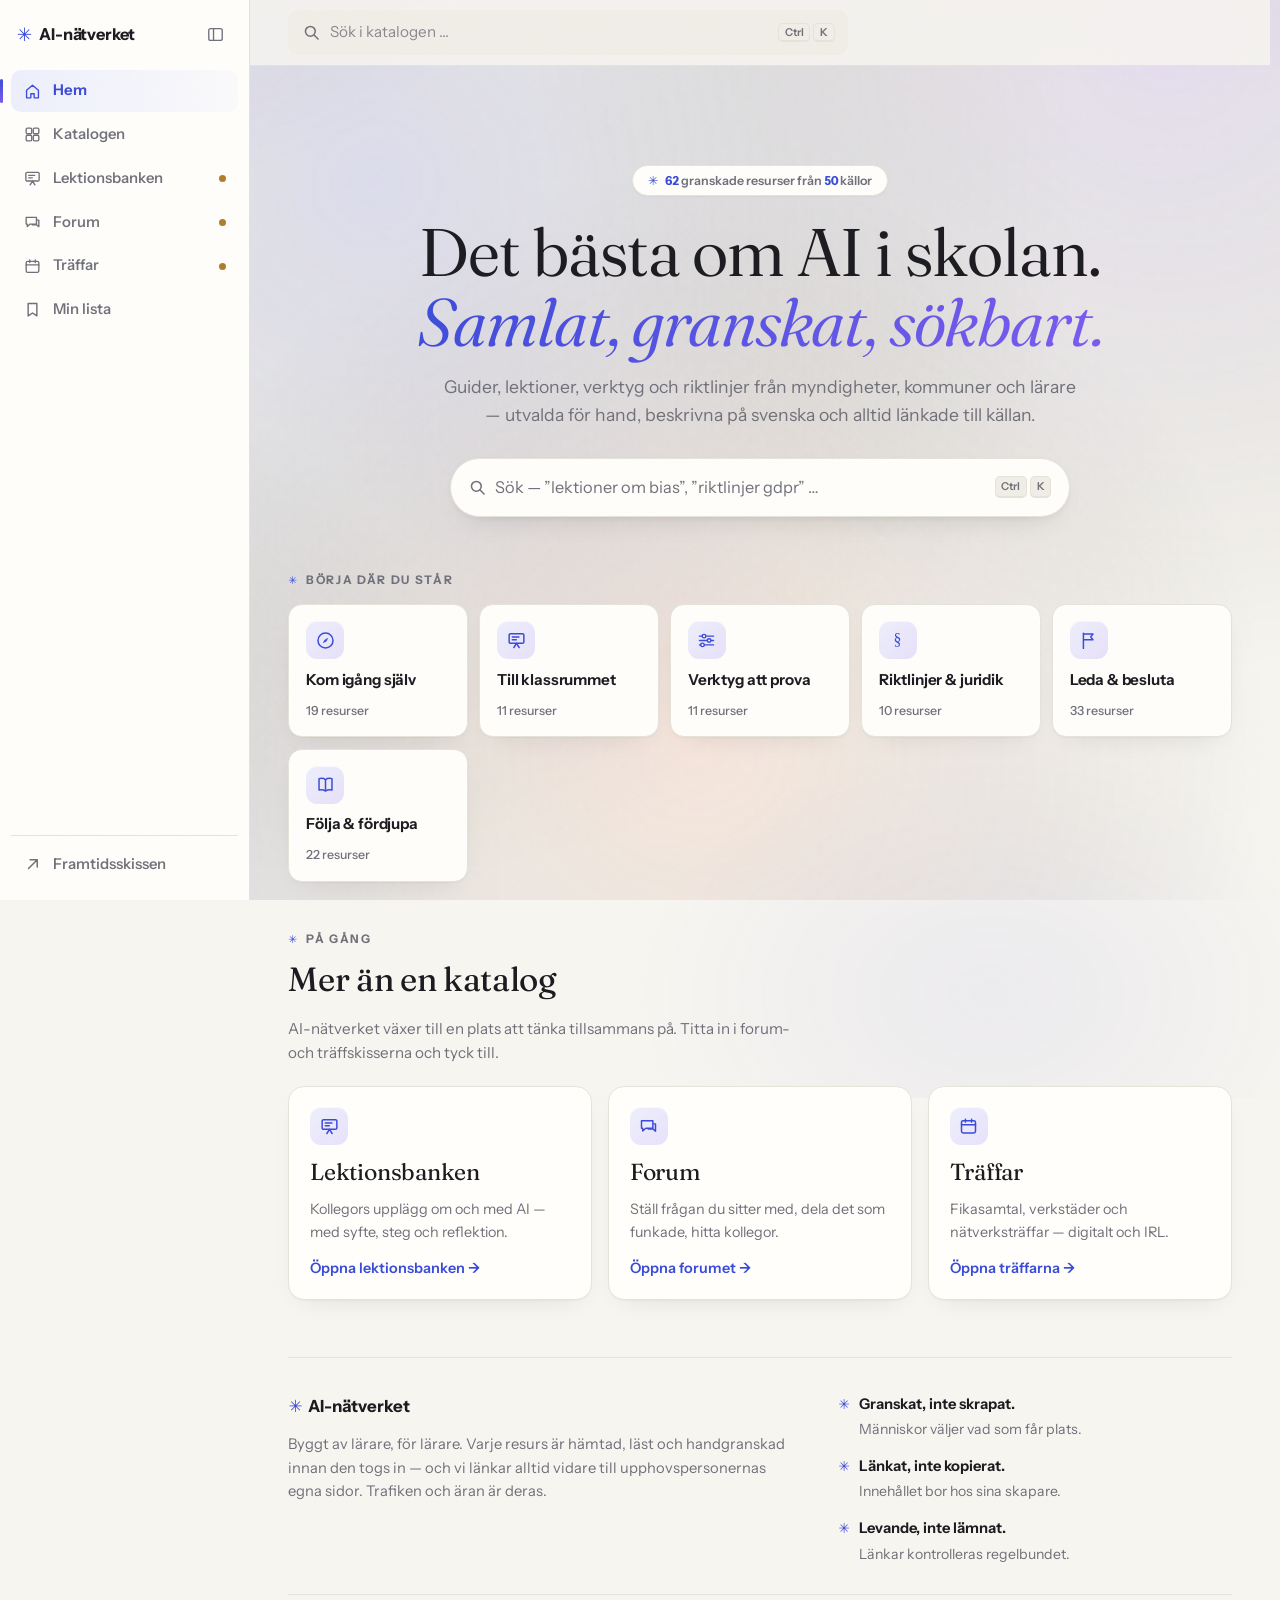
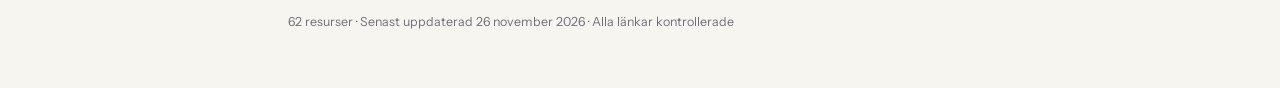
<file: site/index.html>
<!doctype html>
<html lang="sv">
<head>
  <meta charset="utf-8">
  <meta name="viewport" content="width=device-width, initial-scale=1">
  <title>AI-nätverket — AI och pedagogik i svensk skola</title>
  <meta name="description" content="Det bästa som redan finns om AI i skolan — granskat, beskrivet och sökbart. Guider, lektioner, verktyg, riktlinjer och forskning från myndigheter, kommuner och lärare.">
  <link rel="preconnect" href="https://fonts.googleapis.com">
  <link rel="preconnect" href="https://fonts.gstatic.com" crossorigin>
  <link href="https://fonts.googleapis.com/css2?family=Fraunces:ital,opsz,wght@0,9..144,300..700;1,9..144,300..700&family=Instrument+Sans:ital,wght@0,400..700;1,400..700&display=swap" rel="stylesheet">
  <link rel="stylesheet" href="stil.css">
  <link rel="icon" href="data:image/svg+xml,%3Csvg xmlns='http://www.w3.org/2000/svg' viewBox='0 0 100 100'%3E%3Ctext y='80' font-size='90'%3E✳%3C/text%3E%3C/svg%3E">
</head>
<body>

<svg style="display:none" aria-hidden="true" xmlns="http://www.w3.org/2000/svg">
  <defs>
    <symbol id="ik-hem" viewBox="0 0 24 24">
      <path d="M4.5 10.5 12 4l7.5 6.5V20h-5.4v-5.2h-4.2V20H4.5Z" fill="none" stroke="currentColor" stroke-width="1.7" stroke-linejoin="round"/>
    </symbol>
    <symbol id="ik-rutnat" viewBox="0 0 24 24">
      <g fill="none" stroke="currentColor" stroke-width="1.7">
        <rect x="4" y="4" width="7" height="7" rx="1.6"/><rect x="13" y="4" width="7" height="7" rx="1.6"/>
        <rect x="4" y="13" width="7" height="7" rx="1.6"/><rect x="13" y="13" width="7" height="7" rx="1.6"/>
      </g>
    </symbol>
    <symbol id="ik-kompass" viewBox="0 0 24 24">
      <circle cx="12" cy="12" r="8.6" fill="none" stroke="currentColor" stroke-width="1.7"/>
      <path d="M15.2 8.8 13 13 8.8 15.2 11 11 Z" fill="currentColor"/>
    </symbol>
    <symbol id="ik-tavla" viewBox="0 0 24 24">
      <rect x="3.6" y="4.2" width="16.8" height="11" rx="1.6" fill="none" stroke="currentColor" stroke-width="1.7"/>
      <path d="M7.2 8h7.6M7.2 11.2h4.6" fill="none" stroke="currentColor" stroke-width="1.7" stroke-linecap="round"/>
      <path d="M9 20l3-4.8L15 20" fill="none" stroke="currentColor" stroke-width="1.7" stroke-linecap="round" stroke-linejoin="round"/>
    </symbol>
    <symbol id="ik-verktyg" viewBox="0 0 24 24">
      <g fill="none" stroke="currentColor" stroke-width="1.7" stroke-linecap="round">
        <path d="M4 7h16M4 12h16M4 17h16"/>
        <circle cx="9.2" cy="7" r="2" fill="var(--yta, #fff)"/>
        <circle cx="15" cy="12" r="2" fill="var(--yta, #fff)"/>
        <circle cx="7.4" cy="17" r="2" fill="var(--yta, #fff)"/>
      </g>
    </symbol>
    <symbol id="ik-paragraf" viewBox="0 0 24 24">
      <text x="12" y="17.5" text-anchor="middle" font-size="18" font-family="Georgia, 'Times New Roman', serif" fill="currentColor">§</text>
    </symbol>
    <symbol id="ik-flagga" viewBox="0 0 24 24">
      <path d="M6.2 21V3.8" fill="none" stroke="currentColor" stroke-width="1.7" stroke-linecap="round"/>
      <path d="M6.2 4.6h10.9l-2.6 3.3 2.6 3.3H6.2" fill="none" stroke="currentColor" stroke-width="1.7" stroke-linejoin="round"/>
    </symbol>
    <symbol id="ik-bok" viewBox="0 0 24 24">
      <path d="M12 6.4C10.1 5 7.1 4.7 4.6 5.3v13.1c2.5-.6 5.5-.3 7.4 1.1 1.9-1.4 4.9-1.7 7.4-1.1V5.3C16.9 4.7 13.9 5 12 6.4Z" fill="none" stroke="currentColor" stroke-width="1.7" stroke-linejoin="round"/>
      <path d="M12 6.6v12.6" fill="none" stroke="currentColor" stroke-width="1.7"/>
    </symbol>
    <symbol id="ik-bokmarke" viewBox="0 0 24 24">
      <path d="M6.5 4.5h11V20l-5.5-3.6L6.5 20Z" fill="none" stroke="currentColor" stroke-width="1.8" stroke-linejoin="round"/>
    </symbol>
    <symbol id="ik-bokmarke-fylld" viewBox="0 0 24 24">
      <path d="M6.5 4.5h11V20l-5.5-3.6L6.5 20Z" fill="currentColor" stroke="currentColor" stroke-width="1.8" stroke-linejoin="round"/>
    </symbol>
    <symbol id="ik-extern" viewBox="0 0 24 24">
      <path d="M9 6h9v9M18 6 7 17" fill="none" stroke="currentColor" stroke-width="1.9" stroke-linecap="round" stroke-linejoin="round"/>
    </symbol>
    <symbol id="ik-forum" viewBox="0 0 24 24">
      <path d="M4 5.5h13v8.5H9l-3.6 3V14H4Z" fill="none" stroke="currentColor" stroke-width="1.7" stroke-linejoin="round"/>
      <path d="M17.5 9H20v8.3l-3-2.5h-6" fill="none" stroke="currentColor" stroke-width="1.7" stroke-linejoin="round"/>
    </symbol>
    <symbol id="ik-kalender" viewBox="0 0 24 24">
      <rect x="4" y="5.5" width="16" height="14" rx="2" fill="none" stroke="currentColor" stroke-width="1.7"/>
      <path d="M4 10h16M8.5 3.8v3.2M15.5 3.8v3.2" fill="none" stroke="currentColor" stroke-width="1.7" stroke-linecap="round"/>
    </symbol>
    <symbol id="ik-sok" viewBox="0 0 24 24">
      <circle cx="10.5" cy="10.5" r="7" fill="none" stroke="currentColor" stroke-width="2.2"/>
      <line x1="15.8" y1="15.8" x2="21.5" y2="21.5" stroke="currentColor" stroke-width="2.2" stroke-linecap="round"/>
    </symbol>
    <symbol id="ik-sidomeny" viewBox="0 0 24 24">
      <rect x="3.5" y="4.5" width="17" height="15" rx="2.4" fill="none" stroke="currentColor" stroke-width="1.7"/>
      <path d="M9.5 4.5v15" fill="none" stroke="currentColor" stroke-width="1.7"/>
    </symbol>
  </defs>
</svg>

<canvas class="duk" id="duk" aria-hidden="true"></canvas>

<div class="skal">

<div class="bakplatta" id="bakplatta" hidden></div>

<aside class="sidomeny" id="sidomeny">
  <div class="sidomeny__topp">
    <a class="sidomeny__marke" href="#/hem"><span aria-hidden="true">✳</span><span class="sidomeny__text">AI-nätverket</span></a>
    <button class="sidomeny__kollaps" id="kollaps" type="button" title="Fäll ihop menyn" aria-label="Fäll ihop menyn">
      <svg aria-hidden="true"><use href="#ik-sidomeny"></use></svg>
    </button>
  </div>
  <nav class="sidomeny__nav" aria-label="Huvudmeny">
    <a href="#/hem" data-vy="hem"><svg aria-hidden="true"><use href="#ik-hem"></use></svg><span class="sidomeny__text">Hem</span></a>
    <a href="#/katalog" data-vy="katalog"><svg aria-hidden="true"><use href="#ik-rutnat"></use></svg><span class="sidomeny__text">Katalogen</span></a>
    <a href="#/lektioner" data-vy="lektioner"><svg aria-hidden="true"><use href="#ik-tavla"></use></svg><span class="sidomeny__text">Lektionsbanken</span><span class="demo-prik" title="Skiss"></span></a>
    <a href="#/forum" data-vy="forum"><svg aria-hidden="true"><use href="#ik-forum"></use></svg><span class="sidomeny__text">Forum</span><span class="demo-prik" title="Skiss"></span></a>
    <a href="#/traffar" data-vy="traffar"><svg aria-hidden="true"><use href="#ik-kalender"></use></svg><span class="sidomeny__text">Träffar</span><span class="demo-prik" title="Skiss"></span></a>
    <a href="#/lista" data-vy="lista"><svg aria-hidden="true"><use href="#ik-bokmarke"></use></svg><span class="sidomeny__text">Min lista</span><span class="nav__antal" id="lista-antal" hidden></span></a>
  </nav>
  <div class="sidomeny__fot">
    <a href="prototyp/index.html"><svg aria-hidden="true"><use href="#ik-extern"></use></svg><span class="sidomeny__text">Framtidsskissen</span></a>
  </div>
</aside>

<div class="huvudyta">

  <div class="topprad">
    <button class="topprad__meny" id="oppna-meny" type="button" aria-label="Öppna menyn">
      <svg aria-hidden="true"><use href="#ik-sidomeny"></use></svg>
    </button>
    <div class="sok__falt sok__falt--topp">
      <svg class="sok__ikon" aria-hidden="true"><use href="#ik-sok"></use></svg>
      <input id="sokfalt" type="search" autocomplete="off" spellcheck="false"
             placeholder="Sök i katalogen …" aria-label="Sök i katalogen">
      <button id="rensa-sok" class="sok__rensa" type="button" hidden aria-label="Rensa sökningen">×</button>
      <button class="sok__kbd" id="oppna-palett" type="button" title="Öppna snabbsök"><kbd>Ctrl</kbd><kbd>K</kbd></button>
    </div>
  </div>

  <main class="vyer">

    <section class="vy" data-vy="hem" aria-label="Hem">
      <div class="ram">
        <div class="hero__inre">
          <p class="hero__pill" id="hero-pill">Granskad katalog · uppdaterad löpande</p>
          <h1 class="hero__rubrik">Det bästa om AI i skolan.<br><em>Samlat, granskat, sökbart.</em></h1>
          <p class="hero__ingress">
            Guider, lektioner, verktyg och riktlinjer från myndigheter, kommuner och
            lärare — utvalda för hand, beskrivna på svenska och alltid länkade till källan.
          </p>
          <button class="storsok" id="storsok" type="button">
            <svg class="sok__ikon" aria-hidden="true"><use href="#ik-sok"></use></svg>
            <span>Sök — ”lektioner om bias”, ”riktlinjer gdpr” …</span>
            <span class="storsok__kbd"><kbd>Ctrl</kbd><kbd>K</kbd></span>
          </button>
        </div>

        <div class="ingangar avsnitt-reveal">
          <p class="ogonbryn">Börja där du står</p>
          <div class="ingangar__nat" id="ingangar"></div>
        </div>

        <div class="mer avsnitt-reveal">
          <p class="ogonbryn">På gång</p>
          <h2>Mer än en katalog</h2>
          <p class="mer__intro">AI-nätverket växer till en plats att tänka tillsammans på.
          Titta in i forum- och träffskisserna och tyck till.</p>
          <div class="mer__nat">
            <a class="mer__kort" href="#/lektioner">
              <span class="ik" aria-hidden="true"><svg><use href="#ik-tavla"></use></svg></span>
              <h3>Lektionsbanken</h3>
              <p>Kollegors upplägg om och med AI — med syfte, steg och reflektion.</p>
              <span class="mer__lank">Öppna lektionsbanken →</span>
            </a>
            <a class="mer__kort" href="#/forum">
              <span class="ik" aria-hidden="true"><svg><use href="#ik-forum"></use></svg></span>
              <h3>Forum</h3>
              <p>Ställ frågan du sitter med, dela det som funkade, hitta kollegor.</p>
              <span class="mer__lank">Öppna forumet →</span>
            </a>
            <a class="mer__kort" href="#/traffar">
              <span class="ik" aria-hidden="true"><svg><use href="#ik-kalender"></use></svg></span>
              <h3>Träffar</h3>
              <p>Fikasamtal, verkstäder och nätverksträffar — digitalt och IRL.</p>
              <span class="mer__lank">Öppna träffarna →</span>
            </a>
          </div>
        </div>

        <footer class="fot" id="om">
          <div class="fot__spalter">
            <div>
              <p class="fot__marke"><span aria-hidden="true">✳</span> AI-nätverket</p>
              <p class="fot__text">
                Byggt av lärare, för lärare. Varje resurs är hämtad, läst och handgranskad
                innan den togs in — och vi länkar alltid vidare till upphovspersonernas egna
                sidor. Trafiken och äran är deras.
              </p>
            </div>
            <ul class="fot__principer">
              <li><b>Granskat, inte skrapat.</b><span>Människor väljer vad som får plats.</span></li>
              <li><b>Länkat, inte kopierat.</b><span>Innehållet bor hos sina skapare.</span></li>
              <li><b>Levande, inte lämnat.</b><span>Länkar kontrolleras regelbundet.</span></li>
            </ul>
          </div>
          <p class="fot__meta" id="fot-meta"></p>
        </footer>
      </div>
    </section>

    <section class="vy" data-vy="katalog" aria-label="Katalogen">
      <div class="ram">
        <div class="vy__huvud">
          <p class="ogonbryn">Katalogen</p>
          <h2>Bläddra, filtrera eller sök</h2>
        </div>

        <div class="filter">
          <div class="filter__grupp" data-grupp="typ">
            <span class="filter__etikett">Jag letar efter</span>
            <div class="chips" id="chips-typ" role="group" aria-label="Filtrera på resurstyp"></div>
          </div>
          <div class="filter__grupp" data-grupp="teman">
            <span class="filter__etikett">Tema</span>
            <div class="chips" id="chips-teman" role="group" aria-label="Filtrera på tema"></div>
          </div>
          <div class="filter__rad">
            <details class="meny" data-grupp="malgrupp">
              <summary>Målgrupp<span class="meny__antal" hidden></span></summary>
              <div class="meny__lista"></div>
            </details>
            <details class="meny" data-grupp="stadium">
              <summary>Stadium<span class="meny__antal" hidden></span></summary>
              <div class="meny__lista"></div>
            </details>
            <details class="meny" data-grupp="kostnad">
              <summary>Kostnad<span class="meny__antal" hidden></span></summary>
              <div class="meny__lista"></div>
            </details>
            <button id="rensa-allt" class="filter__rensa" type="button" hidden>Rensa alla filter</button>
          </div>
        </div>

        <p class="resultat__antal" id="antal" role="status" aria-live="polite"></p>
        <div class="kortnat" id="kortnat"></div>
        <div class="tomt" id="tomt" hidden>
          <p class="tomt__stjarna" aria-hidden="true">✳</p>
          <p class="tomt__rubrik">Inget här — än.</p>
          <p>Ingen resurs matchar sökningen. Prova ett bredare ord, eller
             <button class="tomt__knapp" id="tomt-rensa" type="button">rensa allt</button>.</p>
        </div>
      </div>
    </section>

    <section class="vy" data-vy="lektioner" aria-label="Lektionsbanken">
      <div class="ram">
        <div class="vy__huvud">
          <p class="ogonbryn">Lektionsbanken · <span class="demo-ord">Skiss</span></p>
          <h2>Undervisning om och med AI</h2>
          <p class="mer__intro">Beprövade upplägg från kollegor — med syfte, material, steg
          och lärarens egen reflektion. Klicka på en lektion för hela upplägget.</p>
        </div>
        <p class="demo-banner">Lektionerna nedan är exempel, och det du delar sparas bara i
        din webbläsare — men flödena är på riktigt. Tyck till i Utvärderingsrummet.</p>
        <div class="verktygsrad">
          <div class="chips" id="lek-filter" role="group" aria-label="Filtrera lektioner"></div>
          <button class="knapp knapp--primar" id="lek-dela" type="button">+ Dela en lektion</button>
        </div>
        <div class="lek-nat" id="lek-nat"></div>
      </div>
    </section>

    <section class="vy" data-vy="forum" aria-label="Forum">
      <div class="ram ram--smal">
        <div class="vy__huvud">
          <p class="ogonbryn">Forum · <span class="demo-ord">Skiss</span></p>
          <h2>Tänk tillsammans</h2>
          <p class="mer__intro">Ställ frågan du sitter med, dela det som funkade,
          hitta kollegor med samma utmaning.</p>
        </div>
        <p class="demo-banner">Trådarna är exempel, och det du skriver sparas bara i din
        webbläsare — men flödena är på riktigt. Tyck till i Utvärderingsrummet.</p>
        <div class="verktygsrad">
          <div class="chips" id="forum-kategorier" role="group" aria-label="Filtrera på kategori"></div>
          <button class="knapp knapp--primar" id="trad-ny" type="button">+ Starta en tråd</button>
        </div>
        <div class="tradar" id="tradar-lista"></div>
      </div>
    </section>

    <section class="vy" data-vy="traffar" aria-label="Träffar">
      <div class="ram ram--smal">
        <div class="vy__huvud">
          <p class="ogonbryn">Träffar · <span class="demo-ord">Skiss</span></p>
          <h2>Ses och lär</h2>
          <p class="mer__intro">Digitala fikasamtal, verkstäder och nätverksträffar —
          anmäl dig, eller skapa en egen.</p>
        </div>
        <p class="demo-banner">Träffarna är exempel, och anmälningar sparas bara i din
        webbläsare — men flödena är på riktigt. Tyck till i Utvärderingsrummet.</p>
        <div class="verktygsrad">
          <span class="verktygsrad__text" id="traff-antal"></span>
          <button class="knapp knapp--primar" id="traff-ny" type="button">+ Skapa en träff</button>
        </div>
        <div class="traffar" id="traffar-lista"></div>
      </div>
    </section>

    <section class="vy" data-vy="lista" aria-label="Min lista">
      <div class="ram ram--smal">
        <div class="vy__huvud">
          <p class="ogonbryn">Min lista</p>
          <h2 id="lista-rubrik"></h2>
          <p class="mer__intro">Sparas i din webbläsare — perfekt för att samla material till en
          lektion, ett arbetslag eller en studiedag.</p>
        </div>
        <div class="lista__rader" id="lista-rader"></div>
        <div class="qv__rad">
          <button class="knapp knapp--primar" id="lista-kopiera" type="button">Kopiera alla länkar</button>
          <button class="knapp" id="lista-rensa" type="button">Töm listan</button>
        </div>
      </div>
    </section>

  </main>
</div>
</div>

<dialog class="dialog qv" id="qv" aria-label="Resursdetaljer">
  <button class="dialog__stang" type="button" data-stang aria-label="Stäng">×</button>
  <div class="qv__media" id="qv-media"></div>
  <div class="qv__kropp">
    <p class="qv__topp" id="qv-topp"></p>
    <h3 class="qv__titel" id="qv-titel"></h3>
    <p class="qv__beskrivning" id="qv-beskrivning"></p>
    <div class="qv__taggar" id="qv-taggar"></div>
    <div class="qv__rad">
      <a class="knapp knapp--primar" id="qv-oppna" href="#" target="_blank" rel="noopener">
        Öppna hos källan <svg aria-hidden="true"><use href="#ik-extern"></use></svg>
      </a>
      <button class="knapp" id="qv-spara" type="button"></button>
    </div>
  </div>
</dialog>

<dialog class="dialog palett" id="palett" aria-label="Snabbsök">
  <div class="palett__falt">
    <svg class="sok__ikon" aria-hidden="true"><use href="#ik-sok"></use></svg>
    <input id="palett-input" type="text" autocomplete="off" spellcheck="false" placeholder="Snabbsök i katalogen …" aria-label="Snabbsök">
    <kbd>Esc</kbd>
  </div>
  <div class="palett__resultat" id="palett-resultat" role="listbox" aria-label="Sökträffar"></div>
</dialog>

<dialog class="dialog detalj" id="detalj" aria-label="Detaljer">
  <button class="dialog__stang" type="button" data-stang aria-label="Stäng">×</button>
  <div class="detalj__kropp" id="detalj-kropp"></div>
</dialog>

<script src="data.js"></script>
<script src="prototyp/demo.js"></script>
<script src="app.js"></script>
</body>
</html>
</file>
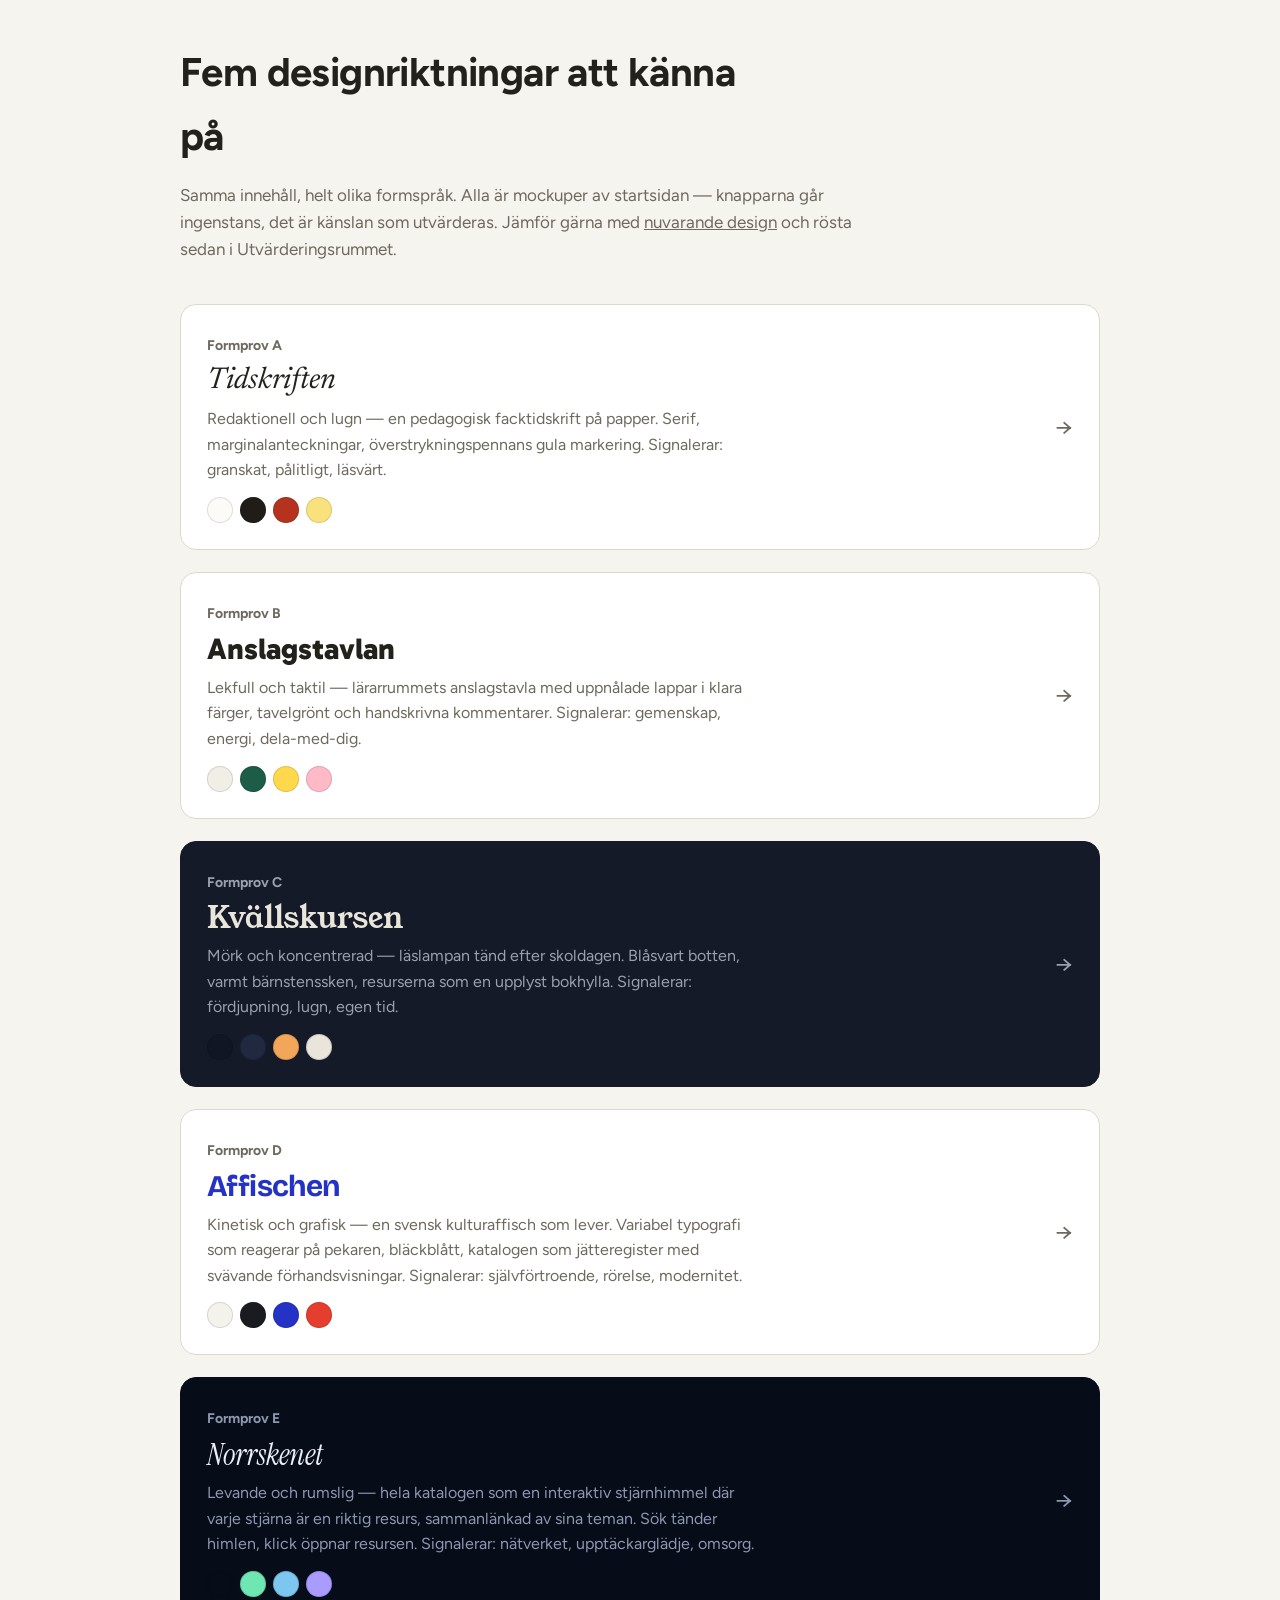
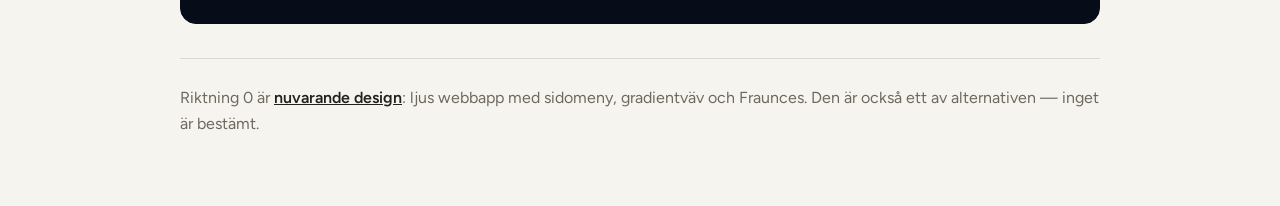
<file: site/formprov/index.html>
<!doctype html>
<html lang="sv">
<head>
<meta charset="utf-8">
<meta name="viewport" content="width=device-width, initial-scale=1">
<title>Formprov — fem designriktningar</title>
<link rel="preconnect" href="https://fonts.googleapis.com">
<link rel="preconnect" href="https://fonts.gstatic.com" crossorigin>
<link href="https://fonts.googleapis.com/css2?family=Newsreader:ital@1&family=Gabarito:wght@700;800&family=Young+Serif&family=Figtree:wght@400;500;600;700&family=Bricolage+Grotesque:opsz,wght@12..96,700&family=Instrument+Serif:ital@1&display=swap" rel="stylesheet">
<style>
:root{ --bg:#f6f4ef; --ink:#23211c; --dis:#6e695e; --kant:#ddd8cc }
*{box-sizing:border-box;margin:0;padding:0}
body{background:var(--bg); color:var(--ink); font-family:"Figtree",system-ui,sans-serif; font-size:17px; line-height:1.6}
.yta{max-width:960px; margin:0 auto; padding:40px 20px 70px}
h1{font-size:clamp(28px,4.5vw,40px); font-weight:700; letter-spacing:-.015em; max-width:22ch}
.ingress{margin-top:14px; color:var(--dis); max-width:62ch}
.ingress a{color:inherit}
.prov{margin-top:40px; display:grid; gap:22px}
.kort{display:grid; grid-template-columns:minmax(0,1fr) auto; gap:18px; align-items:center; text-decoration:none; color:inherit; border:1.5px solid var(--kant); border-radius:16px; background:#fff; padding:26px 26px; transition:border-color .15s ease, transform .15s ease}
.kort:hover{border-color:var(--ink); transform:translateY(-2px)}
.kort .bokstav{font-size:14px; font-weight:700; color:var(--dis)}
.kort h2{margin-top:6px; font-size:30px; line-height:1.15}
.kort p{margin-top:8px; color:var(--dis); font-size:16px; max-width:56ch}
.kort .palett{display:flex; gap:7px; margin-top:14px}
.kort .palett i{width:26px; height:26px; border-radius:50%; border:1px solid rgba(0,0,0,.12)}
.kort .pil{font-size:24px; color:var(--dis)}
.kort:hover .pil{color:var(--ink)}
.kort--a h2{font-family:"Newsreader",Georgia,serif; font-style:italic; font-weight:400}
.kort--b h2{font-family:"Gabarito",sans-serif; font-weight:800}
.kort--c{background:#151a28; color:#e9e5da; border-color:#151a28}
.kort--c h2{font-family:"Young Serif",Georgia,serif; font-weight:400}
.kort--c p,.kort--c .bokstav,.kort--c .pil{color:#9aa0b0}
.kort--c:hover{border-color:#f2a65a}
.kort--c:hover .pil{color:#f2a65a}
.kort--d h2{font-family:"Bricolage Grotesque",sans-serif; font-weight:700; letter-spacing:-.02em; color:#2433C6}
.kort--d:hover{border-color:#2433C6}
.kort--d:hover .pil{color:#2433C6}
.kort--e{background:#070C19; color:#ECEFF9; border-color:#070C19}
.kort--e h2{font-family:"Instrument Serif",Georgia,serif; font-weight:400; font-style:italic}
.kort--e p,.kort--e .bokstav,.kort--e .pil{color:#8E97AF}
.kort--e:hover{border-color:#6FE7B2}
.kort--e:hover .pil{color:#6FE7B2}
.nuvarande{margin-top:34px; padding-top:26px; border-top:1.5px solid var(--kant); color:var(--dis); font-size:16px}
.nuvarande a{color:var(--ink); font-weight:600}
@media(max-width:560px){ .kort{grid-template-columns:minmax(0,1fr)} .kort .pil{display:none} }
:focus-visible{outline:2px solid var(--ink); outline-offset:3px}
</style>
</head>
<body>
<div class="yta">
  <h1>Fem designriktningar att känna på</h1>
  <p class="ingress">Samma innehåll, helt olika formspråk. Alla är mockuper av startsidan — knapparna går ingenstans, det är känslan som utvärderas. Jämför gärna med <a href="../">nuvarande design</a> och rösta sedan i Utvärderingsrummet.</p>

  <div class="prov">
    <a class="kort kort--a" href="tidskriften.html">
      <span>
        <span class="bokstav">Formprov A</span>
        <h2>Tidskriften</h2>
        <p>Redaktionell och lugn — en pedagogisk facktidskrift på papper. Serif, marginalanteckningar, överstrykningspennans gula markering. Signalerar: granskat, pålitligt, läsvärt.</p>
        <span class="palett"><i style="background:#fcfbf7"></i><i style="background:#201d18"></i><i style="background:#b5321f"></i><i style="background:#f9e27d"></i></span>
      </span>
      <span class="pil">→</span>
    </a>
    <a class="kort kort--b" href="anslagstavlan.html">
      <span>
        <span class="bokstav">Formprov B</span>
        <h2>Anslagstavlan</h2>
        <p>Lekfull och taktil — lärarrummets anslagstavla med uppnålade lappar i klara färger, tavelgrönt och handskrivna kommentarer. Signalerar: gemenskap, energi, dela-med-dig.</p>
        <span class="palett"><i style="background:#f1eee6"></i><i style="background:#1d5c47"></i><i style="background:#ffd84d"></i><i style="background:#ffb9c7"></i></span>
      </span>
      <span class="pil">→</span>
    </a>
    <a class="kort kort--c" href="kvallskursen.html">
      <span>
        <span class="bokstav">Formprov C</span>
        <h2>Kvällskursen</h2>
        <p>Mörk och koncentrerad — läslampan tänd efter skoldagen. Blåsvart botten, varmt bärnstenssken, resurserna som en upplyst bokhylla. Signalerar: fördjupning, lugn, egen tid.</p>
        <span class="palett"><i style="background:#111624"></i><i style="background:#202940"></i><i style="background:#f2a65a"></i><i style="background:#e9e5da"></i></span>
      </span>
      <span class="pil">→</span>
    </a>
    <a class="kort kort--d" href="affischen.html">
      <span>
        <span class="bokstav">Formprov D</span>
        <h2>Affischen</h2>
        <p>Kinetisk och grafisk — en svensk kulturaffisch som lever. Variabel typografi som reagerar på pekaren, bläckblått, katalogen som jätteregister med svävande förhandsvisningar. Signalerar: självförtroende, rörelse, modernitet.</p>
        <span class="palett"><i style="background:#F3F2EB"></i><i style="background:#1A1B20"></i><i style="background:#2433C6"></i><i style="background:#E53D2E"></i></span>
      </span>
      <span class="pil">→</span>
    </a>
    <a class="kort kort--e" href="norrskenet.html">
      <span>
        <span class="bokstav">Formprov E</span>
        <h2>Norrskenet</h2>
        <p>Levande och rumslig — hela katalogen som en interaktiv stjärnhimmel där varje stjärna är en riktig resurs, sammanlänkad av sina teman. Sök tänder himlen, klick öppnar resursen. Signalerar: nätverket, upptäckarglädje, omsorg.</p>
        <span class="palett"><i style="background:#070C19"></i><i style="background:#6FE7B2"></i><i style="background:#7CC6EF"></i><i style="background:#A99BFF"></i></span>
      </span>
      <span class="pil">→</span>
    </a>
  </div>

  <p class="nuvarande">Riktning 0 är <a href="../">nuvarande design</a>: ljus webbapp med sidomeny, gradientväv och Fraunces. Den är också ett av alternativen — inget är bestämt.</p>
</div>
</body>
</html>
</file>
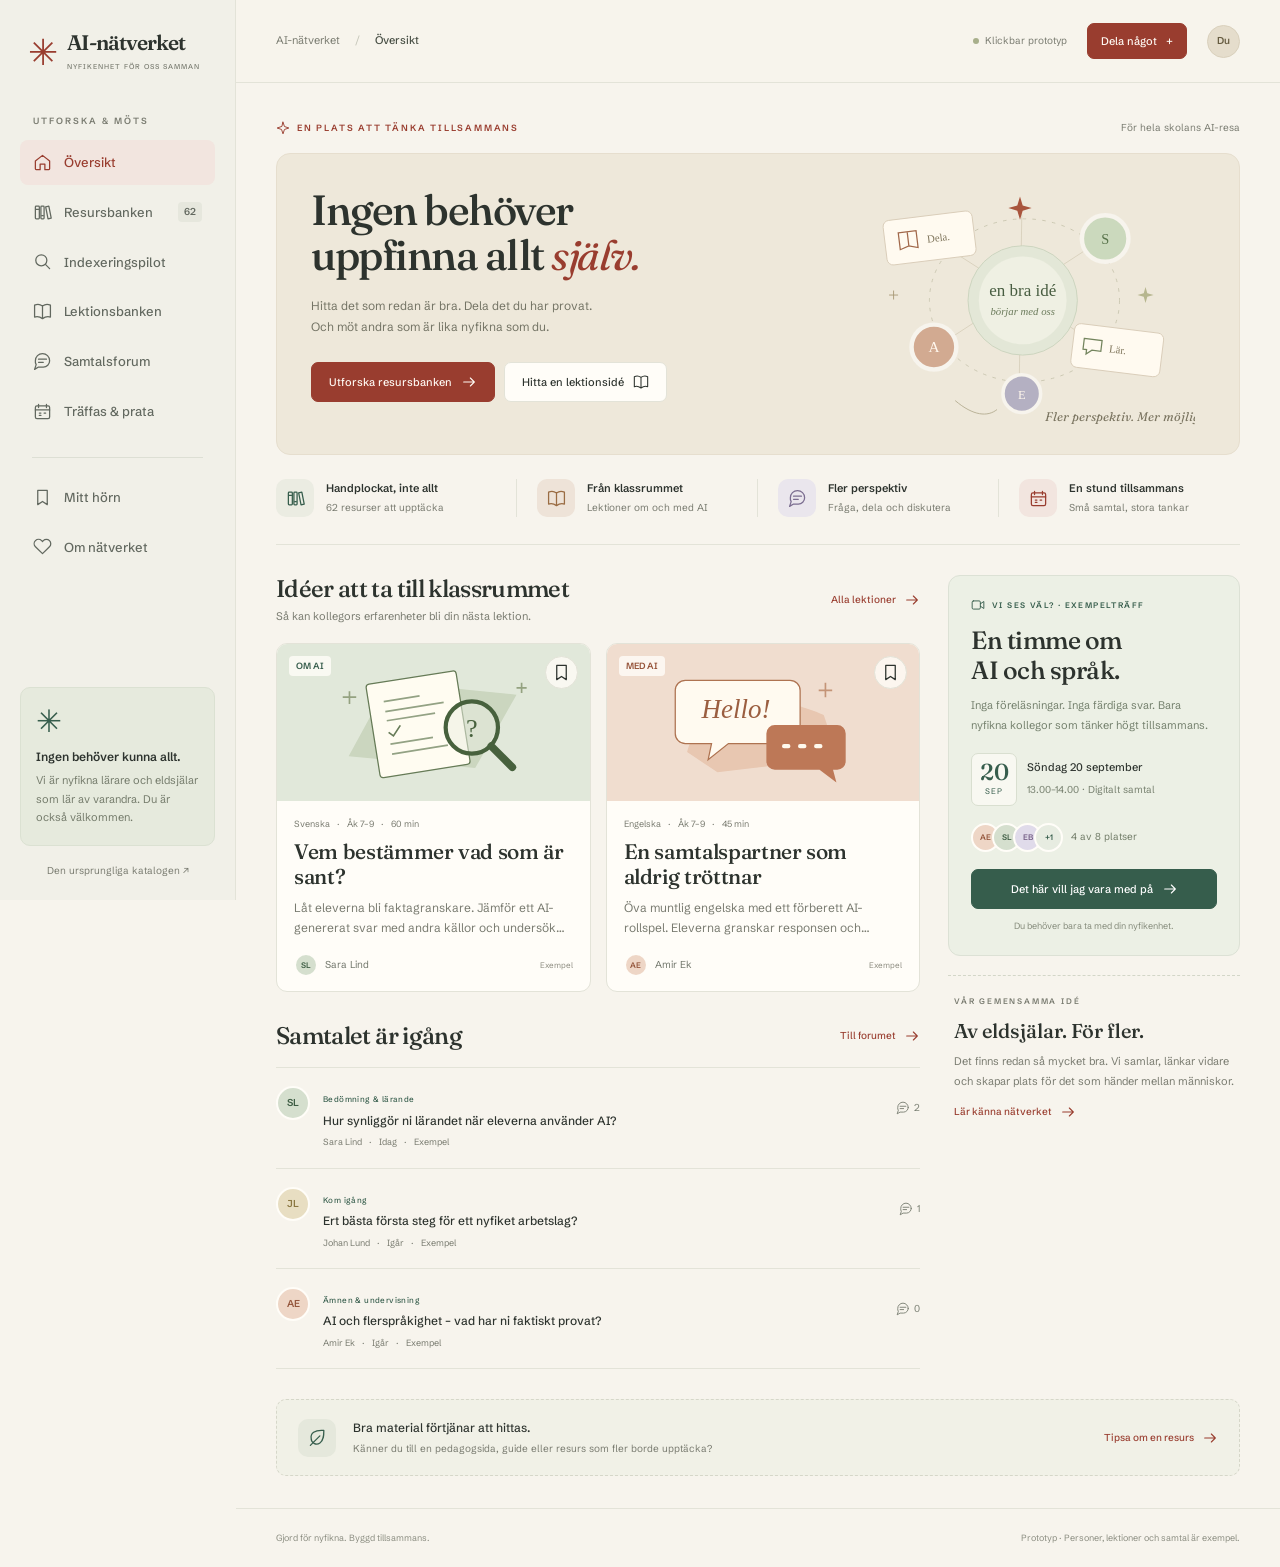
<file: site/prototyp/index.html>
<!doctype html>
<html lang="sv">
<head>
  <meta charset="utf-8">
  <meta name="viewport" content="width=device-width, initial-scale=1">
  <meta name="theme-color" content="#f7f4ed">
  <meta name="description" content="En klickbar framtidsbild av AI-nätverket. Upptäck resurser, dela undervisning och lär tillsammans med andra i skolan.">
  <title>AI-nätverket · En plats att tänka tillsammans</title>
  <link rel="preconnect" href="https://fonts.googleapis.com">
  <link rel="preconnect" href="https://fonts.gstatic.com" crossorigin>
  <link href="https://fonts.googleapis.com/css2?family=Fraunces:ital,opsz,wght@0,9..144,400;0,9..144,500;0,9..144,600;1,9..144,400;1,9..144,500&family=Schibsted+Grotesk:wght@400;500;600;700&display=swap" rel="stylesheet">
  <link rel="stylesheet" href="stil.css">
  <link rel="stylesheet" href="pilot.css?v=20260916-pilot1">
  <link rel="icon" href="data:image/svg+xml,%3Csvg xmlns='http://www.w3.org/2000/svg' viewBox='0 0 100 100'%3E%3Crect width='100' height='100' rx='24' fill='%239a382b'/%3E%3Ctext x='50' y='76' text-anchor='middle' font-size='88' fill='%23fff7ec'%3E✳%3C/text%3E%3C/svg%3E">
</head>
<body>
  <a class="skip-link" href="#main">Hoppa till innehållet</a>
  <div class="mobile-bar"><a href="#/hem" class="mobile-brand">✳ AI-nätverket</a><button id="mobile-menu" class="icon-button" aria-label="Öppna menyn" aria-expanded="false" aria-controls="sidebar"></button></div>
  <button class="sidebar-backdrop" id="sidebar-backdrop" aria-label="Stäng menyn" hidden></button>
  <aside class="sidebar" id="sidebar" aria-label="Huvudmeny"></aside>
  <div class="workspace">
    <header class="topbar">
      <div class="breadcrumb"><span>AI-nätverket</span><span class="breadcrumb-slash">/</span><span id="page-label">Översikt</span></div>
      <div class="topbar-actions"><span class="prototype-label"><span></span> Klickbar prototyp</span><button class="button small primary" data-action="contribute">Dela något <span aria-hidden="true">+</span></button><button class="avatar you" data-action="profile" aria-label="Din profil i prototypen">Du</button></div>
    </header>
    <main id="main" tabindex="-1"></main>
    <footer class="page-footer"><span>Gjord för nyfikna. Byggd tillsammans.</span><span>Prototyp · Personer, lektioner och samtal är exempel.</span></footer>
  </div>
  <dialog id="dialog" aria-labelledby="dialog-title"><button class="dialog-close icon-button" id="close-dialog" aria-label="Stäng dialog"></button><div id="dialog-content"></div></dialog>
  <div id="toast" class="toast" role="status" aria-live="polite" hidden></div>
  <noscript><p>Aktivera JavaScript för att utforska den klickbara prototypen. Den ursprungliga katalogen finns <a href="../index.html">här</a>.</p></noscript>
  <script src="../data.js"></script>
  <script src="demo.js"></script>
  <script src="pilot-data.js?v=20260916-pilot1"></script>
  <script src="pilot-search.js?v=20260916-pilot1"></script>
  <script src="pilot.js?v=20260916-pilot1"></script>
  <script src="app.js?v=20260916-pilot1"></script>
</body>
</html>
</file>
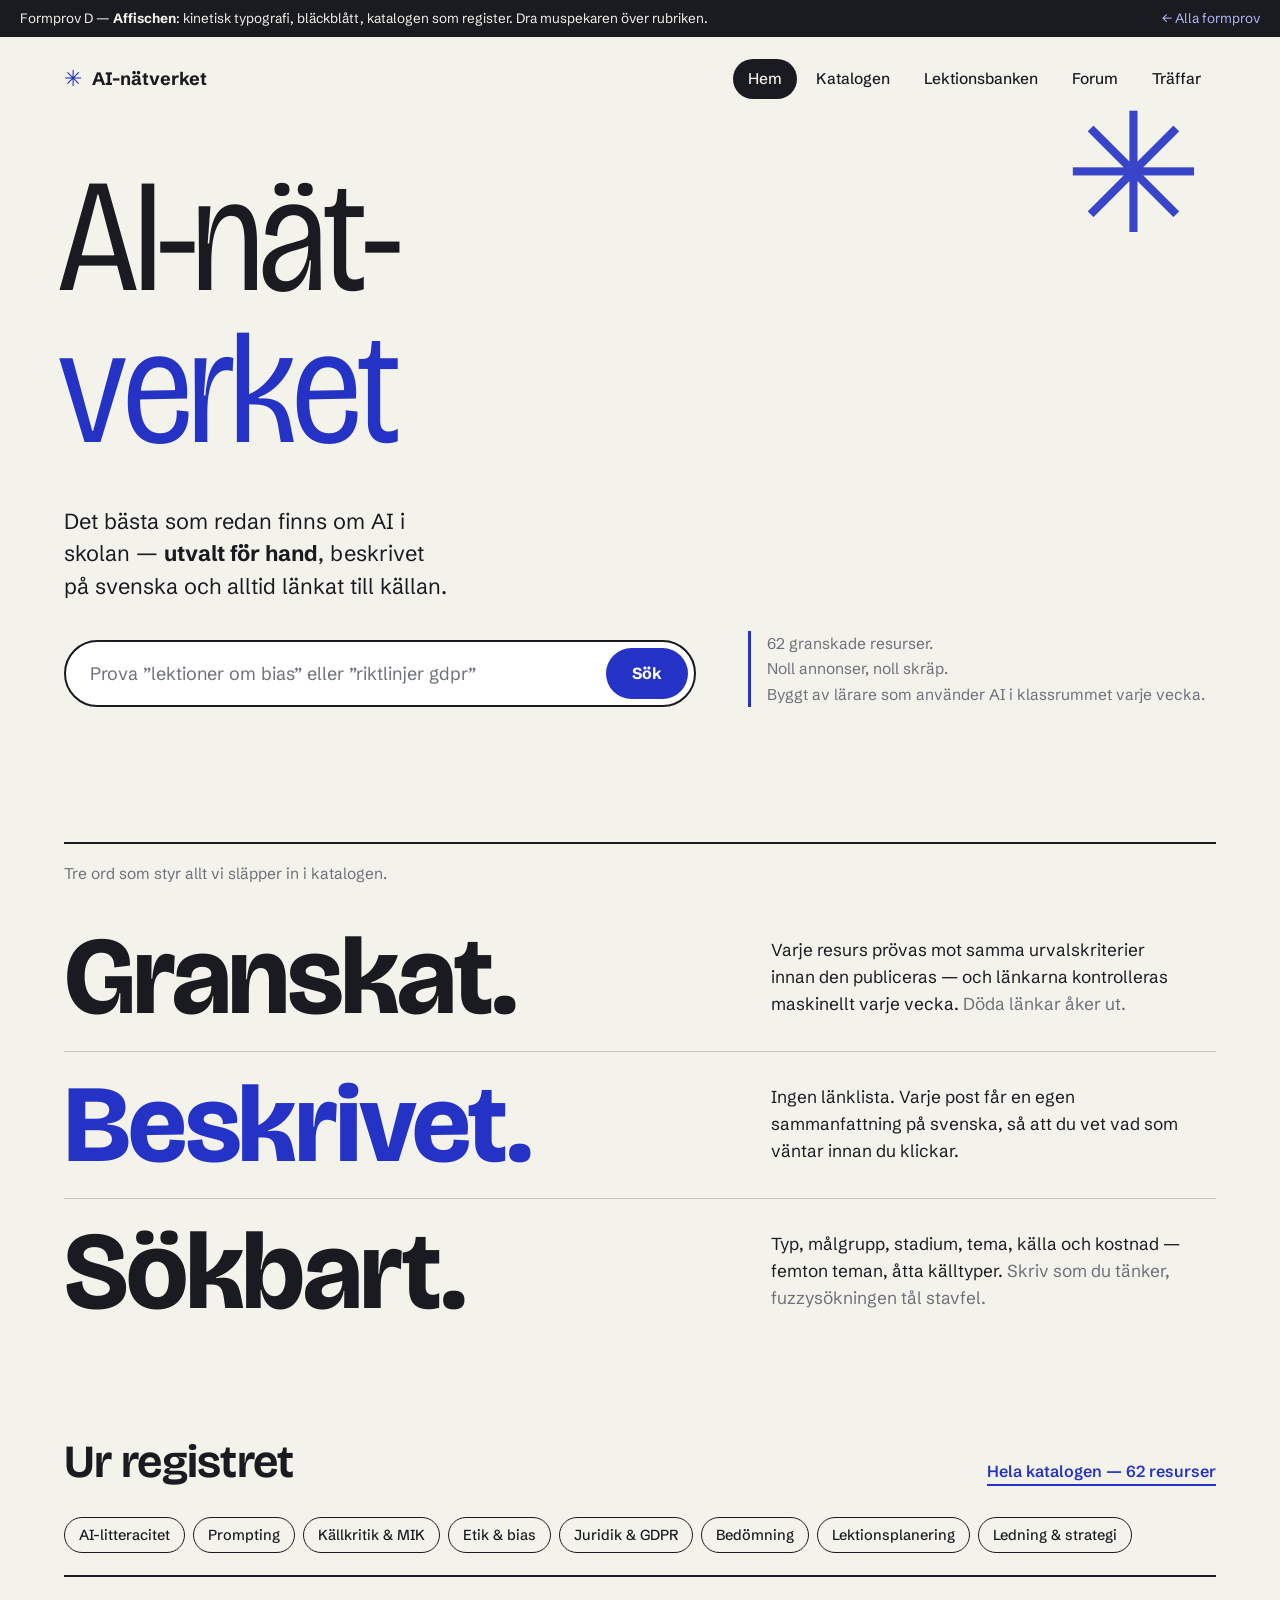
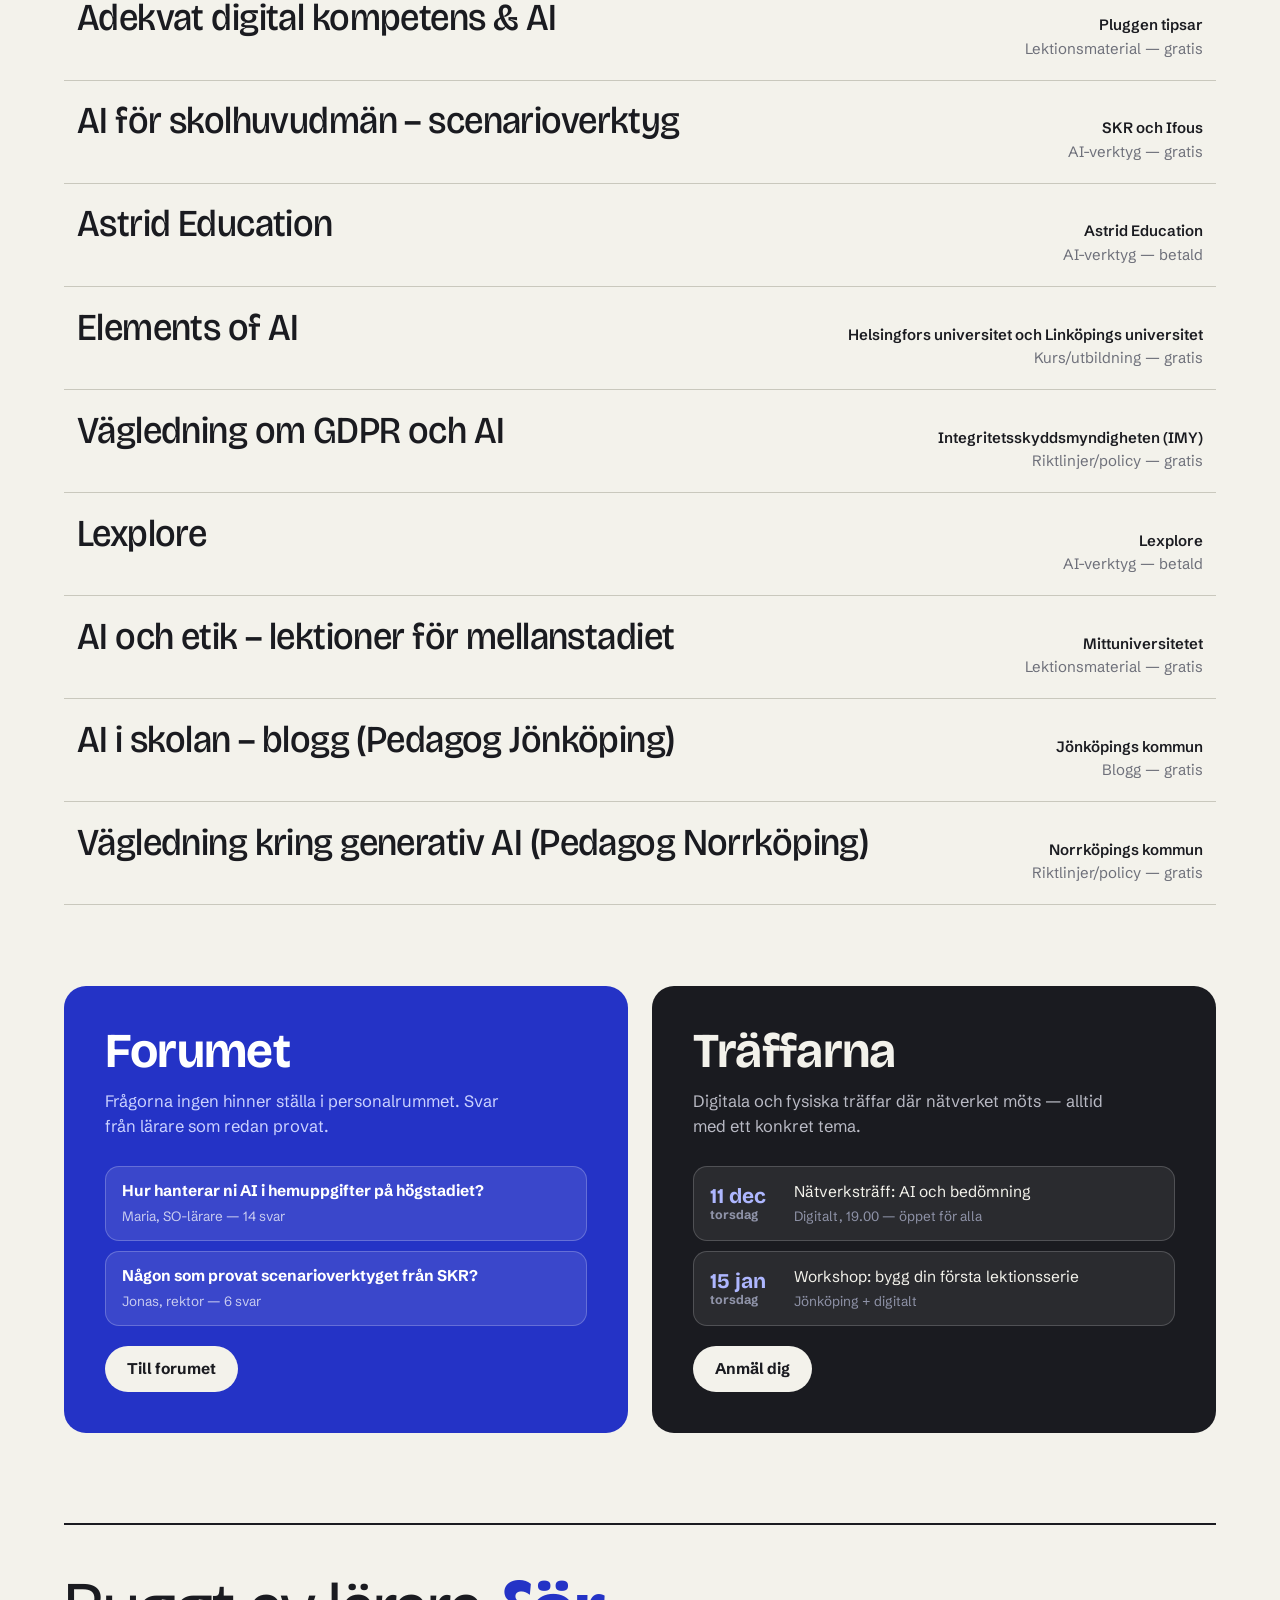
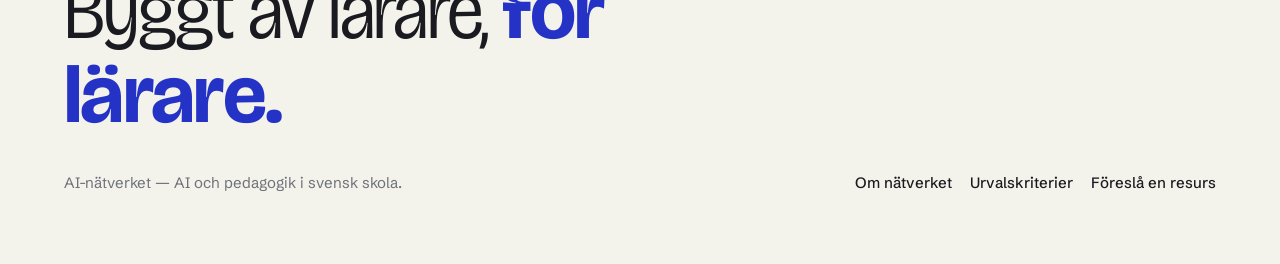
<file: site/formprov/affischen.html>
<!doctype html>
<html lang="sv">
<head>
<meta charset="utf-8">
<meta name="viewport" content="width=device-width, initial-scale=1">
<title>Formprov D · Affischen</title>
<link rel="preconnect" href="https://fonts.googleapis.com">
<link rel="preconnect" href="https://fonts.gstatic.com" crossorigin>
<link href="https://fonts.googleapis.com/css2?family=Bricolage+Grotesque:opsz,wdth,wght@12..96,75..100,200..800&family=Schibsted+Grotesk:ital,wght@0,400..900;1,400..900&display=swap" rel="stylesheet">
<style>
:root{
  --papper:#F3F2EB;
  --ink:#1A1B20;
  --bla:#2433C6;
  --blek:#DCE0FA;
  --rod:#E53D2E;
  --dis:#6E707A;
  --linje:#C9C8BD;
}
*{box-sizing:border-box;margin:0;padding:0}
html{scroll-behavior:smooth}
body{
  background:var(--papper); color:var(--ink);
  font-family:"Schibsted Grotesk",system-ui,sans-serif;
  font-size:17px; line-height:1.55;
  -webkit-font-smoothing:antialiased;
  overflow-x:clip;
}
a{color:inherit}
::selection{background:var(--bla); color:var(--papper)}

.display{font-family:"Bricolage Grotesque",sans-serif}

.provrand{background:var(--ink); color:var(--papper); padding:8px 20px; display:flex; gap:16px; justify-content:space-between; align-items:center; flex-wrap:wrap; font-size:13.5px; position:relative; z-index:60}
.provrand a{color:#AEB7FF; text-decoration:none}
.provrand a:hover{text-decoration:underline}

.ram{max-width:1240px; margin:0 auto; padding:0 clamp(18px,3.5vw,44px)}

/* ---------- topp ---------- */
.topp{display:flex; justify-content:space-between; align-items:center; padding-top:22px; gap:16px}
.marke{display:flex; align-items:center; gap:10px; text-decoration:none; font-weight:700; font-size:18px}
.marke .stjarna{color:var(--bla); font-size:22px; line-height:1}
.topp nav{display:flex; gap:4px; flex-wrap:wrap}
.topp nav a{text-decoration:none; font-size:15.5px; font-weight:500; padding:7px 14px; border-radius:999px; border:1.5px solid transparent}
.topp nav a:hover{border-color:var(--ink)}
.topp nav a.aktiv{background:var(--ink); color:var(--papper)}

/* ---------- hero ---------- */
.hero{position:relative; padding:clamp(40px,7vh,84px) 0 clamp(44px,7vh,80px)}
.jatte{
  font-family:"Bricolage Grotesque",sans-serif;
  font-size:clamp(58px,12.6vw,176px);
  line-height:.94; letter-spacing:-.025em;
  font-variation-settings:"opsz" 96,"wdth" 90,"wght" 320;
  user-select:none; cursor:default;
  margin-left:-.04em;
}
.jatte .bokstav{
  display:inline-block; white-space:pre;
  font-variation-settings:"opsz" 96,"wdth" var(--wd,90),"wght" var(--wt,320);
  transform:translateY(var(--ty,0px));
  will-change:font-variation-settings,transform;
}
.jatte .rad{display:block}
.jatte .rad b{font-weight:inherit; color:var(--bla)}
@media (hover:none){
  .jatte .bokstav{animation:vag 5.2s ease-in-out infinite; animation-delay:calc(var(--i)*.13s)}
  @keyframes vag{
    0%,100%{font-variation-settings:"opsz" 96,"wdth" 85,"wght" 260}
    50%{font-variation-settings:"opsz" 96,"wdth" 100,"wght" 700}
  }
}
.hero__under{display:grid; grid-template-columns:minmax(0,1.35fr) minmax(0,1fr); gap:clamp(24px,4vw,64px); margin-top:clamp(28px,4.5vh,52px); align-items:end}
.hero__ingress{font-size:clamp(18px,1.7vw,22px); line-height:1.5; max-width:34ch; text-wrap:balance}
.hero__ingress strong{font-weight:700}
.hero__fakta{color:var(--dis); font-size:15.5px; line-height:1.65; border-left:3px solid var(--bla); padding-left:16px; justify-self:start}
.storsok{
  margin-top:clamp(26px,4vh,40px);
  display:flex; align-items:center; gap:14px;
  width:min(640px,100%);
  border:2.5px solid var(--ink); border-radius:999px;
  background:#fff; padding:6px 6px 6px 24px;
}
.storsok input{flex:1; min-width:0; border:0; outline:0; background:none; font:inherit; font-size:18px; padding:12px 0}
.storsok input::placeholder{color:var(--dis)}
.storsok button{
  border:0; cursor:pointer; font:inherit; font-weight:700; font-size:16px;
  background:var(--bla); color:#fff; border-radius:999px; padding:13px 26px;
  transition:background .15s ease;
}
.storsok button:hover{background:var(--ink)}
.hero .stjarna-stor{
  position:absolute; right:clamp(-30px,1vw,40px); top:-10px;
  font-size:clamp(90px,13vw,190px); line-height:1; color:var(--bla);
  opacity:.9; pointer-events:none;
}
@supports (animation-timeline: scroll()){
  .hero .stjarna-stor{animation:snurr linear both; animation-timeline:scroll(root)}
  @keyframes snurr{to{transform:rotate(240deg)}}
}

/* ---------- löftet ---------- */
.loftet{margin-top:clamp(40px,8vh,90px); border-top:2.5px solid var(--ink); padding-top:10px}
.loftet__intro{font-size:15.5px; color:var(--dis); padding:8px 0 18px}
.ordrad{
  display:grid; grid-template-columns:minmax(0,1.5fr) minmax(0,1fr);
  gap:clamp(16px,3vw,46px); align-items:center;
  padding:clamp(10px,2vh,22px) 0; border-bottom:1.5px solid var(--linje);
}
.ordrad:last-of-type{border-bottom:0}
.ord{
  font-family:"Bricolage Grotesque",sans-serif;
  font-size:clamp(46px,8.6vw,118px); line-height:1; letter-spacing:-.02em;
  font-variation-settings:"opsz" 96,"wdth" 100,"wght" 740;
}
.ordrad:nth-child(odd) .ord{color:var(--bla)}
.ordrad p{color:var(--ink); font-size:clamp(15.5px,1.35vw,17.5px); max-width:38ch}
.ordrad p .kalla{color:var(--dis)}
@supports (animation-timeline: view()){
  .ord{animation:tyngd linear both; animation-timeline:view(); animation-range:entry 0% cover 42%}
  @keyframes tyngd{
    from{font-variation-settings:"opsz" 96,"wdth" 75,"wght" 200; opacity:.12; transform:translateX(-.06em)}
    to{font-variation-settings:"opsz" 96,"wdth" 100,"wght" 740; opacity:1; transform:none}
  }
}

/* ---------- registret ---------- */
.registret{margin-top:clamp(48px,9vh,100px)}
.registret__topp{display:flex; justify-content:space-between; align-items:baseline; gap:18px; flex-wrap:wrap; margin-bottom:6px}
.registret__topp h2{font-family:"Bricolage Grotesque",sans-serif; font-size:clamp(30px,3.6vw,46px); font-variation-settings:"opsz" 60,"wght" 650; letter-spacing:-.015em}
.registret__topp a{font-weight:600; font-size:16px; color:var(--bla); text-decoration:none; border-bottom:2px solid var(--bla); padding-bottom:1px}
.registret__topp a:hover{color:var(--ink); border-color:var(--ink)}
.teman{display:flex; gap:8px; flex-wrap:wrap; padding:14px 0 22px}
.teman a{
  text-decoration:none; font-size:14.5px; font-weight:500;
  border:1.5px solid var(--ink); border-radius:999px; padding:6px 14px;
  transition:background .12s ease,color .12s ease;
}
.teman a:hover{background:var(--bla); border-color:var(--bla); color:#fff}
.rader{border-top:2.5px solid var(--ink)}
.rad-post{
  display:grid; grid-template-columns:minmax(0,1fr) auto; gap:6px 24px; align-items:baseline;
  padding:clamp(14px,2.2vh,22px) clamp(8px,1vw,16px);
  border-bottom:1.5px solid var(--linje);
  text-decoration:none; position:relative;
}
.rad-post h3{
  font-family:"Bricolage Grotesque",sans-serif;
  font-size:clamp(22px,3vw,38px); line-height:1.08; letter-spacing:-.015em;
  font-variation-settings:"opsz" 60,"wdth" 95,"wght" 480;
  transition:font-variation-settings .22s ease, color .15s ease, transform .22s ease;
}
.rad-post .meta{color:var(--dis); font-size:15px; text-align:right; white-space:nowrap}
.rad-post .meta b{display:block; font-weight:600; color:var(--ink)}
.rad-post:hover{background:var(--ink)}
.rad-post:hover h3{color:var(--papper); font-variation-settings:"opsz" 60,"wdth" 100,"wght" 680; transform:translateX(.35em)}
.rad-post:hover .meta, .rad-post:hover .meta b{color:var(--blek)}

/* svävande förhandsvisning */
.tjuvkik{
  position:fixed; z-index:50; left:0; top:0; width:330px;
  background:#fff; border:2px solid var(--ink); border-radius:14px;
  padding:18px 18px 16px; pointer-events:none;
  opacity:0; transform:scale(.96);
  transition:opacity .14s ease, transform .14s ease;
  box-shadow:6px 8px 0 var(--bla);
}
.tjuvkik.syns{opacity:1; transform:scale(1)}
.tjuvkik p{font-size:14.5px; line-height:1.5; color:var(--ink)}
.tjuvkik .chips{display:flex; gap:6px; flex-wrap:wrap; margin-top:12px}
.tjuvkik .chips span{font-size:12.5px; font-weight:600; background:var(--blek); color:var(--bla); border-radius:999px; padding:3px 10px}
@media (hover:none){ .tjuvkik{display:none} }

/* ---------- gemenskapen ---------- */
.gemenskap{margin-top:clamp(52px,9vh,104px); display:grid; grid-template-columns:repeat(2,minmax(0,1fr)); gap:clamp(14px,2vw,24px)}
.panel{border-radius:22px; padding:clamp(24px,3.2vw,42px); display:flex; flex-direction:column; min-height:380px}
.panel h2{font-family:"Bricolage Grotesque",sans-serif; font-size:clamp(30px,3.8vw,50px); font-variation-settings:"opsz" 60,"wght" 680; letter-spacing:-.015em; line-height:1.02}
.panel .pitch{margin-top:12px; font-size:16.5px; max-width:42ch}
.panel--forum{background:var(--bla); color:#fff}
.panel--forum .pitch{color:#CBD2FF}
.panel--traffar{background:var(--ink); color:var(--papper)}
.panel--traffar .pitch{color:#B9BAC4}
.panel__inlagg{margin-top:auto; padding-top:26px; display:grid; gap:10px}
.inlagg{background:rgba(255,255,255,.1); border:1px solid rgba(255,255,255,.22); border-radius:14px; padding:13px 16px; font-size:15.5px; line-height:1.45}
.inlagg b{font-weight:700}
.inlagg .sign{display:block; margin-top:5px; font-size:13.5px; opacity:.72}
.panel--traffar .traff{display:flex; gap:16px; align-items:center; background:rgba(255,255,255,.07); border:1px solid rgba(255,255,255,.18); border-radius:14px; padding:13px 16px}
.panel--traffar .traff .dag{font-family:"Bricolage Grotesque",sans-serif; font-variation-settings:"wght" 700; font-size:21px; color:#AEB7FF; min-width:68px; line-height:1.1}
.panel--traffar .traff .dag small{display:block; font-family:"Schibsted Grotesk",sans-serif; font-size:12.5px; font-weight:500; color:#8F93A8}
.panel--traffar .traff p{font-size:15.5px}
.panel--traffar .traff p small{display:block; color:#8F93A8; font-size:13.5px; margin-top:2px}
.panel a.knapp{
  margin-top:20px; align-self:start; text-decoration:none; font-weight:700; font-size:15.5px;
  background:var(--papper); color:var(--ink); border-radius:999px; padding:11px 22px;
}
.panel a.knapp:hover{background:#fff}

/* ---------- fot ---------- */
.fot{margin-top:clamp(56px,10vh,110px); border-top:2.5px solid var(--ink); padding:clamp(30px,5vh,54px) 0 70px}
.fot .jattetext{
  font-family:"Bricolage Grotesque",sans-serif;
  font-size:clamp(34px,6.4vw,88px); line-height:1.02; letter-spacing:-.02em;
  font-variation-settings:"opsz" 96,"wdth" 92,"wght" 300;
  max-width:16ch;
}
.fot .jattetext em{font-style:normal; color:var(--bla); font-variation-settings:"opsz" 96,"wdth" 100,"wght" 700}
.fot__rad{display:flex; justify-content:space-between; gap:20px; flex-wrap:wrap; margin-top:34px; color:var(--dis); font-size:15px}
.fot__rad nav{display:flex; gap:18px; flex-wrap:wrap}
.fot__rad a{color:var(--ink); text-decoration:none; font-weight:500}
.fot__rad a:hover{color:var(--bla)}

@media(max-width:640px){
  .topp nav{display:none}
}
@media(max-width:860px){
  .hero__under,.ordrad,.gemenskap{grid-template-columns:minmax(0,1fr)}
  .hero .stjarna-stor{display:none}
  .ordrad p{max-width:52ch}
  .rad-post .meta{text-align:left; white-space:normal}
  .rad-post{grid-template-columns:minmax(0,1fr)}
}
@media (prefers-reduced-motion:reduce){
  html{scroll-behavior:auto}
  .jatte .bokstav{animation:none !important; transition:none}
  .ord,.hero .stjarna-stor{animation:none !important}
  .rad-post h3,.tjuvkik{transition:none}
}
:focus-visible{outline:3px solid var(--bla); outline-offset:3px; border-radius:4px}
</style>
</head>
<body>

<div class="provrand">
  <span>Formprov D — <strong>Affischen</strong>: kinetisk typografi, bläckblått, katalogen som register. Dra muspekaren över rubriken.</span>
  <a href="./">← Alla formprov</a>
</div>

<div class="ram">

  <header class="topp">
    <a class="marke" href="#"><span class="stjarna" aria-hidden="true">✳</span>AI-nätverket</a>
    <nav aria-label="Huvudmeny">
      <a href="#" class="aktiv" aria-current="page">Hem</a>
      <a href="#">Katalogen</a>
      <a href="#">Lektionsbanken</a>
      <a href="#">Forum</a>
      <a href="#">Träffar</a>
    </nav>
  </header>

  <section class="hero">
    <span class="stjarna-stor" aria-hidden="true">✳</span>
    <h1 class="jatte" id="kinetisk" aria-label="AI-nätverket — för skolan">
      <span class="rad">AI-nät-</span>
      <span class="rad"><b>verket</b></span>
    </h1>
    <div class="hero__under">
      <div>
        <p class="hero__ingress">Det bästa som redan finns om AI i skolan — <strong>utvalt för hand</strong>, beskrivet på svenska och alltid länkat till källan.</p>
        <form class="storsok" role="search" onsubmit="return false">
          <input type="search" placeholder="Prova ”lektioner om bias” eller ”riktlinjer gdpr”" aria-label="Sök i katalogen">
          <button type="submit">Sök</button>
        </form>
      </div>
      <p class="hero__fakta">62 granskade resurser.<br>Noll annonser, noll skräp.<br>Byggt av lärare som använder AI i klassrummet varje vecka.</p>
    </div>
  </section>

  <section class="loftet" aria-label="Vad katalogen lovar">
    <p class="loftet__intro">Tre ord som styr allt vi släpper in i katalogen.</p>
    <div class="ordrad">
      <span class="ord display">Granskat.</span>
      <p>Varje resurs prövas mot samma urvalskriterier innan den publiceras — och länkarna kontrolleras maskinellt varje vecka. <span class="kalla">Döda länkar åker ut.</span></p>
    </div>
    <div class="ordrad">
      <span class="ord display">Beskrivet.</span>
      <p>Ingen länklista. Varje post får en egen sammanfattning på svenska, så att du vet vad som väntar innan du klickar.</p>
    </div>
    <div class="ordrad">
      <span class="ord display">Sökbart.</span>
      <p>Typ, målgrupp, stadium, tema, källa och kostnad — femton teman, åtta källtyper. <span class="kalla">Skriv som du tänker, fuzzysökningen tål stavfel.</span></p>
    </div>
  </section>

  <section class="registret" aria-label="Ur katalogen">
    <div class="registret__topp">
      <h2>Ur registret</h2>
      <a href="#">Hela katalogen — 62 resurser</a>
    </div>
    <div class="teman" aria-label="Teman">
      <a href="#">AI-litteracitet</a><a href="#">Prompting</a><a href="#">Källkritik &amp; MIK</a><a href="#">Etik &amp; bias</a><a href="#">Juridik &amp; GDPR</a><a href="#">Bedömning</a><a href="#">Lektionsplanering</a><a href="#">Ledning &amp; strategi</a>
    </div>
    <div class="rader" id="rader"></div>
  </section>

  <section class="gemenskap" aria-label="Forum och träffar">
    <div class="panel panel--forum">
      <h2 class="display">Forumet</h2>
      <p class="pitch">Frågorna ingen hinner ställa i personalrummet. Svar från lärare som redan provat.</p>
      <div class="panel__inlagg">
        <div class="inlagg"><b>Hur hanterar ni AI i hemuppgifter på högstadiet?</b><span class="sign">Maria, SO-lärare — 14 svar</span></div>
        <div class="inlagg"><b>Någon som provat scenarioverktyget från SKR?</b><span class="sign">Jonas, rektor — 6 svar</span></div>
      </div>
      <a class="knapp" href="#">Till forumet</a>
    </div>
    <div class="panel panel--traffar">
      <h2 class="display">Träffarna</h2>
      <p class="pitch">Digitala och fysiska träffar där nätverket möts — alltid med ett konkret tema.</p>
      <div class="panel__inlagg">
        <div class="traff"><span class="dag">11 dec<small>torsdag</small></span><p>Nätverksträff: AI och bedömning<small>Digitalt, 19.00 — öppet för alla</small></p></div>
        <div class="traff"><span class="dag">15 jan<small>torsdag</small></span><p>Workshop: bygg din första lektionsserie<small>Jönköping + digitalt</small></p></div>
      </div>
      <a class="knapp" href="#">Anmäl dig</a>
    </div>
  </section>

  <footer class="fot">
    <p class="jattetext">Byggt av lärare, <em>för lärare.</em></p>
    <div class="fot__rad">
      <span>AI-nätverket — AI och pedagogik i svensk skola.</span>
      <nav aria-label="Sidfot">
        <a href="#">Om nätverket</a>
        <a href="#">Urvalskriterier</a>
        <a href="#">Föreslå en resurs</a>
      </nav>
    </div>
  </footer>

</div>

<div class="tjuvkik" id="tjuvkik" aria-hidden="true"></div>

<script src="../data.js"></script>
<script>
(function(){
  "use strict";
  var reduceras = matchMedia("(prefers-reduced-motion: reduce)").matches;

  /* ---- kinetisk rubrik ---- */
  var rubrik = document.getElementById("kinetisk");
  var text = [];
  rubrik.querySelectorAll(".rad").forEach(function(rad){
    var mal = rad.querySelector("b") || rad;
    var str = mal.textContent;
    mal.textContent = "";
    for (var i=0;i<str.length;i++){
      var s = document.createElement("span");
      s.className = "bokstav";
      s.textContent = str[i];
      s.style.setProperty("--i", text.length);
      mal.appendChild(s);
      text.push(s);
    }
  });

  if (!reduceras && matchMedia("(hover:hover)").matches){
    var mus = {x:-9999,y:-9999}, aktiv = false, rafId = null;
    var tillstand = text.map(function(){ return {wt:320, wd:90, ty:0}; });

    addEventListener("pointermove", function(e){
      mus.x = e.clientX; mus.y = e.clientY;
      if (!aktiv){ aktiv = true; loop(); }
    }, {passive:true});

    function loop(){
      var stilla = true;
      for (var i=0;i<text.length;i++){
        var b = text[i].getBoundingClientRect();
        var cx = b.left + b.width/2, cy = b.top + b.height/2;
        var d = Math.hypot(mus.x-cx, mus.y-cy);
        var n = Math.max(0, 1 - d/260);            // 0..1 närhet
        var mjuk = n*n*(3-2*n);                     // smoothstep
        var t = tillstand[i];
        var malWt = 320 + 480*mjuk;
        var malWd = 90 + 10*mjuk;
        var malTy = -0.06*b.height*mjuk;
        t.wt += (malWt - t.wt)*0.16;
        t.wd += (malWd - t.wd)*0.16;
        t.ty += (malTy - t.ty)*0.16;
        if (Math.abs(malWt-t.wt) > .5) stilla = false;
        text[i].style.setProperty("--wt", t.wt.toFixed(1));
        text[i].style.setProperty("--wd", t.wd.toFixed(2));
        text[i].style.setProperty("--ty", t.ty.toFixed(2)+"px");
      }
      if (!stilla){ rafId = requestAnimationFrame(loop); } else { aktiv = false; }
    }
  }

  /* ---- registret ur riktiga katalogen ---- */
  var val = ["adekvat-digital-kompetens","ai-for-skolhuvudman-scenarioverktyg"];
  var alla = (window.AINAT && AINAT.katalog && AINAT.katalog.resurser) || [];
  var tax = (window.AINAT && AINAT.taxonomi) || {};
  function namn(vok, nyckel){ return (tax[vok] && tax[vok][nyckel]) || nyckel; }

  // nio poster: de två handplockade först, sedan spridning över katalogen
  var poster = [];
  val.forEach(function(id){
    var r = alla.find(function(x){ return x.id===id; });
    if (r) poster.push(r);
  });
  for (var i=0; i<alla.length && poster.length<9; i+=Math.max(1,Math.floor(alla.length/9))){
    if (poster.indexOf(alla[i])===-1) poster.push(alla[i]);
  }

  var rader = document.getElementById("rader");
  var tjuvkik = document.getElementById("tjuvkik");
  poster.forEach(function(r){
    var a = document.createElement("a");
    a.className = "rad-post";
    a.href = "#";
    var typ = (r.typ && r.typ[0]) ? namn("typ", r.typ[0]) : "";
    a.innerHTML = '<h3 class="display"></h3><span class="meta"><b></b><span></span></span>';
    a.querySelector("h3").textContent = r.titel;
    a.querySelector(".meta b").textContent = r.kalla_namn || namn("kalla", r.kalla);
    a.querySelector(".meta span").textContent = typ + " — " + namn("kostnad", r.kostnad).toLowerCase();
    a.addEventListener("pointerenter", function(){
      var chips = (r.teman||[]).slice(0,3).map(function(t){
        return '<span>'+namn("teman",t)+'</span>';
      }).join("");
      var besk = (r.beskrivning||"");
      if (besk.length > 180) besk = besk.slice(0,177).replace(/\s+\S*$/,"") + " …";
      tjuvkik.innerHTML = '<p></p><div class="chips">'+chips+'</div>';
      tjuvkik.querySelector("p").textContent = besk;
      tjuvkik.classList.add("syns");
    });
    a.addEventListener("pointerleave", function(){ tjuvkik.classList.remove("syns"); });
    rader.appendChild(a);
  });

  addEventListener("scroll", function(){ tjuvkik.classList.remove("syns"); }, {passive:true});
  addEventListener("pointermove", function(e){
    if (!tjuvkik.classList.contains("syns")) return;
    var x = Math.min(e.clientX + 26, innerWidth - 350);
    var y = Math.min(e.clientY + 18, innerHeight - tjuvkik.offsetHeight - 20);
    tjuvkik.style.transform = "translate("+x+"px,"+y+"px)";
    tjuvkik.style.left = "0"; tjuvkik.style.top = "0";
  }, {passive:true});

  /* ---- fallback för scroll-drivna ord ---- */
  if (!CSS.supports("animation-timeline: view()") && !reduceras){
    var ordObs = new IntersectionObserver(function(poster){
      poster.forEach(function(p){
        if (p.isIntersecting){
          p.target.style.opacity = "1";
          p.target.style.fontVariationSettings = '"opsz" 96,"wdth" 100,"wght" 740';
          ordObs.unobserve(p.target);
        }
      });
    }, {threshold:.6});
    document.querySelectorAll(".ord").forEach(function(o){
      o.style.transition = "font-variation-settings .9s ease, opacity .9s ease";
      o.style.opacity = ".12";
      o.style.fontVariationSettings = '"opsz" 96,"wdth" 75,"wght" 200';
      ordObs.observe(o);
    });
  }
})();
</script>
</body>
</html>
</file>
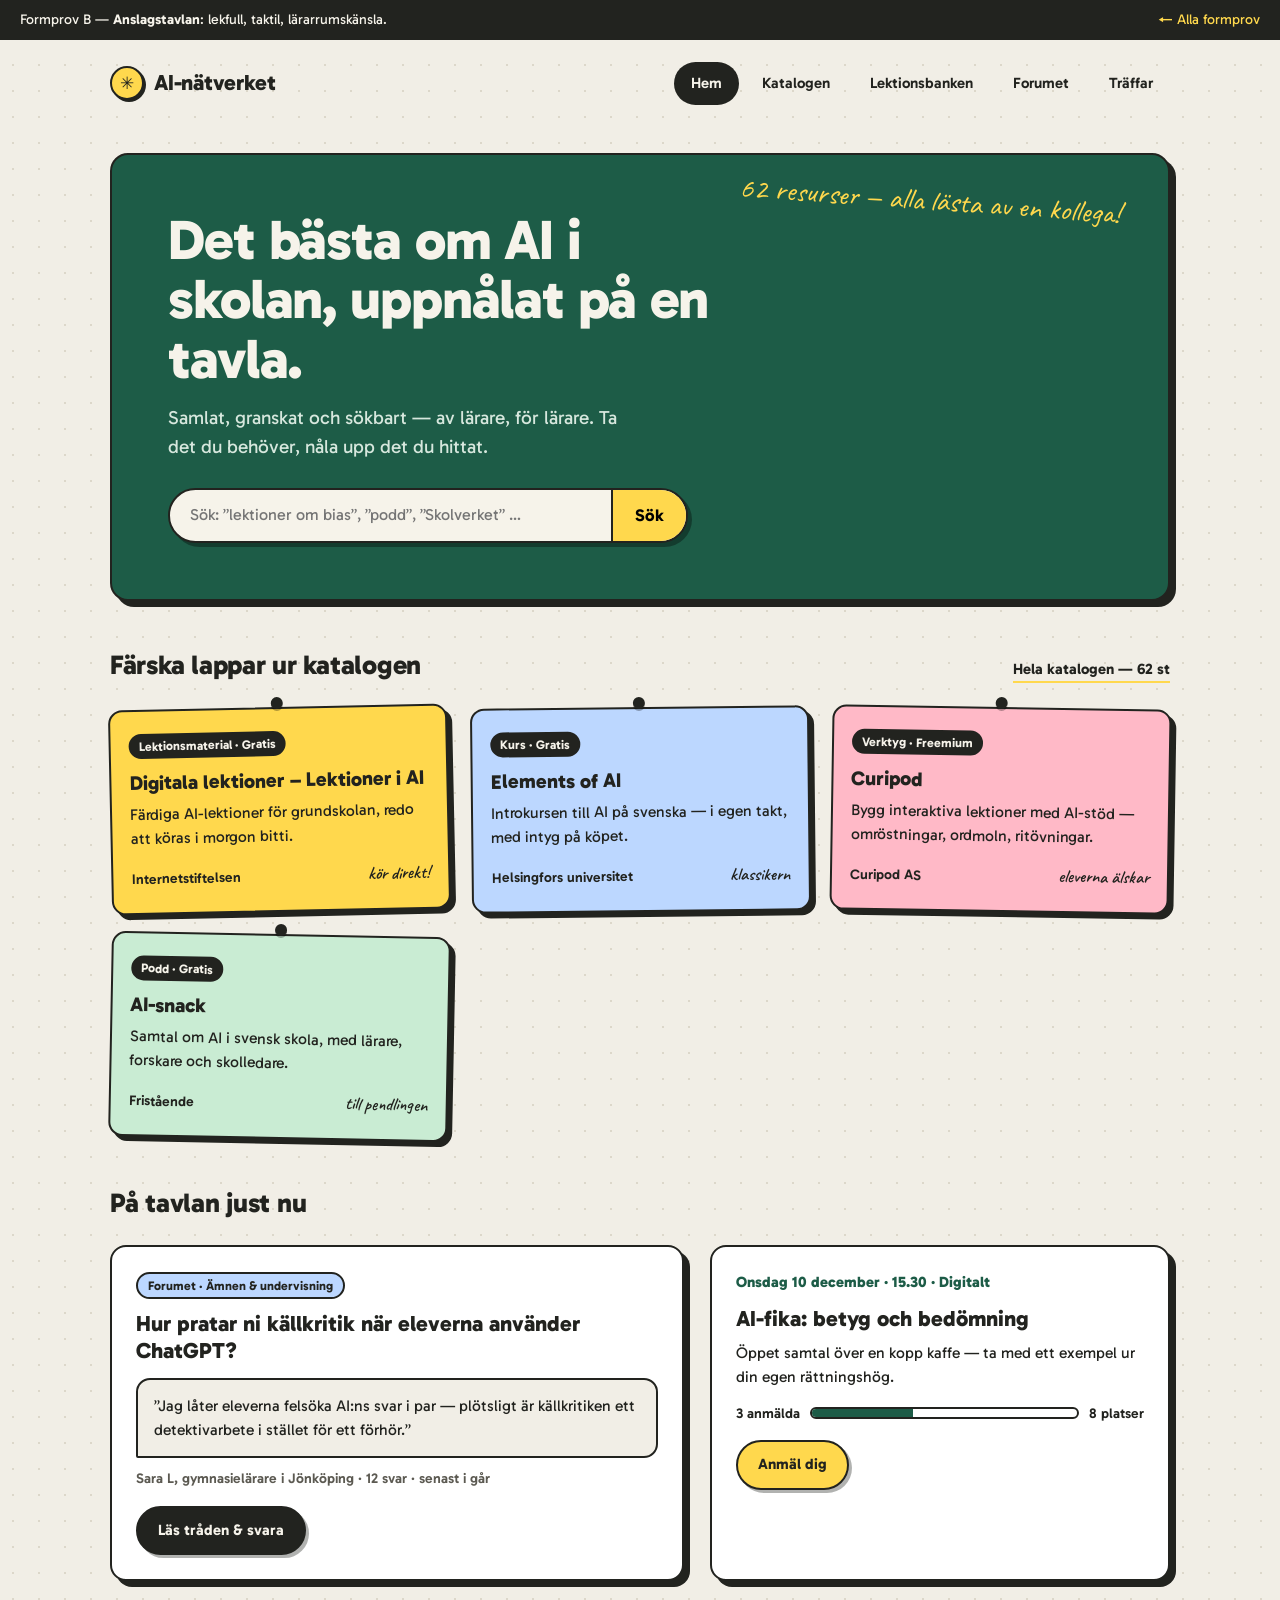
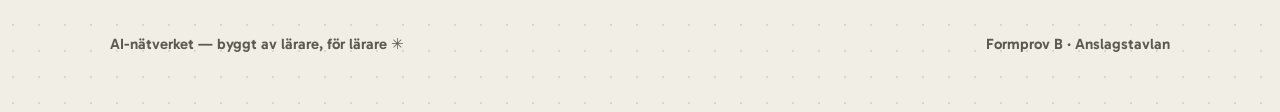
<file: site/formprov/anslagstavlan.html>
<!doctype html>
<html lang="sv">
<head>
<meta charset="utf-8">
<meta name="viewport" content="width=device-width, initial-scale=1">
<title>Formprov B · Anslagstavlan</title>
<link rel="preconnect" href="https://fonts.googleapis.com">
<link rel="preconnect" href="https://fonts.gstatic.com" crossorigin>
<link href="https://fonts.googleapis.com/css2?family=Gabarito:wght@400..900&family=Caveat:wght@500;600&display=swap" rel="stylesheet">
<style>
:root{
  --vagg:#f1eee6; --blak:#22231f; --tavla:#1d5c47; --krita:#f6f3ea;
  --gul:#ffd84d; --rosa:#ffb9c7; --bla:#bcd7ff; --mint:#c9ecd3;
  --skugg:#22231f;
}
*{box-sizing:border-box;margin:0;padding:0}
body{
  background:var(--vagg); color:var(--blak);
  font-family:"Gabarito",system-ui,sans-serif; font-size:17px; line-height:1.55;
  background-image:radial-gradient(#dcd7ca 1px, transparent 1.4px);
  background-size:26px 26px;
}
a{color:inherit}
.hand{font-family:"Caveat",cursive}

.provrand{background:var(--blak); color:var(--krita); padding:9px 20px; display:flex; gap:16px; justify-content:space-between; align-items:center; flex-wrap:wrap; font-size:14px}
.provrand a{color:var(--gul); text-decoration:none}
.provrand a:hover{text-decoration:underline}

.yta{max-width:1100px; margin:0 auto; padding:0 20px}

header.topp{display:flex; justify-content:space-between; align-items:center; gap:14px; padding:22px 0; flex-wrap:wrap}
.logga{display:flex; align-items:center; gap:10px; font-weight:800; font-size:22px; letter-spacing:-.01em}
.logga .nal{width:34px; height:34px; border-radius:50%; background:var(--gul); border:2px solid var(--blak); display:grid; place-items:center; font-size:17px; box-shadow:2px 2px 0 var(--skugg)}
nav.meny{display:flex; gap:6px; flex-wrap:wrap}
nav.meny a{text-decoration:none; font-weight:600; font-size:15px; padding:8px 15px; border:2px solid transparent; border-radius:999px}
nav.meny a:hover{border-color:var(--blak); background:#fff}
nav.meny a[aria-current]{background:var(--blak); color:var(--krita)}

.hero{position:relative; margin:26px 0 10px; background:var(--tavla); border:2.5px solid var(--blak); border-radius:18px; box-shadow:6px 6px 0 var(--skugg); color:var(--krita); padding:clamp(28px,5vw,56px); overflow:hidden}
.hero h1{font-size:clamp(32px,5.6vw,56px); font-weight:800; line-height:1.06; letter-spacing:-.02em; max-width:17ch}
.hero .under{margin-top:14px; font-size:19px; color:#d6e7dd; max-width:46ch}
.hero .krittext{position:absolute; right:clamp(12px,4vw,48px); top:22px; transform:rotate(4deg); font-size:clamp(20px,3vw,30px); color:var(--gul)}
.sok{margin-top:26px; display:flex; max-width:520px; background:var(--krita); border:2.5px solid var(--blak); border-radius:999px; box-shadow:4px 4px 0 rgba(0,0,0,.35); overflow:hidden}
.sok input{flex:1; min-width:0; border:0; outline:0; padding:13px 20px; font:inherit; font-size:16px; background:transparent; color:var(--blak)}
.sok button{border:0; background:var(--gul); font:inherit; font-weight:700; padding:0 22px; cursor:pointer; border-left:2.5px solid var(--blak)}
.sok button:hover{background:#ffe27a}

.rubrikrad{display:flex; align-items:baseline; justify-content:space-between; gap:12px; margin:44px 0 20px; flex-wrap:wrap}
.rubrikrad h2{font-size:27px; font-weight:800; letter-spacing:-.01em}
.rubrikrad a{font-size:15px; font-weight:700; text-decoration:none; border-bottom:2px solid var(--gul)}
.rubrikrad a:hover{background:var(--gul)}

.lappar{display:grid; grid-template-columns:repeat(auto-fit,minmax(min(100%,250px),1fr)); gap:22px}
.lapp{position:relative; border:2.5px solid var(--blak); border-radius:14px; padding:20px 18px; box-shadow:5px 5px 0 var(--skugg); background:#fff; transition:transform .15s ease}
.lapp:hover{transform:translate(-2px,-3px) rotate(0deg) !important}
.lapp--gul{background:var(--gul); transform:rotate(-1.2deg)}
.lapp--rosa{background:var(--rosa); transform:rotate(.9deg)}
.lapp--bla{background:var(--bla); transform:rotate(-.6deg)}
.lapp--mint{background:var(--mint); transform:rotate(1.1deg)}
.lapp::before{content:""; position:absolute; top:-12px; left:50%; width:12px; height:12px; margin-left:-6px; border-radius:50%; background:var(--blak); box-shadow:0 2px 0 rgba(0,0,0,.3)}
.lapp .slag{display:inline-block; font-size:12.5px; font-weight:700; background:var(--blak); color:var(--krita); border-radius:999px; padding:3px 10px}
.lapp h3{margin-top:12px; font-size:20px; font-weight:800; line-height:1.2}
.lapp p{margin-top:8px; font-size:15.5px}
.lapp .fotrad{margin-top:14px; display:flex; justify-content:space-between; align-items:center; gap:8px; font-size:14px; font-weight:600}
.lapp .fotrad .hand{font-size:18px}

.tva{display:grid; grid-template-columns:minmax(0,1.25fr) minmax(0,1fr); gap:26px; margin-top:8px}
.kortyta{border:2.5px solid var(--blak); border-radius:16px; background:#fff; box-shadow:6px 6px 0 var(--skugg); padding:24px}
.tradkat{display:inline-block; font-size:12.5px; font-weight:700; background:var(--bla); border:2px solid var(--blak); border-radius:999px; padding:2px 10px}
.kortyta h3{font-size:22px; font-weight:800; margin-top:12px; line-height:1.2}
.pratbubbla{margin-top:14px; background:var(--vagg); border:2px solid var(--blak); border-radius:14px; border-bottom-left-radius:2px; padding:14px 16px; font-size:15.5px}
.sign{margin-top:10px; font-size:14px; font-weight:600; color:#5c5a52}
.knapp{display:inline-block; margin-top:16px; background:var(--blak); color:var(--krita); text-decoration:none; font-weight:700; font-size:15px; padding:11px 20px; border-radius:999px; border:2.5px solid var(--blak); box-shadow:3px 3px 0 rgba(34,35,31,.35)}
.knapp:hover{background:var(--tavla)}
.knapp--gul{background:var(--gul); color:var(--blak)}
.knapp--gul:hover{background:#ffe27a}
.dagficka{font-weight:800; font-size:15px; color:var(--tavla)}
.platsrad{margin-top:14px; display:flex; align-items:center; gap:10px; font-size:14px; font-weight:600}
.platsrad .stapel{flex:1; height:12px; border:2px solid var(--blak); border-radius:999px; overflow:hidden; background:#fff}
.platsrad .stapel i{display:block; height:100%; width:38%; background:var(--tavla)}

footer.fot{margin:52px 0 56px; display:flex; justify-content:space-between; gap:14px; flex-wrap:wrap; font-size:15px; color:#5c5a52; font-weight:600}

@media(max-width:820px){ .tva{grid-template-columns:minmax(0,1fr)} }
@media(prefers-reduced-motion:reduce){ .lapp{transition:none} }
:focus-visible{outline:3px solid var(--tavla); outline-offset:3px}
</style>
</head>
<body>

<div class="provrand">
  <span>Formprov B — <strong>Anslagstavlan</strong>: lekfull, taktil, lärarrumskänsla.</span>
  <a href="./">← Alla formprov</a>
</div>

<div class="yta">
  <header class="topp">
    <div class="logga"><span class="nal">✳</span> AI-nätverket</div>
    <nav class="meny">
      <a href="#" aria-current="page">Hem</a>
      <a href="#">Katalogen</a>
      <a href="#">Lektionsbanken</a>
      <a href="#">Forumet</a>
      <a href="#">Träffar</a>
    </nav>
  </header>

  <section class="hero">
    <div class="krittext hand">62 resurser — alla lästa av en kollega!</div>
    <h1>Det bästa om AI i skolan, uppnålat på en tavla.</h1>
    <p class="under">Samlat, granskat och sökbart — av lärare, för lärare. Ta det du behöver, nåla upp det du hittat.</p>
    <form class="sok" role="search">
      <input type="search" placeholder="Sök: ”lektioner om bias”, ”podd”, ”Skolverket” …" aria-label="Sök i katalogen">
      <button type="button">Sök</button>
    </form>
  </section>

  <div class="rubrikrad">
    <h2>Färska lappar ur katalogen</h2>
    <a href="#">Hela katalogen — 62 st</a>
  </div>
  <div class="lappar">
    <article class="lapp lapp--gul">
      <span class="slag">Lektionsmaterial · Gratis</span>
      <h3>Digitala lektioner – Lektioner i AI</h3>
      <p>Färdiga AI-lektioner för grundskolan, redo att köras i morgon bitti.</p>
      <div class="fotrad"><span>Internetstiftelsen</span><span class="hand">kör direkt!</span></div>
    </article>
    <article class="lapp lapp--bla">
      <span class="slag">Kurs · Gratis</span>
      <h3>Elements of AI</h3>
      <p>Introkursen till AI på svenska — i egen takt, med intyg på köpet.</p>
      <div class="fotrad"><span>Helsingfors universitet</span><span class="hand">klassikern</span></div>
    </article>
    <article class="lapp lapp--rosa">
      <span class="slag">Verktyg · Freemium</span>
      <h3>Curipod</h3>
      <p>Bygg interaktiva lektioner med AI-stöd — omröstningar, ordmoln, ritövningar.</p>
      <div class="fotrad"><span>Curipod AS</span><span class="hand">eleverna älskar</span></div>
    </article>
    <article class="lapp lapp--mint">
      <span class="slag">Podd · Gratis</span>
      <h3>AI-snack</h3>
      <p>Samtal om AI i svensk skola, med lärare, forskare och skolledare.</p>
      <div class="fotrad"><span>Fristående</span><span class="hand">till pendlingen</span></div>
    </article>
  </div>

  <div class="rubrikrad">
    <h2>På tavlan just nu</h2>
  </div>
  <div class="tva">
    <article class="kortyta">
      <span class="tradkat">Forumet · Ämnen &amp; undervisning</span>
      <h3>Hur pratar ni källkritik när eleverna använder ChatGPT?</h3>
      <div class="pratbubbla">”Jag låter eleverna felsöka AI:ns svar i par — plötsligt är källkritiken ett detektivarbete i stället för ett förhör.”</div>
      <div class="sign">Sara L, gymnasielärare i Jönköping · 12 svar · senast i går</div>
      <a class="knapp" href="#">Läs tråden &amp; svara</a>
    </article>
    <article class="kortyta">
      <div class="dagficka">Onsdag 10 december · 15.30 · Digitalt</div>
      <h3>AI-fika: betyg och bedömning</h3>
      <p style="margin-top:8px; font-size:15.5px">Öppet samtal över en kopp kaffe — ta med ett exempel ur din egen rättningshög.</p>
      <div class="platsrad"><span>3 anmälda</span><span class="stapel"><i></i></span><span>8 platser</span></div>
      <a class="knapp knapp--gul" href="#">Anmäl dig</a>
    </article>
  </div>

  <footer class="fot">
    <span>AI-nätverket — byggt av lärare, för lärare ✳</span>
    <span>Formprov B · Anslagstavlan</span>
  </footer>
</div>

</body>
</html>
</file>
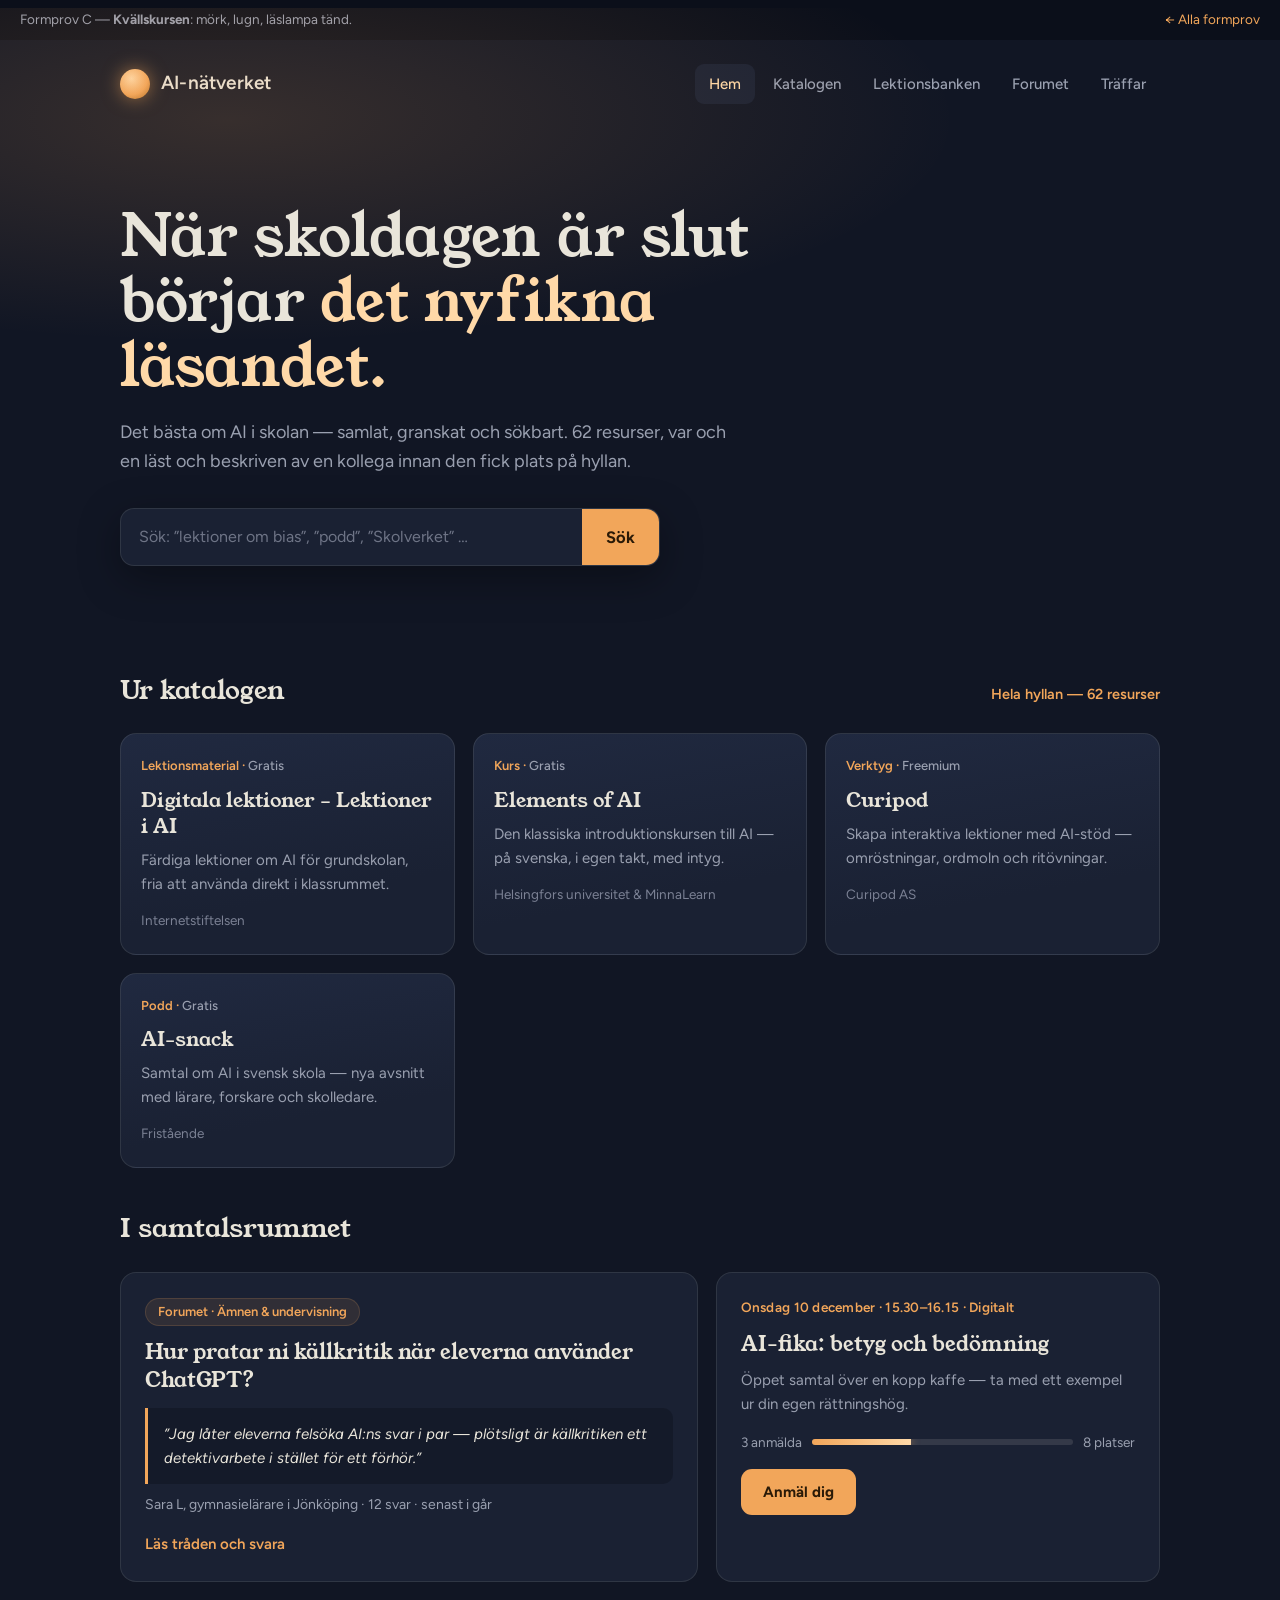
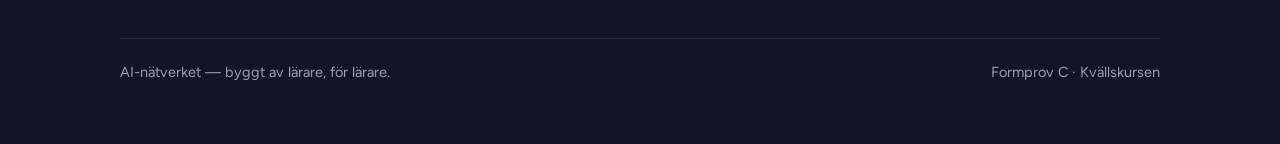
<file: site/formprov/kvallskursen.html>
<!doctype html>
<html lang="sv">
<head>
<meta charset="utf-8">
<meta name="viewport" content="width=device-width, initial-scale=1">
<title>Formprov C · Kvällskursen</title>
<link rel="preconnect" href="https://fonts.googleapis.com">
<link rel="preconnect" href="https://fonts.gstatic.com" crossorigin>
<link href="https://fonts.googleapis.com/css2?family=Young+Serif&family=Figtree:wght@400;500;600;700&display=swap" rel="stylesheet">
<style>
:root{
  --natt:#111624; --skymning:#1a2133; --panel:#202940;
  --text:#e9e5da; --dis:#9aa0b0; --lampa:#f2a65a; --lampa-ljus:#ffd9a8;
  --kant:rgba(242,166,90,.16); --kant2:rgba(233,229,218,.1);
}
*{box-sizing:border-box;margin:0;padding:0}
html{overflow-x:clip}
body{
  background:var(--natt); color:var(--text);
  font-family:"Figtree",system-ui,sans-serif; font-size:16.5px; line-height:1.6;
  -webkit-font-smoothing:antialiased;
  overflow-x:clip;
}
.serif{font-family:"Young Serif",Georgia,serif; font-weight:400}
a{color:inherit}

.provrand{background:#0b0f1a; color:var(--dis); padding:9px 20px; display:flex; gap:16px; justify-content:space-between; align-items:center; flex-wrap:wrap; font-size:13.5px}
.provrand a{color:var(--lampa); text-decoration:none}
.provrand a:hover{text-decoration:underline}

.rum{max-width:1080px; margin:0 auto; padding:0 20px}

header.topp{display:flex; justify-content:space-between; align-items:center; gap:14px; padding:24px 0; flex-wrap:wrap}
.logga{display:flex; align-items:center; gap:11px; font-weight:600; font-size:19px; letter-spacing:.01em}
.logga .sken{width:30px; height:30px; border-radius:50%; background:radial-gradient(circle at 38% 32%, var(--lampa-ljus), var(--lampa) 58%, #a9671f); box-shadow:0 0 18px rgba(242,166,90,.55)}
nav.meny{display:flex; gap:4px; flex-wrap:wrap}
nav.meny a{text-decoration:none; color:var(--dis); font-size:15px; font-weight:500; padding:8px 14px; border-radius:9px}
nav.meny a:hover{color:var(--text); background:var(--skymning)}
nav.meny a[aria-current]{color:var(--lampa-ljus); background:var(--skymning)}

.hero{position:relative; padding:76px 0 64px; text-align:left}
.hero::before{content:""; position:absolute; inset:-120px -40% 0; background:radial-gradient(ellipse 60% 55% at 28% 18%, rgba(242,166,90,.17), transparent 65%); pointer-events:none}
.hero h1{position:relative; font-size:clamp(34px,5.4vw,58px); line-height:1.12; max-width:21ch; letter-spacing:.002em}
.hero h1 .ton{color:var(--lampa-ljus)}
.hero .under{position:relative; margin-top:20px; font-size:18px; color:var(--dis); max-width:52ch}
.sok{position:relative; margin-top:32px; display:flex; max-width:540px; background:var(--skymning); border:1px solid var(--kant2); border-radius:14px; overflow:hidden; box-shadow:0 12px 40px rgba(0,0,0,.35)}
.sok:focus-within{border-color:var(--kant); box-shadow:0 0 0 3px rgba(242,166,90,.14), 0 12px 40px rgba(0,0,0,.35)}
.sok input{flex:1; min-width:0; border:0; outline:0; padding:15px 18px; font:inherit; font-size:16px; background:transparent; color:var(--text)}
.sok input::placeholder{color:#6e7486}
.sok button{border:0; background:var(--lampa); color:#2a1a07; font:inherit; font-weight:700; padding:0 24px; cursor:pointer}
.sok button:hover{background:var(--lampa-ljus)}

.rubrikrad{display:flex; align-items:baseline; justify-content:space-between; gap:12px; margin:40px 0 22px; flex-wrap:wrap}
.rubrikrad h2{font-size:26px; font-family:"Young Serif",serif; font-weight:400}
.rubrikrad a{font-size:14.5px; color:var(--lampa); text-decoration:none; font-weight:600}
.rubrikrad a:hover{color:var(--lampa-ljus)}

.hylla{display:grid; grid-template-columns:repeat(auto-fit,minmax(min(100%,250px),1fr)); gap:18px}
.bok{background:linear-gradient(170deg, var(--panel), var(--skymning) 70%); border:1px solid var(--kant2); border-radius:16px; padding:22px 20px; transition:border-color .2s ease, transform .2s ease}
.bok:hover{border-color:var(--kant); transform:translateY(-3px)}
.bok .typ{font-size:13px; color:var(--lampa); font-weight:600}
.bok .typ .pris{color:var(--dis); font-weight:500}
.bok h3{margin-top:10px; font-family:"Young Serif",serif; font-weight:400; font-size:20px; line-height:1.3}
.bok h3 a{text-decoration:none}
.bok h3 a:hover{color:var(--lampa-ljus)}
.bok p{margin-top:9px; font-size:15px; color:var(--dis)}
.bok .kalla{margin-top:14px; font-size:13.5px; color:#7b8194}

.tva{display:grid; grid-template-columns:minmax(0,1.3fr) minmax(0,1fr); gap:18px}
.panelkort{background:var(--skymning); border:1px solid var(--kant2); border-radius:16px; padding:24px}
.panelkort .kat{display:inline-block; font-size:13px; color:var(--lampa); font-weight:600; background:rgba(242,166,90,.1); border:1px solid var(--kant); border-radius:999px; padding:3px 12px}
.panelkort h3{margin-top:13px; font-family:"Young Serif",serif; font-weight:400; font-size:21px; line-height:1.3}
.citat{margin-top:14px; padding:14px 16px; background:rgba(17,22,36,.6); border-left:3px solid var(--lampa); border-radius:0 10px 10px 0; font-size:15px; color:var(--text); font-style:italic}
.sign{margin-top:10px; font-size:14px; color:var(--dis)}
.lank{display:inline-block; margin-top:16px; color:var(--lampa); text-decoration:none; font-weight:600; font-size:15px}
.lank:hover{color:var(--lampa-ljus)}
.dagrad{font-size:13.5px; color:var(--lampa); font-weight:600; letter-spacing:.02em}
.platsrad{margin-top:16px; display:flex; align-items:center; gap:10px; font-size:13.5px; color:var(--dis)}
.platsrad .stapel{flex:1; height:6px; border-radius:999px; background:rgba(233,229,218,.12); overflow:hidden}
.platsrad .stapel i{display:block; height:100%; width:38%; background:linear-gradient(90deg, var(--lampa), var(--lampa-ljus)); box-shadow:0 0 10px rgba(242,166,90,.6)}
.knapp{display:inline-block; margin-top:16px; background:var(--lampa); color:#2a1a07; text-decoration:none; font-weight:700; font-size:15px; padding:11px 22px; border-radius:11px}
.knapp:hover{background:var(--lampa-ljus)}

footer.fot{margin:56px 0 60px; padding-top:22px; border-top:1px solid var(--kant2); display:flex; justify-content:space-between; gap:14px; flex-wrap:wrap; font-size:14.5px; color:var(--dis)}

@media(max-width:820px){ .tva{grid-template-columns:minmax(0,1fr)} }
@media(prefers-reduced-motion:reduce){ .bok{transition:none} }
:focus-visible{outline:2px solid var(--lampa); outline-offset:3px}
</style>
</head>
<body>

<div class="provrand">
  <span>Formprov C — <strong>Kvällskursen</strong>: mörk, lugn, läslampa tänd.</span>
  <a href="./">← Alla formprov</a>
</div>

<div class="rum">
  <header class="topp">
    <div class="logga"><span class="sken"></span> AI-nätverket</div>
    <nav class="meny">
      <a href="#" aria-current="page">Hem</a>
      <a href="#">Katalogen</a>
      <a href="#">Lektionsbanken</a>
      <a href="#">Forumet</a>
      <a href="#">Träffar</a>
    </nav>
  </header>

  <section class="hero">
    <h1 class="serif">När skoldagen är slut börjar <span class="ton">det nyfikna läsandet.</span></h1>
    <p class="under">Det bästa om AI i skolan — samlat, granskat och sökbart. 62 resurser, var och en läst och beskriven av en kollega innan den fick plats på hyllan.</p>
    <form class="sok" role="search">
      <input type="search" placeholder="Sök: ”lektioner om bias”, ”podd”, ”Skolverket” …" aria-label="Sök i katalogen">
      <button type="button">Sök</button>
    </form>
  </section>

  <div class="rubrikrad">
    <h2>Ur katalogen</h2>
    <a href="#">Hela hyllan — 62 resurser</a>
  </div>
  <div class="hylla">
    <article class="bok">
      <div class="typ">Lektionsmaterial · <span class="pris">Gratis</span></div>
      <h3><a href="#">Digitala lektioner – Lektioner i AI</a></h3>
      <p>Färdiga lektioner om AI för grundskolan, fria att använda direkt i klassrummet.</p>
      <div class="kalla">Internetstiftelsen</div>
    </article>
    <article class="bok">
      <div class="typ">Kurs · <span class="pris">Gratis</span></div>
      <h3><a href="#">Elements of AI</a></h3>
      <p>Den klassiska introduktionskursen till AI — på svenska, i egen takt, med intyg.</p>
      <div class="kalla">Helsingfors universitet &amp; MinnaLearn</div>
    </article>
    <article class="bok">
      <div class="typ">Verktyg · <span class="pris">Freemium</span></div>
      <h3><a href="#">Curipod</a></h3>
      <p>Skapa interaktiva lektioner med AI-stöd — omröstningar, ordmoln och ritövningar.</p>
      <div class="kalla">Curipod AS</div>
    </article>
    <article class="bok">
      <div class="typ">Podd · <span class="pris">Gratis</span></div>
      <h3><a href="#">AI-snack</a></h3>
      <p>Samtal om AI i svensk skola — nya avsnitt med lärare, forskare och skolledare.</p>
      <div class="kalla">Fristående</div>
    </article>
  </div>

  <div class="rubrikrad">
    <h2>I samtalsrummet</h2>
  </div>
  <div class="tva">
    <article class="panelkort">
      <span class="kat">Forumet · Ämnen &amp; undervisning</span>
      <h3>Hur pratar ni källkritik när eleverna använder ChatGPT?</h3>
      <div class="citat">”Jag låter eleverna felsöka AI:ns svar i par — plötsligt är källkritiken ett detektivarbete i stället för ett förhör.”</div>
      <div class="sign">Sara L, gymnasielärare i Jönköping · 12 svar · senast i går</div>
      <a class="lank" href="#">Läs tråden och svara</a>
    </article>
    <article class="panelkort">
      <div class="dagrad">Onsdag 10 december · 15.30–16.15 · Digitalt</div>
      <h3>AI-fika: betyg och bedömning</h3>
      <p style="margin-top:9px; font-size:15px; color:var(--dis)">Öppet samtal över en kopp kaffe — ta med ett exempel ur din egen rättningshög.</p>
      <div class="platsrad"><span>3 anmälda</span><span class="stapel"><i></i></span><span>8 platser</span></div>
      <a class="knapp" href="#">Anmäl dig</a>
    </article>
  </div>

  <footer class="fot">
    <span>AI-nätverket — byggt av lärare, för lärare.</span>
    <span>Formprov C · Kvällskursen</span>
  </footer>
</div>

</body>
</html>
</file>
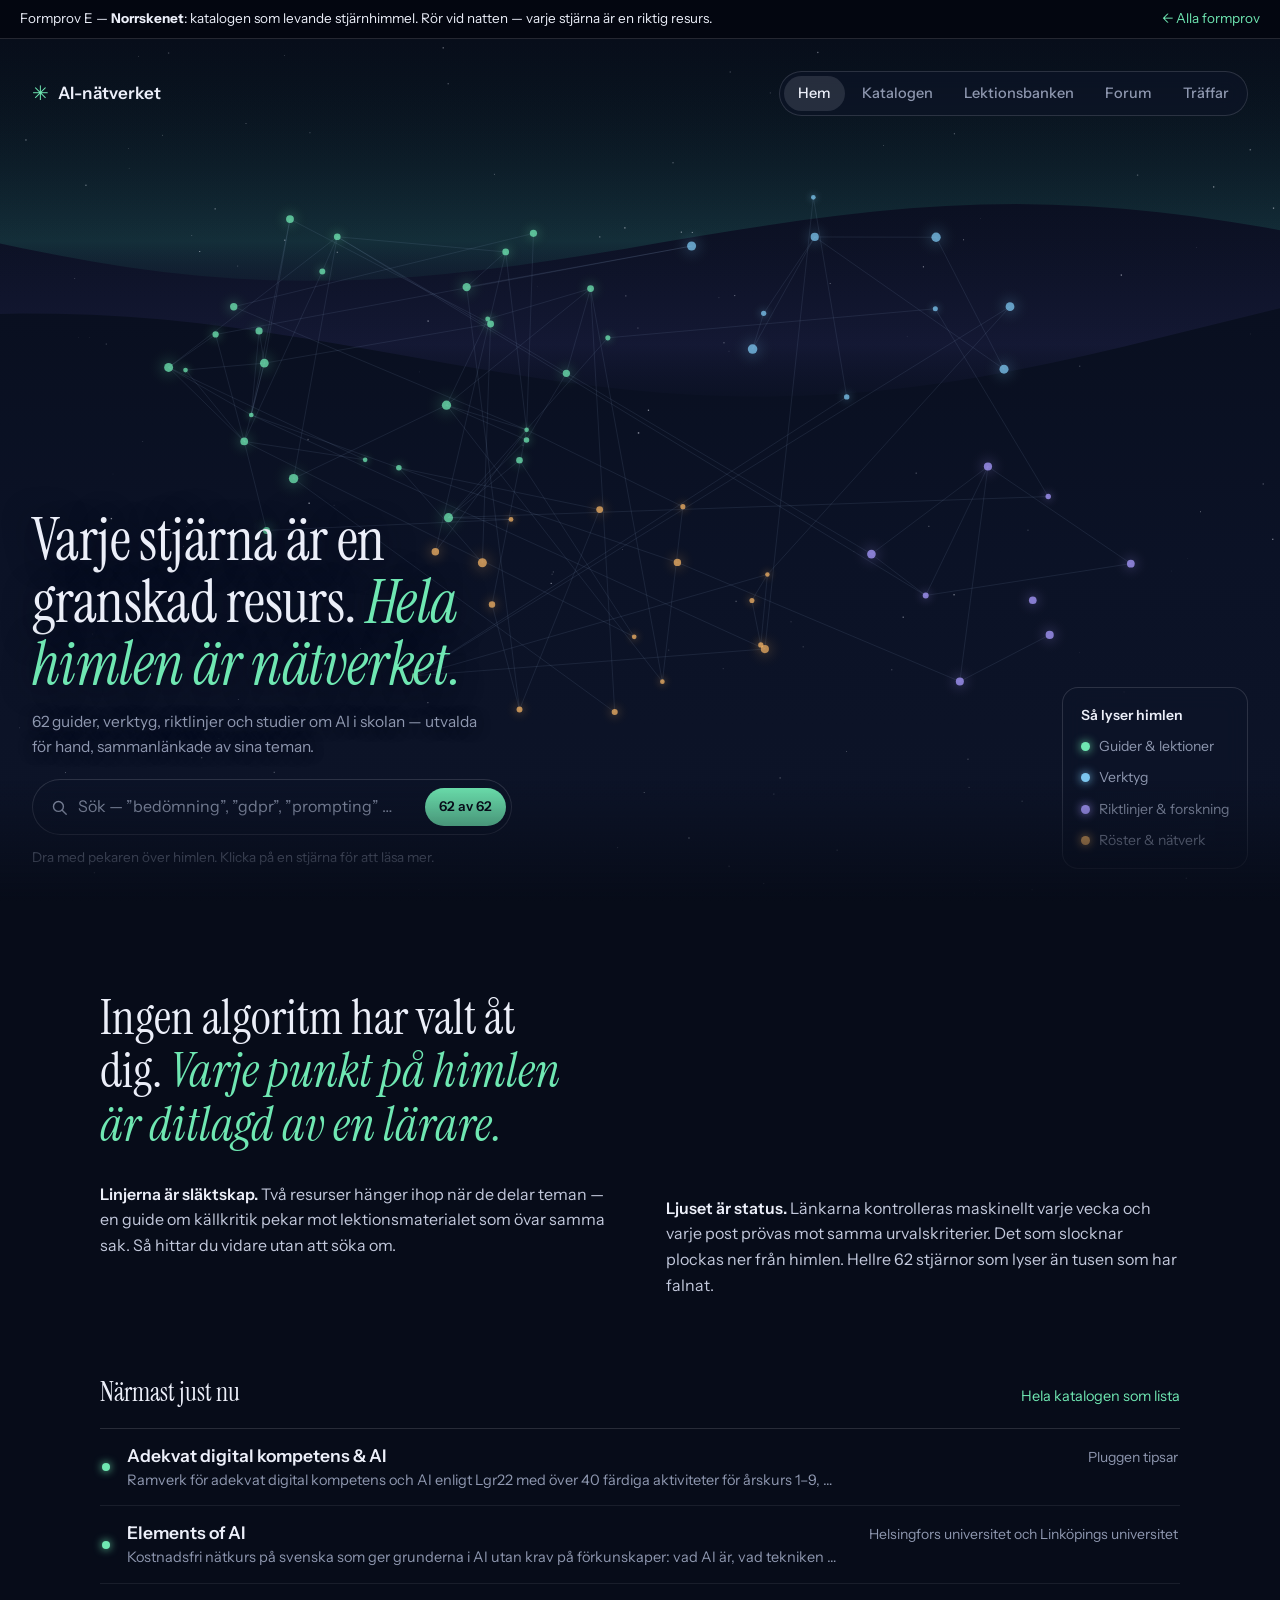
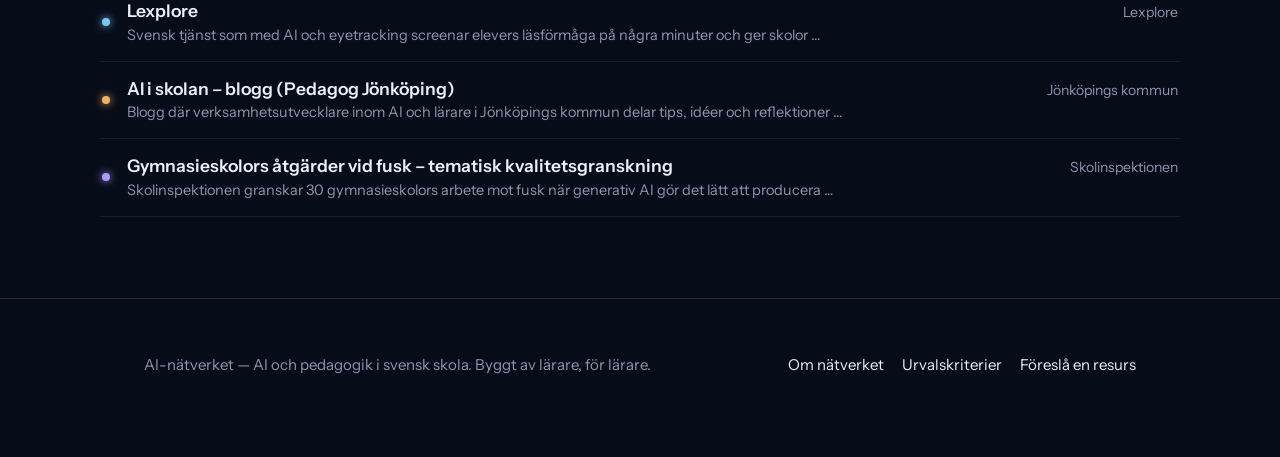
<file: site/formprov/norrskenet.html>
<!doctype html>
<html lang="sv">
<head>
<meta charset="utf-8">
<meta name="viewport" content="width=device-width, initial-scale=1">
<title>Formprov E · Norrskenet</title>
<link rel="preconnect" href="https://fonts.googleapis.com">
<link rel="preconnect" href="https://fonts.gstatic.com" crossorigin>
<link href="https://fonts.googleapis.com/css2?family=Instrument+Serif:ital@0;1&family=Instrument+Sans:ital,wght@0,400..700;1,400..700&display=swap" rel="stylesheet">
<style>
:root{
  --natt:#070C19;
  --natt2:#0D1428;
  --ljus:#ECEFF9;
  --dis:#8E97AF;
  --gron:#6FE7B2;
  --is:#7CC6EF;
  --viol:#A99BFF;
  --gul:#F2B264;
  --glas:rgba(13,20,40,.55);
  --glaskant:rgba(236,239,249,.14);
}
*{box-sizing:border-box;margin:0;padding:0}
html{scroll-behavior:smooth}
body{
  background:var(--natt); color:var(--ljus);
  font-family:"Instrument Sans",system-ui,sans-serif;
  font-size:16.5px; line-height:1.6;
  -webkit-font-smoothing:antialiased;
  overflow-x:clip;
}
a{color:inherit}
::selection{background:var(--gron); color:var(--natt)}
.serif{font-family:"Instrument Serif",Georgia,serif; font-weight:400}

.provrand{background:#030610; color:var(--ljus); padding:8px 20px; display:flex; gap:16px; justify-content:space-between; align-items:center; flex-wrap:wrap; font-size:13.5px; position:relative; z-index:60; border-bottom:1px solid var(--glaskant)}
.provrand a{color:var(--gron); text-decoration:none}
.provrand a:hover{text-decoration:underline}

/* ---------- natthimlen ---------- */
.scen{position:relative; height:calc(100svh - 38px); min-height:560px; overflow:hidden}
#natt{position:absolute; inset:0; width:100%; height:100%; display:block; touch-action:pan-y}
.scen::after{content:""; position:absolute; inset:auto 0 0 0; height:120px; background:linear-gradient(transparent, var(--natt)); pointer-events:none}

.overlagg{position:absolute; inset:0; pointer-events:none; display:flex; flex-direction:column; justify-content:space-between; padding:clamp(16px,2.5vw,32px)}
.overlagg > *{pointer-events:auto}

.topp{display:flex; justify-content:space-between; align-items:center; gap:14px}
.marke{display:flex; align-items:center; gap:9px; text-decoration:none; font-weight:600; font-size:17px; letter-spacing:.01em}
.marke .stjarna{color:var(--gron); font-size:20px; line-height:1}
.topp nav{display:flex; gap:3px; flex-wrap:wrap; background:var(--glas); border:1px solid var(--glaskant); border-radius:999px; padding:4px; backdrop-filter:blur(10px)}
.topp nav a{text-decoration:none; font-size:14.5px; font-weight:500; color:var(--dis); padding:6px 14px; border-radius:999px}
.topp nav a:hover{color:var(--ljus)}
.topp nav a.aktiv{background:rgba(236,239,249,.12); color:var(--ljus)}

.nedre{display:flex; justify-content:space-between; align-items:flex-end; gap:24px}
.nedre__text{max-width:560px}
h1.rubrik{
  font-family:"Instrument Serif",Georgia,serif; font-weight:400;
  font-size:clamp(34px,4.6vw,62px); line-height:1.06; letter-spacing:-.01em;
  text-wrap:balance; text-shadow:0 2px 30px rgba(7,12,25,.8);
}
h1.rubrik em{font-style:italic; color:var(--gron)}
.underrad{margin-top:14px; color:var(--dis); font-size:15.5px; max-width:46ch; text-shadow:0 1px 14px rgba(7,12,25,.9)}
.sok{
  margin-top:20px; display:flex; align-items:center; gap:10px;
  background:var(--glas); border:1px solid var(--glaskant); border-radius:999px;
  padding:5px 5px 5px 18px; width:min(480px,100%);
  backdrop-filter:blur(12px);
}
.sok svg{flex:none; width:17px; height:17px; stroke:var(--dis)}
.sok input{flex:1; min-width:0; border:0; outline:0; background:none; color:var(--ljus); font:inherit; font-size:16px; padding:9px 0}
.sok input::placeholder{color:var(--dis)}
.sok .antal{flex:none; font-size:13.5px; color:var(--natt); background:var(--gron); border-radius:999px; padding:8px 14px; font-weight:600; white-space:nowrap}
.ledtext{margin-top:12px; font-size:13.5px; color:var(--dis)}
.ledtext kbd{font:inherit; border:1px solid var(--glaskant); border-radius:5px; padding:0 5px; margin:0 1px}

.legend{display:grid; gap:9px; background:var(--glas); border:1px solid var(--glaskant); border-radius:16px; padding:16px 18px; backdrop-filter:blur(12px); font-size:14px; color:var(--dis)}
.legend b{color:var(--ljus); font-weight:600}
.legend span{display:flex; align-items:center; gap:9px}
.legend i{width:9px; height:9px; border-radius:50%; flex:none; box-shadow:0 0 10px currentColor}
.legend .c-gron{color:var(--gron); background:var(--gron)}
.legend .c-is{color:var(--is); background:var(--is)}
.legend .c-viol{color:var(--viol); background:var(--viol)}
.legend .c-gul{color:var(--gul); background:var(--gul)}

/* ---------- resurspanel ---------- */
.panel{
  position:absolute; right:clamp(16px,2.5vw,32px); bottom:clamp(16px,2.5vw,32px);
  width:min(400px, calc(100% - 32px)); z-index:40;
  background:rgba(9,14,29,.94); border:1px solid var(--glaskant); border-radius:20px;
  padding:22px 22px 20px; backdrop-filter:blur(16px);
  opacity:0; transform:translateY(14px); pointer-events:none;
  transition:opacity .22s ease, transform .22s ease;
  box-shadow:0 20px 60px rgba(0,0,0,.5);
}
.panel.syns{opacity:1; transform:none; pointer-events:auto}
.panel .typrad{display:flex; align-items:center; gap:8px; font-size:13.5px; color:var(--dis)}
.panel .typrad i{width:8px; height:8px; border-radius:50%; box-shadow:0 0 8px currentColor}
.panel h2{font-family:"Instrument Serif",Georgia,serif; font-weight:400; font-size:26px; line-height:1.15; margin-top:8px}
.panel p.besk{margin-top:10px; font-size:14.5px; line-height:1.55; color:#C3C9DC}
.panel .chips{display:flex; gap:6px; flex-wrap:wrap; margin-top:14px}
.panel .chips span{font-size:12.5px; color:var(--dis); border:1px solid var(--glaskant); border-radius:999px; padding:3px 10px}
.panel .rad{display:flex; justify-content:space-between; align-items:center; gap:12px; margin-top:18px}
.panel .kalla{font-size:13.5px; color:var(--dis)}
.panel a.oppna{font-size:14.5px; font-weight:600; text-decoration:none; color:var(--natt); background:var(--gron); border-radius:999px; padding:9px 18px}
.panel a.oppna:hover{filter:brightness(1.1)}
.panel .stang{position:absolute; top:10px; right:12px; border:0; background:none; color:var(--dis); font-size:22px; cursor:pointer; line-height:1; padding:6px}
.panel .stang:hover{color:var(--ljus)}

/* ---------- under himlen ---------- */
.ram{max-width:1080px; margin:0 auto; padding:0 clamp(18px,3.5vw,44px)}
.lasning{padding:clamp(60px,10vh,110px) 0 clamp(40px,6vh,70px)}
.lasning h2{font-family:"Instrument Serif",Georgia,serif; font-weight:400; font-size:clamp(30px,3.8vw,48px); line-height:1.12; max-width:24ch; text-wrap:balance}
.lasning h2 em{font-style:italic; color:var(--gron)}
.lasning .spalter{display:grid; grid-template-columns:repeat(2,minmax(0,1fr)); gap:clamp(24px,4vw,56px); margin-top:30px; color:#C3C9DC; font-size:16px}
.lasning .spalter p + p{margin-top:14px}
.lasning .spalter b{color:var(--ljus); font-weight:600}

.urval{padding:20px 0 clamp(60px,9vh,100px)}
.urval__topp{display:flex; justify-content:space-between; align-items:baseline; gap:16px; flex-wrap:wrap; border-bottom:1px solid var(--glaskant); padding-bottom:14px}
.urval__topp h2{font-family:"Instrument Serif",Georgia,serif; font-weight:400; font-size:26px}
.urval__topp a{font-size:14.5px; color:var(--gron); text-decoration:none}
.urval__topp a:hover{text-decoration:underline}
.urval .lista{display:grid}
.urval .post{display:grid; grid-template-columns:11px minmax(0,1fr) auto; gap:14px; align-items:baseline; padding:16px 2px; border-bottom:1px solid rgba(236,239,249,.08); text-decoration:none}
.urval .post i{width:8px; height:8px; border-radius:50%; align-self:center; box-shadow:0 0 9px currentColor}
.urval .post h3{font-size:17.5px; font-weight:600; line-height:1.3}
.urval .post h3 small{display:block; font-weight:400; color:var(--dis); font-size:14.5px; margin-top:3px}
.urval .post .kalla{color:var(--dis); font-size:14px; white-space:nowrap}
.urval .post:hover h3{color:var(--gron)}

.fot{border-top:1px solid var(--glaskant); padding:clamp(34px,6vh,60px) 0 80px; color:var(--dis); font-size:15px}
.fot .ram{display:flex; justify-content:space-between; gap:18px; flex-wrap:wrap}
.fot nav{display:flex; gap:18px; flex-wrap:wrap}
.fot a{color:var(--ljus); text-decoration:none}
.fot a:hover{color:var(--gron)}

@media(max-width:900px){
  .nedre{flex-direction:column; align-items:stretch}
  .legend{grid-auto-flow:column; grid-template-rows:repeat(2,auto); justify-content:start; column-gap:22px; padding:12px 16px}
  .lasning .spalter{grid-template-columns:minmax(0,1fr)}
}
@media(max-width:620px){
  .topp nav{display:none}
  .scen{min-height:520px}
  .legend{display:none}
  .urval .post .kalla{display:none}
}
@media (prefers-reduced-motion:reduce){
  html{scroll-behavior:auto}
  .panel{transition:none}
}
:focus-visible{outline:2.5px solid var(--gron); outline-offset:3px; border-radius:4px}
</style>
</head>
<body>

<div class="provrand">
  <span>Formprov E — <strong>Norrskenet</strong>: katalogen som levande stjärnhimmel. Rör vid natten — varje stjärna är en riktig resurs.</span>
  <a href="./">← Alla formprov</a>
</div>

<section class="scen" aria-label="Katalogen som stjärnhimmel">
  <canvas id="natt"></canvas>

  <div class="overlagg">
    <header class="topp">
      <a class="marke" href="#"><span class="stjarna" aria-hidden="true">✳</span>AI-nätverket</a>
      <nav aria-label="Huvudmeny">
        <a href="#" class="aktiv" aria-current="page">Hem</a>
        <a href="#">Katalogen</a>
        <a href="#">Lektionsbanken</a>
        <a href="#">Forum</a>
        <a href="#">Träffar</a>
      </nav>
    </header>

    <div class="nedre">
      <div class="nedre__text">
        <h1 class="rubrik">Varje stjärna är en granskad resurs. <em>Hela himlen är nätverket.</em></h1>
        <p class="underrad">62 guider, verktyg, riktlinjer och studier om AI i skolan — utvalda för hand, sammanlänkade av sina teman.</p>
        <form class="sok" role="search" onsubmit="return false">
          <svg viewBox="0 0 24 24" fill="none" aria-hidden="true"><circle cx="10.5" cy="10.5" r="7" stroke-width="2"/><line x1="15.8" y1="15.8" x2="21.5" y2="21.5" stroke-width="2" stroke-linecap="round"/></svg>
          <input id="sokfalt" type="search" autocomplete="off" spellcheck="false" placeholder="Sök — ”bedömning”, ”gdpr”, ”prompting” …" aria-label="Sök i katalogen">
          <output class="antal" id="antal" for="sokfalt">62 av 62</output>
        </form>
        <p class="ledtext" id="ledtext">Dra med pekaren över himlen. Klicka på en stjärna för att läsa mer.</p>
      </div>

      <div class="legend" aria-label="Färgernas betydelse">
        <b>Så lyser himlen</b>
        <span><i class="c-gron"></i>Guider &amp; lektioner</span>
        <span><i class="c-is"></i>Verktyg</span>
        <span><i class="c-viol"></i>Riktlinjer &amp; forskning</span>
        <span><i class="c-gul"></i>Röster &amp; nätverk</span>
      </div>
    </div>
  </div>

  <aside class="panel" id="panel" aria-live="polite">
    <button class="stang" id="stang" type="button" aria-label="Stäng">×</button>
    <div class="typrad"><i id="p-prick"></i><span id="p-typ"></span></div>
    <h2 id="p-titel"></h2>
    <p class="besk" id="p-besk"></p>
    <div class="chips" id="p-chips"></div>
    <div class="rad">
      <span class="kalla" id="p-kalla"></span>
      <a class="oppna" href="#" id="p-oppna">Öppna resursen</a>
    </div>
  </aside>
</section>

<section class="lasning ram" aria-label="Om nätverket">
  <h2>Ingen algoritm har valt åt dig. <em>Varje punkt på himlen är ditlagd av en lärare.</em></h2>
  <div class="spalter">
    <p><b>Linjerna är släktskap.</b> Två resurser hänger ihop när de delar teman — en guide om källkritik pekar mot lektionsmaterialet som övar samma sak. Så hittar du vidare utan att söka om.</p>
    <p><b>Ljuset är status.</b> Länkarna kontrolleras maskinellt varje vecka och varje post prövas mot samma urvalskriterier. Det som slocknar plockas ner från himlen. Hellre 62 stjärnor som lyser än tusen som har falnat.</p>
  </div>
</section>

<section class="urval ram" aria-label="Ur katalogen">
  <div class="urval__topp">
    <h2>Närmast just nu</h2>
    <a href="#">Hela katalogen som lista</a>
  </div>
  <div class="lista" id="lista"></div>
</section>

<footer class="fot">
  <div class="ram">
    <span>AI-nätverket — AI och pedagogik i svensk skola. Byggt av lärare, för lärare.</span>
    <nav aria-label="Sidfot">
      <a href="#">Om nätverket</a>
      <a href="#">Urvalskriterier</a>
      <a href="#">Föreslå en resurs</a>
    </nav>
  </div>
</footer>

<script src="../data.js"></script>
<script>
(function(){
  "use strict";
  var reduceras = matchMedia("(prefers-reduced-motion: reduce)").matches;
  var duk = document.getElementById("natt");
  var ctx = duk.getContext("2d");
  var scen = duk.parentElement;

  var alla = (window.AINAT && AINAT.katalog && AINAT.katalog.resurser) || [];
  var tax = (window.AINAT && AINAT.taxonomi) || {};
  function namn(vok, nyckel){ return (tax[vok] && tax[vok][nyckel]) || nyckel || ""; }

  /* ---- färggrupper ---- */
  var FARG = {gron:"#6FE7B2", is:"#7CC6EF", viol:"#A99BFF", gul:"#F2B264"};
  function grupp(r){
    var t = (r.typ && r.typ[0]) || "";
    if (t==="verktyg") return "is";
    if (t==="riktlinjer" || t==="forskning") return "viol";
    if (t==="natverk" || t==="podd" || t==="blogg" || t==="video" || t==="nyhetsbrev") return "gul";
    return "gron"; // guide, kurs, lektionsmaterial, samling …
  }
  var GRUPPNAMN = {gron:"Guider & lektioner", is:"Verktyg", viol:"Riktlinjer & forskning", gul:"Röster & nätverk"};

  /* ---- scenstorlek ---- */
  var W=0, H=0, DPR=1;
  function storlek(){
    DPR = Math.min(devicePixelRatio||1, 2);
    W = scen.clientWidth; H = scen.clientHeight;
    duk.width = W*DPR; duk.height = H*DPR;
    ctx.setTransform(DPR,0,0,DPR,0,0);
  }

  /* ---- noder ---- */
  var noder = [];
  function slump(fro){ // deterministisk pseudoslump så himlen är samma varje besök
    var x = Math.sin(fro*127.1 + 311.7)*43758.5453;
    return x - Math.floor(x);
  }
  function bygg(){
    noder = [];
    var center = {
      gron:{x:.30,y:.38}, is:{x:.68,y:.30}, viol:{x:.78,y:.62}, gul:{x:.46,y:.66}
    };
    var raknare = {gron:0,is:0,viol:0,gul:0};
    alla.forEach(function(r,i){
      var g = grupp(r);
      var n = raknare[g]++;
      var vinkel = n*2.39996 + slump(i)*0.9;          // gyllene vinkeln
      var radie = (0.055 + 0.028*Math.sqrt(n)) * Math.min(W,H) * (0.9+0.35*slump(i+7));
      var cx = center[g].x*W, cy = center[g].y*H;
      noder.push({
        r:r, g:g,
        hemX: cx + Math.cos(vinkel)*radie*1.35,
        hemY: cy + Math.sin(vinkel)*radie*0.85,
        x:0, y:0,
        storlek: 2.2 + 2.6*slump(i+13),
        fas: slump(i+29)*Math.PI*2,
        fart: 0.00022 + 0.0003*slump(i+41),
        bana: 5 + 11*slump(i+53),
        lyser: true
      });
    });
    noder.forEach(function(n){ n.x=n.hemX; n.y=n.hemY; });

    /* kanter: delade teman */
    var kanter = [];
    function delade(a,b){
      var ta=a.r.teman||[], tb=b.r.teman||[], c=0;
      for (var i=0;i<ta.length;i++) if (tb.indexOf(ta[i])>-1) c++;
      return c;
    }
    for (var i=0;i<noder.length;i++){
      var kandidater = [];
      for (var j=0;j<noder.length;j++){
        if (i===j) continue;
        var d = delade(noder[i],noder[j]);
        if (d>=2) kandidater.push({j:j, d:d, avst:Math.hypot(noder[i].hemX-noder[j].hemX, noder[i].hemY-noder[j].hemY)});
      }
      kandidater.sort(function(a,b){ return (b.d-a.d) || (a.avst-b.avst); });
      kandidater.slice(0,2).forEach(function(k){
        var a=Math.min(i,k.j), b=Math.max(i,k.j);
        if (!kanter.some(function(e){ return e.a===a && e.b===b; })) kanter.push({a:a,b:b});
      });
    }
    byggdaKanter = kanter;
  }
  var byggdaKanter = [];

  /* ---- bakgrundsstjärnor ---- */
  var smastjarnor = [];
  function byggStjarnor(){
    smastjarnor = [];
    for (var i=0;i<130;i++){
      smastjarnor.push({x:slump(i+200)*W, y:slump(i+300)*H, s:0.4+slump(i+400)*1.1, fas:slump(i+500)*Math.PI*2});
    }
  }

  /* ---- interaktion ---- */
  var mus = {x:-9999,y:-9999};
  var narmast = null;
  var vald = null;
  var filterText = "";

  duk.addEventListener("pointermove", function(e){
    var b = duk.getBoundingClientRect();
    mus.x = e.clientX-b.left; mus.y = e.clientY-b.top;
  }, {passive:true});
  duk.addEventListener("pointerleave", function(){ mus.x=-9999; mus.y=-9999; });

  duk.addEventListener("click", function(e){
    var b = duk.getBoundingClientRect();
    var x = e.clientX-b.left, y = e.clientY-b.top;
    var traff = hitta(x,y,30);
    if (traff){ valj(traff); } else { stangPanel(); }
  });
  duk.addEventListener("keydown", function(e){
    if (e.key==="Escape") stangPanel();
  });

  function hitta(x,y,radie){
    var basta=null, bd=radie;
    noder.forEach(function(n){
      if (!n.lyser) return;
      var d = Math.hypot(n.x-x, n.y-y);
      if (d<bd){ bd=d; basta=n; }
    });
    return basta;
  }

  /* ---- panel ---- */
  var panel = document.getElementById("panel");
  function valj(n){
    vald = n;
    document.getElementById("p-prick").style.color = FARG[n.g];
    document.getElementById("p-prick").style.background = FARG[n.g];
    document.getElementById("p-typ").textContent = (n.r.typ||[]).map(function(t){return namn("typ",t);}).join(", ");
    document.getElementById("p-titel").textContent = n.r.titel;
    var besk = n.r.beskrivning || "";
    if (besk.length>220) besk = besk.slice(0,217).replace(/\s+\S*$/,"")+" …";
    document.getElementById("p-besk").textContent = besk;
    var chips = document.getElementById("p-chips");
    chips.innerHTML = "";
    (n.r.teman||[]).slice(0,4).forEach(function(t){
      var s=document.createElement("span"); s.textContent=namn("teman",t); chips.appendChild(s);
    });
    document.getElementById("p-kalla").textContent = (n.r.kalla_namn||namn("kalla",n.r.kalla)) + " · " + namn("kostnad",n.r.kostnad).toLowerCase();
    panel.classList.add("syns");
  }
  function stangPanel(){ vald=null; panel.classList.remove("syns"); }
  document.getElementById("stang").addEventListener("click", stangPanel);

  /* ---- sök ---- */
  var sokfalt = document.getElementById("sokfalt");
  var antalUt = document.getElementById("antal");
  sokfalt.addEventListener("input", function(){
    filterText = sokfalt.value.trim().toLowerCase();
    var antal = 0;
    noder.forEach(function(n){
      if (!filterText){ n.lyser=true; antal++; return; }
      var hö = n.r.titel+" "+(n.r.beskrivning||"")+" "+(n.r.teman||[]).map(function(t){return namn("teman",t);}).join(" ")+" "+(n.r.typ||[]).map(function(t){return namn("typ",t);}).join(" ");
      n.lyser = hö.toLowerCase().indexOf(filterText)>-1;
      if (n.lyser) antal++;
    });
    antalUt.textContent = antal+" av "+noder.length;
    rita(performance.now()); // uppdatera direkt även utan animation
  });

  /* ---- rendering ---- */
  function rita(t){
    ctx.clearRect(0,0,W,H);

    /* himmelsgradient */
    var him = ctx.createLinearGradient(0,0,0,H);
    him.addColorStop(0,"#070C19");
    him.addColorStop(.6,"#0B1226");
    him.addColorStop(1,"#0D1428");
    ctx.fillStyle = him;
    ctx.fillRect(0,0,W,H);

    /* norrsken — två mjuka band */
    ctx.globalCompositeOperation = "screen";
    band(t*0.00004, H*0.22, "#2FBF8F", .16);
    band(t*0.00003+2.1, H*0.34, "#6B5BD6", .10);
    ctx.globalCompositeOperation = "source-over";

    /* småstjärnor */
    ctx.fillStyle = "#E8ECF8";
    smastjarnor.forEach(function(s){
      var tv = reduceras ? .5 : .35+.4*Math.sin(t*0.0012+s.fas);
      ctx.globalAlpha = .25+.45*tv;
      ctx.fillRect(s.x, s.y, s.s, s.s);
    });
    ctx.globalAlpha = 1;

    /* drift */
    if (!reduceras){
      noder.forEach(function(n){
        n.x = n.hemX + Math.cos(t*n.fart+n.fas)*n.bana;
        n.y = n.hemY + Math.sin(t*n.fart*1.3+n.fas)*n.bana*0.7;
      });
    }

    /* kanter */
    byggdaKanter.forEach(function(k){
      var a=noder[k.a], b=noder[k.b];
      var tänd = a.lyser && b.lyser;
      var nära = Math.min(Math.hypot(a.x-mus.x,a.y-mus.y), Math.hypot(b.x-mus.x,b.y-mus.y));
      var alfa = tänd ? (nära<160 ? .34 : .10) : .02;
      ctx.strokeStyle = "rgba(170,190,230,"+alfa+")";
      ctx.lineWidth = 1;
      ctx.beginPath(); ctx.moveTo(a.x,a.y); ctx.lineTo(b.x,b.y); ctx.stroke();
    });

    /* noder */
    narmast = hitta(mus.x,mus.y,46);
    noder.forEach(function(n){
      var f = FARG[n.g];
      var bas = n.lyser ? 1 : 0.07;
      var d = Math.hypot(n.x-mus.x, n.y-mus.y);
      var när = Math.max(0, 1-d/200);
      var s = n.storlek*(1+.7*när) + (n===vald?1.6:0);

      /* glöd */
      var g = ctx.createRadialGradient(n.x,n.y,0, n.x,n.y, s*5);
      g.addColorStop(0, f);
      g.addColorStop(1, "rgba(0,0,0,0)");
      ctx.globalAlpha = bas*(.16+.3*när);
      ctx.fillStyle = g;
      ctx.beginPath(); ctx.arc(n.x,n.y,s*5,0,7); ctx.fill();

      /* kärna */
      ctx.globalAlpha = bas*(.75+.25*när);
      ctx.fillStyle = f;
      ctx.beginPath(); ctx.arc(n.x,n.y,s,0,7); ctx.fill();

      if (n===vald){
        ctx.globalAlpha = .9;
        ctx.strokeStyle = f; ctx.lineWidth = 1.4;
        ctx.beginPath(); ctx.arc(n.x,n.y,s+5,0,7); ctx.stroke();
      }
    });
    ctx.globalAlpha = 1;

    /* etikett vid närmaste stjärna */
    if (narmast){
      duk.style.cursor = "pointer";
      etikett(narmast);
    } else {
      duk.style.cursor = "";
    }
  }

  function etikett(n){
    var text = n.r.titel;
    ctx.font = "500 13.5px 'Instrument Sans', sans-serif";
    var br = ctx.measureText(text).width;
    var x = Math.min(Math.max(n.x+14, 8), W-br-28);
    var y = Math.max(n.y-34, 10);
    ctx.fillStyle = "rgba(7,12,25,.86)";
    ctx.strokeStyle = "rgba(236,239,249,.18)";
    ctx.lineWidth = 1;
    rund(x, y, br+20, 26, 13);
    ctx.fill(); ctx.stroke();
    ctx.fillStyle = "#ECEFF9";
    ctx.fillText(text, x+10, y+17.5);
  }
  function rund(x,y,b,h,r){
    ctx.beginPath();
    ctx.moveTo(x+r,y);
    ctx.arcTo(x+b,y,x+b,y+h,r);
    ctx.arcTo(x+b,y+h,x,y+h,r);
    ctx.arcTo(x,y+h,x,y,r);
    ctx.arcTo(x,y,x+b,y,r);
    ctx.closePath();
  }

  function band(fas, grundY, farg, alfa){
    var steg = Math.max(28, W/36);
    ctx.beginPath();
    ctx.moveTo(-50, grundY);
    for (var x=-50; x<=W+50; x+=steg){
      var y = grundY + Math.sin(x*0.004+fas*8)*H*0.06 + Math.sin(x*0.0012-fas*5)*H*0.04;
      ctx.lineTo(x,y);
    }
    ctx.lineTo(W+50, -60); ctx.lineTo(-50, -60);
    ctx.closePath();
    var g = ctx.createLinearGradient(0, grundY-H*0.3, 0, grundY+H*0.12);
    g.addColorStop(0, "rgba(0,0,0,0)");
    g.addColorStop(.75, hexA(farg, alfa));
    g.addColorStop(1, "rgba(0,0,0,0)");
    ctx.fillStyle = g;
    ctx.fill();
  }
  function hexA(hex, a){
    var r=parseInt(hex.slice(1,3),16), g=parseInt(hex.slice(3,5),16), b=parseInt(hex.slice(5,7),16);
    return "rgba("+r+","+g+","+b+","+a+")";
  }

  /* ---- loop, pausad när himlen inte syns ---- */
  var synlig = true, rafId = null;
  function loop(t){
    rita(t);
    if (!reduceras && synlig && !document.hidden){ rafId = requestAnimationFrame(loop); }
    else { rafId = null; }
  }
  function starta(){ if (rafId===null){ rafId = requestAnimationFrame(loop); } }
  new IntersectionObserver(function(p){
    synlig = p[0].isIntersecting;
    if (synlig) starta();
  }).observe(scen);
  document.addEventListener("visibilitychange", function(){ if(!document.hidden) starta(); });

  /* reduceras: rita om bara vid interaktion */
  if (reduceras){
    duk.addEventListener("pointermove", function(){ rita(performance.now()); }, {passive:true});
    duk.addEventListener("click", function(){ rita(performance.now()); });
  }

  function allt(){
    storlek(); bygg(); byggStjarnor(); rita(performance.now());
  }
  addEventListener("resize", allt);
  allt();
  starta();

  /* ---- listan under himlen ---- */
  var lista = document.getElementById("lista");
  var plock = [];
  for (var i=0; i<alla.length && plock.length<5; i+=Math.max(1,Math.floor(alla.length/5))) plock.push(alla[i]);
  plock.forEach(function(r){
    var a = document.createElement("a");
    a.className="post"; a.href="#";
    a.innerHTML = '<i></i><h3><small></small></h3><span class="kalla"></span>';
    a.querySelector("i").style.color = FARG[grupp(r)];
    a.querySelector("i").style.background = FARG[grupp(r)];
    var b = (r.beskrivning||"");
    if (b.length>110) b = b.slice(0,107).replace(/\s+\S*$/,"")+" …";
    a.querySelector("h3").insertBefore(document.createTextNode(r.titel), a.querySelector("small"));
    a.querySelector("small").textContent = b;
    a.querySelector(".kalla").textContent = r.kalla_namn || namn("kalla", r.kalla);
    lista.appendChild(a);
  });
})();
</script>
</body>
</html>
</file>
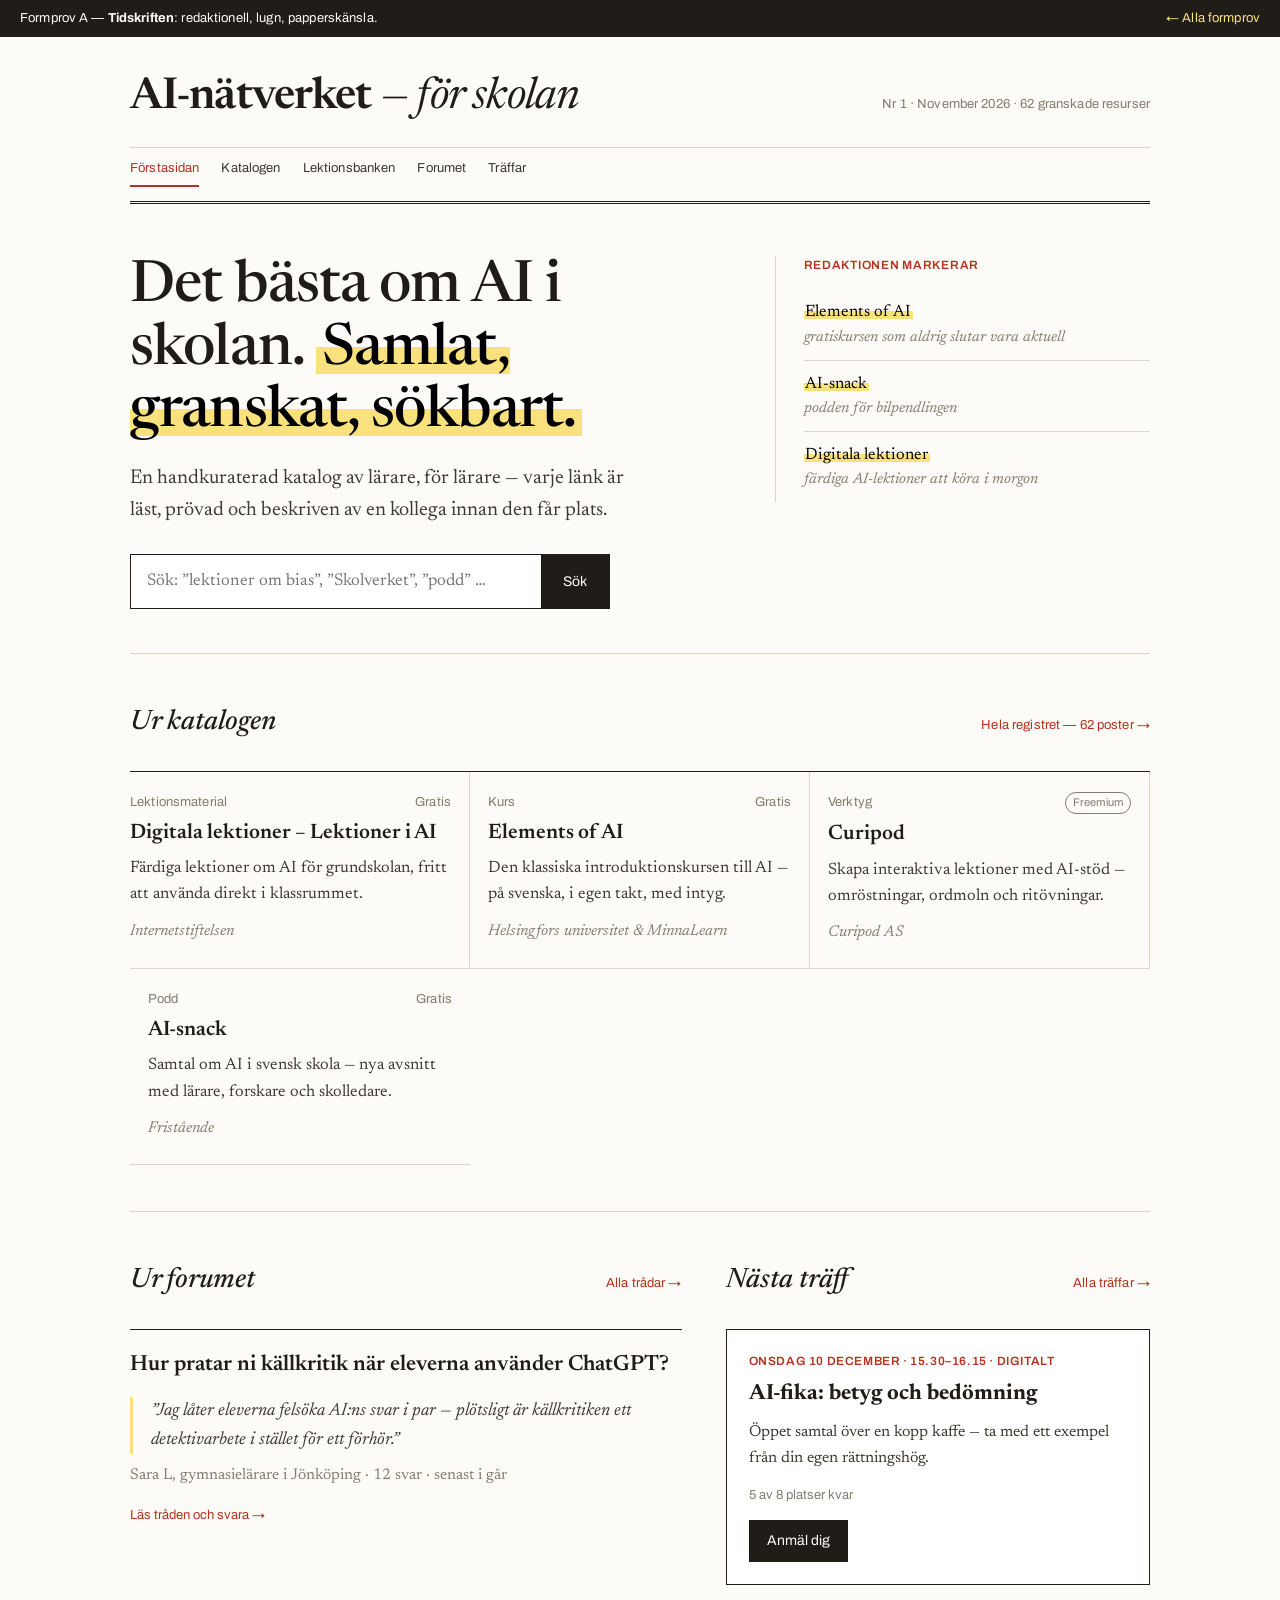
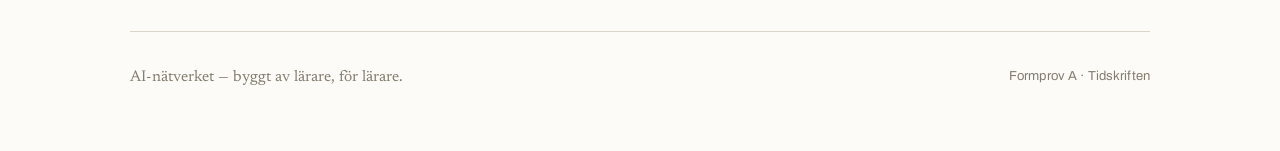
<file: site/formprov/tidskriften.html>
<!doctype html>
<html lang="sv">
<head>
<meta charset="utf-8">
<meta name="viewport" content="width=device-width, initial-scale=1">
<title>Formprov A · Tidskriften</title>
<link rel="preconnect" href="https://fonts.googleapis.com">
<link rel="preconnect" href="https://fonts.gstatic.com" crossorigin>
<link href="https://fonts.googleapis.com/css2?family=Newsreader:ital,opsz,wght@0,6..72,300..700;1,6..72,300..700&family=Archivo:wght@400;500;600&display=swap" rel="stylesheet">
<style>
:root{
  --papper:#fcfbf7; --black:#201d18; --tusch:#3d3831; --dis:#847c6f;
  --penna:#b5321f; --overstryk:#f9e27d; --linje:#dcd6c8; --falt:#f3f0e7;
}
*{box-sizing:border-box;margin:0;padding:0}
html{scroll-behavior:smooth}
body{
  background:var(--papper); color:var(--black);
  font-family:"Newsreader",Georgia,serif; font-size:18px; line-height:1.6;
  -webkit-font-smoothing:antialiased;
}
.ui{font-family:"Archivo",system-ui,sans-serif; font-size:13px; letter-spacing:.01em}
a{color:inherit}
mark{background:linear-gradient(transparent 45%, var(--overstryk) 45%, var(--overstryk) 92%, transparent 92%); padding:0 .1em}

.provrand{background:var(--black); color:var(--papper); padding:8px 20px; display:flex; gap:16px; justify-content:space-between; align-items:center; flex-wrap:wrap}
.provrand a{color:var(--overstryk); text-decoration:none}
.provrand a:hover{text-decoration:underline}

.ark{max-width:1060px; margin:0 auto; padding:0 20px}

header.huvud{border-bottom:3px double var(--black); padding:26px 0 14px}
.huvud__ov{display:flex; justify-content:space-between; align-items:baseline; gap:12px; flex-wrap:wrap}
.vinjett{font-size:clamp(30px,5vw,44px); font-weight:600; letter-spacing:-.02em}
.vinjett em{font-style:italic; font-weight:400}
.datumrad{color:var(--dis)}
nav.flikar{display:flex; gap:22px; margin-top:14px; border-top:1px solid var(--linje); padding-top:10px; overflow-x:auto}
nav.flikar a{text-decoration:none; color:var(--tusch); white-space:nowrap; padding-bottom:6px}
nav.flikar a[aria-current]{color:var(--penna); border-bottom:2px solid var(--penna)}
nav.flikar a:hover{color:var(--black)}

.hero{display:grid; grid-template-columns:minmax(0,1.6fr) minmax(0,1fr); gap:44px; padding:52px 0 44px; border-bottom:1px solid var(--linje)}
.hero h1{font-size:clamp(34px,5.4vw,58px); line-height:1.08; font-weight:500; letter-spacing:-.015em}
.hero .ingress{margin-top:18px; font-size:20px; color:var(--tusch); max-width:46ch}
.sok{margin-top:28px; display:flex; border:1.5px solid var(--black); background:#fff; max-width:480px}
.sok input{flex:1; min-width:0; border:0; outline:0; padding:13px 16px; font:inherit; font-size:17px; background:transparent}
.sok button{border:0; background:var(--black); color:var(--papper); padding:0 22px; font-family:"Archivo",sans-serif; font-size:14px; cursor:pointer}
.sok button:hover{background:var(--penna)}
.marginal{border-left:1px solid var(--linje); padding-left:28px; align-self:start}
.marginal h2{font-family:"Archivo",sans-serif; font-size:12px; font-weight:600; letter-spacing:.06em; color:var(--penna); margin-bottom:14px}
.marginal ul{list-style:none}
.marginal li{padding:10px 0; border-bottom:1px solid var(--linje); font-size:16.5px}
.marginal li:last-child{border-bottom:0}
.marginal a{text-decoration:none}
.marginal a:hover mark{background:var(--overstryk)}
.marginal .not{font-style:italic; color:var(--dis); font-size:15px; display:block}

section{padding:46px 0; border-bottom:1px solid var(--linje)}
.sektionsrubrik{display:flex; align-items:baseline; justify-content:space-between; gap:14px; margin-bottom:26px; flex-wrap:wrap}
.sektionsrubrik h2{font-size:28px; font-weight:500; font-style:italic}
.sektionsrubrik a{font-family:"Archivo",sans-serif; font-size:13px; color:var(--penna); text-decoration:none}
.sektionsrubrik a:hover{text-decoration:underline}

.register{display:grid; grid-template-columns:repeat(auto-fit,minmax(min(100%,300px),1fr)); gap:0; border-top:1.5px solid var(--black)}
.post{border-bottom:1px solid var(--linje); padding:20px 18px 22px 0}
@media(min-width:700px){ .register{border-left:0} .post{border-right:1px solid var(--linje); padding-left:18px} .post:first-child{padding-left:0} .register .post:last-child{border-right:0}}
.post .typrad{display:flex; justify-content:space-between; gap:10px; color:var(--dis); margin-bottom:8px}
.post h3{font-size:21px; font-weight:600; line-height:1.25}
.post h3 a{text-decoration:none}
.post h3 a:hover{color:var(--penna)}
.post p{margin-top:8px; color:var(--tusch); font-size:16.5px}
.post .kalla{margin-top:12px; font-style:italic; color:var(--dis); font-size:15.5px}
.betald{font-family:"Archivo",sans-serif; font-size:11px; border:1px solid var(--dis); padding:1px 7px 2px; border-radius:99px; color:var(--dis)}

.tvadelad{display:grid; grid-template-columns:minmax(0,1.3fr) minmax(0,1fr); gap:44px}
.trad{border-top:1.5px solid var(--black); padding-top:18px}
.trad h3{font-size:22px; font-weight:600}
.trad .citat{margin:14px 0 0; padding-left:18px; border-left:3px solid var(--overstryk); font-style:italic; color:var(--tusch)}
.trad .sign{margin-top:10px; color:var(--dis); font-size:15.5px}
.trad .svara{display:inline-block; margin-top:16px; font-family:"Archivo",sans-serif; font-size:13px; color:var(--penna); text-decoration:none}
.trad .svara:hover{text-decoration:underline}

.kalender{border:1.5px solid var(--black); background:#fff; padding:22px}
.kalender .dag{font-family:"Archivo",sans-serif; font-size:12px; letter-spacing:.05em; color:var(--penna); font-weight:600}
.kalender h3{font-size:22px; margin-top:6px}
.kalender p{color:var(--tusch); font-size:16px; margin-top:8px}
.kalender .platser{margin-top:14px; font-family:"Archivo",sans-serif; font-size:13px; color:var(--dis)}
.kalender .anmal{display:inline-block; margin-top:14px; background:var(--black); color:var(--papper); text-decoration:none; font-family:"Archivo",sans-serif; font-size:14px; padding:10px 18px}
.kalender .anmal:hover{background:var(--penna)}

footer.fot{padding:34px 0 60px; color:var(--dis); font-size:15.5px}
footer.fot .ark{display:flex; justify-content:space-between; gap:16px; flex-wrap:wrap}

@media(max-width:820px){
  .hero,.tvadelad{grid-template-columns:minmax(0,1fr)}
  .marginal{border-left:0; padding-left:0; border-top:1px solid var(--linje); padding-top:22px}
}
:focus-visible{outline:2px solid var(--penna); outline-offset:3px}
</style>
</head>
<body>

<div class="provrand ui">
  <span>Formprov A — <strong>Tidskriften</strong>: redaktionell, lugn, papperskänsla.</span>
  <a href="./">← Alla formprov</a>
</div>

<div class="ark">
  <header class="huvud">
    <div class="huvud__ov">
      <div class="vinjett">AI-nätverket <em>— för skolan</em></div>
      <div class="datumrad ui">Nr 1 · November 2026 · 62 granskade resurser</div>
    </div>
    <nav class="flikar ui">
      <a href="#" aria-current="page">Förstasidan</a>
      <a href="#">Katalogen</a>
      <a href="#">Lektionsbanken</a>
      <a href="#">Forumet</a>
      <a href="#">Träffar</a>
    </nav>
  </header>

  <div class="hero">
    <div>
      <h1>Det bästa om AI i skolan. <mark>Samlat, granskat, sökbart.</mark></h1>
      <p class="ingress">En handkuraterad katalog av lärare, för lärare — varje länk är läst, prövad och beskriven av en kollega innan den får plats.</p>
      <form class="sok" role="search">
        <input type="search" placeholder="Sök: ”lektioner om bias”, ”Skolverket”, ”podd” …" aria-label="Sök i katalogen">
        <button class="ui" type="button">Sök</button>
      </form>
    </div>
    <aside class="marginal">
      <h2>REDAKTIONEN MARKERAR</h2>
      <ul>
        <li><a href="#"><mark>Elements of AI</mark></a><span class="not">gratiskursen som aldrig slutar vara aktuell</span></li>
        <li><a href="#"><mark>AI-snack</mark></a><span class="not">podden för bilpendlingen</span></li>
        <li><a href="#"><mark>Digitala lektioner</mark></a><span class="not">färdiga AI-lektioner att köra i morgon</span></li>
      </ul>
    </aside>
  </div>

  <section>
    <div class="sektionsrubrik">
      <h2>Ur katalogen</h2>
      <a href="#" class="ui">Hela registret — 62 poster →</a>
    </div>
    <div class="register">
      <article class="post">
        <div class="typrad ui"><span>Lektionsmaterial</span><span>Gratis</span></div>
        <h3><a href="#">Digitala lektioner – Lektioner i AI</a></h3>
        <p>Färdiga lektioner om AI för grundskolan, fritt att använda direkt i klassrummet.</p>
        <div class="kalla">Internetstiftelsen</div>
      </article>
      <article class="post">
        <div class="typrad ui"><span>Kurs</span><span>Gratis</span></div>
        <h3><a href="#">Elements of AI</a></h3>
        <p>Den klassiska introduktionskursen till AI — på svenska, i egen takt, med intyg.</p>
        <div class="kalla">Helsingfors universitet &amp; MinnaLearn</div>
      </article>
      <article class="post">
        <div class="typrad ui"><span>Verktyg</span><span class="betald">Freemium</span></div>
        <h3><a href="#">Curipod</a></h3>
        <p>Skapa interaktiva lektioner med AI-stöd — omröstningar, ordmoln och ritövningar.</p>
        <div class="kalla">Curipod AS</div>
      </article>
      <article class="post">
        <div class="typrad ui"><span>Podd</span><span>Gratis</span></div>
        <h3><a href="#">AI-snack</a></h3>
        <p>Samtal om AI i svensk skola — nya avsnitt med lärare, forskare och skolledare.</p>
        <div class="kalla">Fristående</div>
      </article>
    </div>
  </section>

  <section>
    <div class="tvadelad">
      <div>
        <div class="sektionsrubrik"><h2>Ur forumet</h2><a href="#" class="ui">Alla trådar →</a></div>
        <article class="trad">
          <h3>Hur pratar ni källkritik när eleverna använder ChatGPT?</h3>
          <p class="citat">”Jag låter eleverna felsöka AI:ns svar i par — plötsligt är källkritiken ett detektivarbete i stället för ett förhör.”</p>
          <p class="sign">Sara L, gymnasielärare i Jönköping · 12 svar · senast i går</p>
          <a class="svara" href="#">Läs tråden och svara →</a>
        </article>
      </div>
      <div>
        <div class="sektionsrubrik"><h2>Nästa träff</h2><a href="#" class="ui">Alla träffar →</a></div>
        <div class="kalender">
          <div class="dag">ONSDAG 10 DECEMBER · 15.30–16.15 · DIGITALT</div>
          <h3>AI-fika: betyg och bedömning</h3>
          <p>Öppet samtal över en kopp kaffe — ta med ett exempel från din egen rättningshög.</p>
          <div class="platser">5 av 8 platser kvar</div>
          <a class="anmal" href="#">Anmäl dig</a>
        </div>
      </div>
    </div>
  </section>

  <footer class="fot">
    <div class="ark" style="padding:0">
      <span>AI-nätverket — byggt av lärare, för lärare.</span>
      <span class="ui">Formprov A · Tidskriften</span>
    </div>
  </footer>
</div>

</body>
</html>
</file>
<file: site/stil.css>
/* AI-nätverket — webbapp-skal: kollapsbar sidomeny, global sökning, vyer.
   Ljust, modernt, genomtänkt: nära-vit grund, hårfina linjer, mjuka skuggor,
   Instrument Serif + Instrument Sans, dämpad ultramarin accent. */

:root {
  --grund: #f7f5f0;
  --yta: #fffefb;
  --yta2: #f0eee7;
  --linje: #e6e3da;
  --text: #1b1b20;
  --text2: #70707a;
  --accent: #3a4bd8;
  --accent2: #7c5cf0;
  --accent-tint: #edeffc;
  --grad: linear-gradient(135deg, #3a4bd8 0%, #7c5cf0 100%);
  --inre-ljus: rgba(255, 255, 255, 0.65);
  --varning: #b07d2a;
  --skugga-vila: 0 1px 2px rgba(28, 25, 45, 0.04), 0 10px 28px -16px rgba(28, 25, 45, 0.14);
  --skugga-hov: 0 2px 4px rgba(28, 25, 45, 0.05), 0 20px 48px -16px rgba(28, 25, 45, 0.2);
  --skugga-glod: 0 2px 4px rgba(28, 25, 45, 0.05), 0 20px 48px -14px color-mix(in srgb, var(--accent) 32%, rgba(28, 25, 45, 0.22));
  --radie: 16px;
  --sidbredd: 250px;
  --serif: "Fraunces", "Instrument Serif", Georgia, "Times New Roman", serif;
  --sans: "Instrument Sans", "Segoe UI", system-ui, sans-serif;

  --k-myndighet: #39618c;
  --k-kommun: #3a7d5c;
  --k-region: #357c7c;
  --k-larosate: #5a5ea6;
  --k-organisation: #96762e;
  --k-foretag: #8a4e88;
  --k-privatperson: #b05542;
  --k-media: #5f6b79;
}

@media (prefers-color-scheme: dark) {
  :root {
    --grund: #121214;
    --yta: #1a1a1e;
    --yta2: #222227;
    --linje: #2b2b31;
    --text: #f1f1f3;
    --text2: #a2a2ab;
    --accent: #93a0ff;
    --accent2: #b9a2ff;
    --accent-tint: #23263c;
    --grad: linear-gradient(135deg, #93a0ff 0%, #b9a2ff 100%);
    --inre-ljus: rgba(255, 255, 255, 0.05);
    --varning: #d4a955;
    --skugga-vila: 0 1px 2px rgba(0, 0, 0, 0.4);
    --skugga-hov: 0 16px 40px -12px rgba(0, 0, 0, 0.6);
    --skugga-glod: 0 18px 44px -14px color-mix(in srgb, var(--accent) 24%, rgba(0, 0, 0, 0.65));

    --k-myndighet: #84aede;
    --k-kommun: #86c2a0;
    --k-region: #7fc0c0;
    --k-larosate: #a8abe0;
    --k-organisation: #d4af5e;
    --k-foretag: #cb93c9;
    --k-privatperson: #e0937e;
    --k-media: #a6b2c2;
  }
}

* { box-sizing: border-box; margin: 0; padding: 0; }

html { scrollbar-gutter: stable; }

body {
  font-family: var(--sans);
  font-size: 1rem;
  line-height: 1.6;
  color: var(--text);
  background: var(--grund);
  -webkit-font-smoothing: antialiased;
  overflow-wrap: break-word;
  accent-color: var(--accent);
}

/* Levande gradientväv (canvas) bakom allt innehåll; CSS-auroran nedan är basen
   för den som har reducerad rörelse eller ingen JS. */
.duk { position: fixed; inset: 0; z-index: -1; width: 100%; height: 100%; pointer-events: none; }

/* Ambient aurora — mjuka färgfält som långsamt driver bakom allt innehåll */
body::before {
  content: "";
  position: fixed;
  inset: -22% -12%;
  z-index: -1;
  pointer-events: none;
  background:
    radial-gradient(42% 34% at 16% 6%, color-mix(in srgb, var(--accent) 9%, transparent), transparent 70%),
    radial-gradient(38% 30% at 86% 2%, color-mix(in srgb, var(--accent2) 9%, transparent), transparent 70%),
    radial-gradient(32% 28% at 72% 92%, color-mix(in srgb, var(--accent) 6%, transparent), transparent 70%);
  animation: aurora 26s ease-in-out infinite alternate;
}
@keyframes aurora { to { transform: translate3d(2.5%, 3%, 0) scale(1.05) rotate(1deg); } }

/* Fint pappersgryn ovanpå auroran */
body::after {
  content: "";
  position: fixed;
  inset: 0;
  z-index: 999;
  pointer-events: none;
  opacity: 0.028;
  background-image: url("data:image/svg+xml,%3Csvg xmlns='http://www.w3.org/2000/svg' width='120' height='120'%3E%3Cfilter id='n'%3E%3CfeTurbulence type='fractalNoise' baseFrequency='0.9' numOctaves='2'/%3E%3C/filter%3E%3Crect width='120' height='120' filter='url(%23n)'/%3E%3C/svg%3E");
}

::selection { background: var(--accent); color: #fff; }

/* Tunn, temad rullningslist */
* { scrollbar-width: thin; scrollbar-color: var(--linje) transparent; }
::-webkit-scrollbar { width: 10px; height: 10px; }
::-webkit-scrollbar-track { background: transparent; }
::-webkit-scrollbar-thumb { background: var(--linje); border-radius: 99px; border: 3px solid transparent; background-clip: content-box; }
::-webkit-scrollbar-thumb:hover { background-color: var(--text2); }

@keyframes pop { 0% { transform: scale(0.82); } 60% { transform: scale(1.08); } 100% { transform: scale(1); } }
@keyframes snurra { to { rotate: 360deg; } }

:focus-visible { outline: 2px solid var(--accent); outline-offset: 3px; border-radius: 4px; }

.ram { max-width: 1060px; margin-inline: auto; padding-inline: clamp(1.1rem, 3.5vw, 2.4rem); }
.ram--smal { max-width: 760px; }

.ogonbryn {
  font-size: 0.74rem;
  font-weight: 700;
  letter-spacing: 0.14em;
  text-transform: uppercase;
  color: var(--text2);
}
.ogonbryn::before { content: "✳"; color: var(--accent); margin-right: 0.45rem; font-size: 0.9em; }

/* Fraunces med hög optisk kontrast — lätt, skarp, karaktärsfull */
.hero__rubrik, h2, .kort__titel, .qv__titel, .mer__kort h3, .tomt__rubrik, .palett__rad .titel, .kort__platta b {
  font-variation-settings: "SOFT" 0, "WONK" 0;
  letter-spacing: -0.01em;
}

h2 { font-family: var(--serif); font-weight: 420; font-size: clamp(1.6rem, 3vw, 2.1rem); margin-top: 0.3rem; text-wrap: balance; }

kbd {
  font-family: var(--sans);
  font-size: 0.68rem;
  font-weight: 600;
  color: var(--text2);
  background: var(--yta2);
  border: 1px solid var(--linje);
  border-bottom-width: 2px;
  border-radius: 5px;
  padding: 0.05rem 0.35rem;
}

@supports (animation-timeline: view()) {
  @media (prefers-reduced-motion: no-preference) {
    .avsnitt-reveal {
      animation: reveal both;
      animation-timeline: view();
      animation-range: entry 0% entry 35%;
    }
  }
}
@keyframes reveal {
  from { opacity: 0.2; transform: translateY(18px); }
  to { opacity: 1; transform: none; }
}

@keyframes upp {
  from { opacity: 0; transform: translateY(14px); }
  to { opacity: 1; transform: none; }
}

/* ---------- App-skalet ---------- */

.skal { display: flex; min-height: 100dvh; }

.sidomeny {
  width: var(--sidbredd);
  flex: none;
  position: sticky;
  top: 0;
  height: 100dvh;
  display: flex;
  flex-direction: column;
  gap: 0.4rem;
  background: var(--yta);
  border-right: 1px solid var(--linje);
  padding: 0.9rem 0.7rem;
  transition: width 0.22s ease;
  overflow: hidden;
  z-index: 70;
}

.skal.kollapsad .sidomeny { width: 68px; }
.sidomeny__text { white-space: nowrap; transition: opacity 0.15s ease; }
.skal.kollapsad .sidomeny__text { opacity: 0; pointer-events: none; }
.skal.kollapsad .nav__antal, .skal.kollapsad .demo-prik { position: absolute; top: 0.3rem; right: 0.5rem; }

.sidomeny__topp { display: flex; align-items: center; justify-content: space-between; gap: 0.4rem; padding: 0.2rem 0.35rem 0.8rem; }

.sidomeny__marke {
  display: inline-flex;
  align-items: center;
  gap: 0.45rem;
  font-weight: 700;
  font-size: 1.02rem;
  letter-spacing: -0.01em;
  color: var(--text);
  text-decoration: none;
  min-width: 0;
}
.sidomeny__marke > span:first-child { color: var(--accent); font-size: 1.15rem; display: inline-block; transition: transform 0.45s cubic-bezier(0.3, 1.6, 0.4, 1); }
.sidomeny__marke:hover > span:first-child { transform: rotate(90deg); }

.sidomeny__kollaps, .topprad__meny {
  display: grid;
  place-items: center;
  width: 2.1rem;
  height: 2.1rem;
  flex: none;
  color: var(--text2);
  background: none;
  border: 0;
  border-radius: 9px;
  cursor: pointer;
  transition: background 0.15s ease, color 0.15s ease;
}
.sidomeny__kollaps:hover, .topprad__meny:hover { background: var(--yta2); color: var(--text); }
.sidomeny__kollaps svg, .topprad__meny svg { width: 19px; height: 19px; }
.skal.kollapsad .sidomeny__kollaps { display: none; }
.skal.kollapsad .sidomeny__topp { justify-content: center; }

.sidomeny__nav { display: grid; gap: 0.15rem; }

.sidomeny__nav a, .sidomeny__fot a {
  position: relative;
  display: flex;
  align-items: center;
  gap: 0.7rem;
  font-size: 0.93rem;
  font-weight: 550;
  color: var(--text2);
  text-decoration: none;
  border-radius: 10px;
  padding: 0.55rem 0.72rem;
  transition: background 0.15s ease, color 0.15s ease;
  min-width: 0;
}
.sidomeny__nav a:hover, .sidomeny__fot a:hover { background: var(--yta2); color: var(--text); }
.sidomeny__nav a[aria-current="page"] {
  background: linear-gradient(90deg, var(--accent-tint), color-mix(in srgb, var(--accent-tint) 25%, transparent));
  color: var(--accent);
  font-weight: 650;
}
.sidomeny__nav a[aria-current="page"]::after {
  content: "";
  position: absolute;
  left: -0.7rem;
  top: 50%;
  transform: translateY(-50%);
  width: 3px;
  height: 58%;
  border-radius: 99px;
  background: var(--grad);
}
.sidomeny__nav svg, .sidomeny__fot svg { width: 19px; height: 19px; flex: none; }

.nav__antal {
  margin-left: auto;
  min-width: 1.25rem;
  text-align: center;
  font-size: 0.72rem;
  font-weight: 700;
  color: #fff;
  background: var(--accent);
  border-radius: 999px;
  padding: 0.05rem 0.3rem;
}
@media (prefers-color-scheme: dark) { .nav__antal { color: #14151f; } }

.demo-prik { margin-left: auto; width: 0.45rem; height: 0.45rem; border-radius: 50%; background: var(--varning); flex: none; }

.sidomeny__fot { margin-top: auto; border-top: 1px solid var(--linje); padding-top: 0.5rem; }

.bakplatta { position: fixed; inset: 0; z-index: 65; background: rgba(18, 18, 24, 0.4); backdrop-filter: blur(2px); }

.huvudyta { flex: 1; min-width: 0; display: flex; flex-direction: column; }

/* ---------- Topprad ---------- */

.topprad {
  position: sticky;
  top: 0;
  z-index: 55;
  display: flex;
  align-items: center;
  gap: 0.7rem;
  padding: 0.6rem clamp(1.1rem, 3.5vw, 2.4rem);
  background: color-mix(in srgb, var(--grund) 86%, transparent);
  backdrop-filter: blur(10px);
  border-bottom: 1px solid var(--linje);
}

.topprad__meny { display: none; }

/* ---------- Sök ---------- */

.sok__falt {
  display: flex;
  align-items: center;
  background: var(--yta2);
  border: 1px solid transparent;
  border-radius: 11px;
  transition: border-color 0.18s ease, background 0.18s ease, box-shadow 0.18s ease;
}
.sok__falt--topp { flex: 1; max-width: 560px; }

.sok__falt:focus-within {
  background: var(--yta);
  border-color: var(--accent);
  box-shadow: 0 0 0 4px color-mix(in srgb, var(--accent) 13%, transparent);
}

.sok__ikon { width: 1.05rem; height: 1.05rem; flex: none; margin-inline: 0.85rem 0.15rem; color: var(--text2); }

#sokfalt {
  flex: 1;
  min-width: 0;
  font: inherit;
  font-size: 0.95rem;
  color: var(--text);
  background: none;
  border: 0;
  padding: 0.6rem 0.5rem;
}

#sokfalt::placeholder { color: var(--text2); opacity: 0.8; }
#sokfalt:focus { outline: none; }
#sokfalt::-webkit-search-cancel-button { display: none; }

.sok__rensa {
  font-size: 1.3rem;
  line-height: 1;
  color: var(--text2);
  background: none;
  border: 0;
  padding: 0.3rem 0.5rem;
  cursor: pointer;
}
.sok__rensa:hover { color: var(--text); }

.sok__kbd { display: inline-flex; gap: 0.2rem; background: none; border: 0; padding: 0.3rem 0.8rem 0.3rem 0.3rem; cursor: pointer; }

/* ---------- Vyer ---------- */

.vyer { flex: 1; }
.vy { display: none; padding-block: clamp(1.6rem, 4vw, 2.6rem) 3.5rem; }
.vy.aktiv { display: block; animation: upp 0.3s cubic-bezier(0.2, 0.7, 0.3, 1) both; }
.vy__huvud { margin-bottom: 1.4rem; }

.demo-ord { color: var(--varning); }

/* ---------- Hem ---------- */

.hero__inre { padding-block: clamp(1.6rem, 5vw, 3.6rem) clamp(1.8rem, 4vw, 2.8rem); display: grid; justify-items: center; text-align: center; }

.hero__pill {
  font-size: 0.78rem;
  font-weight: 600;
  color: var(--text2);
  background: var(--yta);
  border: 1px solid var(--linje);
  border-radius: 999px;
  padding: 0.3rem 0.9rem;
  box-shadow: var(--skugga-vila);
  animation: upp 0.5s 0.02s cubic-bezier(0.2, 0.7, 0.3, 1) both;
}
.hero__pill em { font-style: normal; color: var(--accent); font-weight: 700; font-variant-numeric: tabular-nums; }
.hero__pill::before { content: "✳"; display: inline-block; color: var(--accent); margin-right: 0.45rem; animation: snurra 16s linear infinite; }

.hero__rubrik {
  margin-top: 1.3rem;
  font-family: var(--serif);
  font-weight: 360;
  font-size: clamp(2.4rem, 6vw, 4.2rem);
  line-height: 1.04;
  letter-spacing: -0.015em;
  max-width: 17ch;
  text-wrap: balance;
  animation: upp 0.55s 0.1s cubic-bezier(0.2, 0.7, 0.3, 1) both;
}
.hero__rubrik em {
  font-style: italic;
  background: var(--grad);
  -webkit-background-clip: text;
  background-clip: text;
  color: transparent;
  padding-inline: 0.06em;
}

.hero__ingress {
  margin-top: 1rem;
  font-size: clamp(1rem, 1.5vw, 1.1rem);
  color: var(--text2);
  max-width: 54ch;
  animation: upp 0.55s 0.18s cubic-bezier(0.2, 0.7, 0.3, 1) both;
}

.storsok {
  width: min(620px, 100%);
  margin-top: 1.8rem;
  display: flex;
  align-items: center;
  gap: 0.3rem;
  font: inherit;
  font-size: 1.02rem;
  color: var(--text2);
  text-align: left;
  background: var(--yta);
  border: 1px solid var(--linje);
  border-radius: 999px;
  box-shadow: 0 2px 6px rgba(20, 20, 30, 0.05), 0 12px 32px -18px rgba(20, 20, 30, 0.2);
  padding: 0.95rem 1.1rem;
  cursor: text;
  transition: border-color 0.18s ease, box-shadow 0.18s ease;
  animation: upp 0.55s 0.26s cubic-bezier(0.2, 0.7, 0.3, 1) both;
}
.storsok:hover { border-color: color-mix(in srgb, var(--accent) 40%, var(--linje)); box-shadow: 0 0 0 4px color-mix(in srgb, var(--accent) 10%, transparent), 0 12px 32px -18px rgba(20, 20, 30, 0.2); }
.storsok > span:first-of-type { flex: 1; min-width: 0; white-space: nowrap; overflow: hidden; text-overflow: ellipsis; }
.storsok .sok__ikon { margin-inline: 0 0.3rem; }
.storsok__kbd { display: inline-flex; gap: 0.2rem; flex: none; }

/* ---------- Behovsingångar ---------- */

.ingangar { padding-block: 0.6rem 1.8rem; }

.ingangar__nat {
  margin-top: 0.9rem;
  display: grid;
  grid-template-columns: repeat(auto-fit, minmax(165px, 1fr));
  gap: 0.7rem;
}

.ingang {
  font: inherit;
  text-align: left;
  display: grid;
  gap: 0.55rem;
  justify-items: start;
  background: var(--yta);
  color: var(--text);
  border: 1px solid var(--linje);
  border-radius: 14px;
  box-shadow: var(--skugga-vila);
  padding: 1rem 1.05rem 0.95rem;
  cursor: pointer;
  transition: transform 0.18s ease, box-shadow 0.18s ease, border-color 0.18s ease;
  min-width: 0;
}
.ingang:hover { transform: translateY(-2px); box-shadow: var(--skugga-hov); border-color: color-mix(in srgb, var(--accent) 30%, var(--linje)); }

.ik {
  display: grid;
  place-items: center;
  width: 38px;
  height: 38px;
  border-radius: 11px;
  background: linear-gradient(135deg, var(--accent-tint), color-mix(in srgb, var(--accent2) 18%, var(--yta)));
  box-shadow: inset 0 1px 0 var(--inre-ljus);
  color: var(--accent);
  flex: none;
}
.ik svg { width: 21px; height: 21px; transition: transform 0.35s cubic-bezier(0.3, 1.6, 0.4, 1); }
.ingang:hover .ik svg, .mer__kort:hover .ik svg { transform: scale(1.12) rotate(-5deg); }
.ingang b { font-size: 0.95rem; font-weight: 650; letter-spacing: -0.01em; }
.ingang small { font-size: 0.78rem; color: var(--text2); font-weight: 500; }

/* ---------- "Mer än en katalog" (Hem) ---------- */

.mer { padding-block: 1.2rem 1rem; }
.mer__intro { color: var(--text2); max-width: 52ch; margin-top: 0.6rem; font-size: 0.95rem; }

.mer__nat { display: grid; grid-template-columns: repeat(auto-fit, minmax(280px, 1fr)); gap: 1rem; margin-top: 1.3rem; }

.mer__kort {
  display: grid;
  gap: 0.5rem;
  align-content: start;
  justify-items: start;
  background: var(--yta);
  border: 1px solid var(--linje);
  border-radius: var(--radie);
  box-shadow: var(--skugga-vila);
  padding: 1.25rem 1.3rem 1.15rem;
  color: inherit;
  text-decoration: none;
  transition: transform 0.18s ease, box-shadow 0.18s ease, border-color 0.18s ease;
}
.mer__kort:hover { transform: translateY(-2px); box-shadow: var(--skugga-hov); border-color: color-mix(in srgb, var(--accent) 30%, var(--linje)); }
.mer__kort h3 { font-family: var(--serif); font-weight: 400; font-size: 1.45rem; }
.mer__kort > p { font-size: 0.9rem; color: var(--text2); }

.mer__lank {
  display: inline-flex;
  align-items: center;
  gap: 0.4rem;
  font-size: 0.9rem;
  font-weight: 600;
  color: var(--accent);
  text-decoration: none;
  margin-top: 0.3rem;
}
a.mer__lank:hover { text-decoration: underline; text-underline-offset: 4px; }
.mer__lank svg { width: 13px; height: 13px; }

/* ---------- Forum- & träffskisser ---------- */

.skiss-komponera {
  display: flex;
  align-items: center;
  gap: 0.8rem;
  border: 1.5px dashed var(--linje);
  border-radius: 13px;
  padding: 0.8rem 1rem;
  color: var(--text2);
  font-size: 0.92rem;
  margin-bottom: 1.1rem;
}
.skiss-komponera > span:first-child { flex: 1; min-width: 0; }
.skiss-komponera__knapp {
  flex: none;
  font-size: 0.74rem;
  font-weight: 700;
  letter-spacing: 0.05em;
  text-transform: uppercase;
  color: var(--varning);
  background: color-mix(in srgb, var(--varning) 12%, transparent);
  border-radius: 999px;
  padding: 0.2rem 0.7rem;
}

.tradar, .traffar { display: grid; gap: 0.6rem; margin-bottom: 1.3rem; }

.trad, .traff {
  display: flex;
  align-items: center;
  gap: 0.9rem;
  background: var(--yta);
  border: 1px solid var(--linje);
  border-radius: 13px;
  padding: 0.8rem 1rem;
}
.trad__text { min-width: 0; display: grid; }
.trad__text b { font-weight: 600; font-size: 0.95rem; }
.trad__text span { font-size: 0.78rem; color: var(--text2); }

.demo-prick { width: 0.6rem; height: 0.6rem; border-radius: 50%; background: var(--k, var(--accent)); flex: none; }
.demo-meta { margin-left: auto; font-size: 0.76rem; font-weight: 500; color: var(--text2); white-space: nowrap; }

.demo-datum {
  display: grid;
  justify-items: center;
  line-height: 1.1;
  background: var(--accent-tint);
  color: var(--accent);
  border-radius: 10px;
  padding: 0.4rem 0.6rem;
  font-size: 0.66rem;
  font-weight: 700;
  text-transform: uppercase;
  flex: none;
}
.demo-datum b { font-size: 1.1rem; }

.demo-knapp {
  margin-left: auto;
  font-size: 0.78rem;
  font-weight: 700;
  color: var(--accent);
  border: 1px solid color-mix(in srgb, var(--accent) 40%, var(--linje));
  border-radius: 999px;
  padding: 0.22rem 0.75rem;
  white-space: nowrap;
}

/* ---------- Gemenskapen: lektionsbank, forum, träffar ---------- */

.demo-banner {
  font-size: 0.85rem;
  color: var(--text2);
  background: color-mix(in srgb, var(--varning) 9%, var(--yta));
  border: 1px solid color-mix(in srgb, var(--varning) 30%, var(--linje));
  border-radius: 12px;
  padding: 0.6rem 0.9rem;
  margin-bottom: 1.1rem;
}

.verktygsrad { display: flex; flex-wrap: wrap; align-items: center; gap: 0.6rem; margin-bottom: 1.2rem; }
.verktygsrad .chips { flex: 1; min-width: 0; }
.verktygsrad__text { flex: 1; font-size: 0.88rem; color: var(--text2); }

.avatarini {
  display: inline-grid;
  place-items: center;
  width: 30px;
  height: 30px;
  border-radius: 50%;
  background: var(--abg, var(--yta2));
  color: var(--afg, var(--text2));
  font-size: 0.72rem;
  font-weight: 700;
  flex: none;
}

.lek-nat { display: grid; grid-template-columns: repeat(auto-fill, minmax(290px, 1fr)); gap: 1.1rem; }

.lek {
  display: flex;
  flex-direction: column;
  gap: 0.5rem;
  min-width: 0;
  background: var(--yta);
  border: 1px solid var(--linje);
  border-radius: var(--radie);
  box-shadow: var(--skugga-vila), inset 0 1px 0 var(--inre-ljus);
  padding: 1.05rem 1.15rem 1rem;
  cursor: pointer;
  transition: transform 0.2s ease, box-shadow 0.2s ease, border-color 0.2s ease;
}
.lek:hover { transform: translateY(-3px); box-shadow: var(--skugga-glod), inset 0 1px 0 var(--inre-ljus); border-color: color-mix(in srgb, var(--accent) 26%, var(--linje)); }

.lek__topp { display: flex; align-items: center; gap: 0.5rem; flex-wrap: wrap; }
.lek__tid { margin-left: auto; font-size: 0.74rem; font-weight: 600; color: var(--text2); }
.lek h3 { font-family: var(--serif); font-weight: 460; font-size: 1.3rem; line-height: 1.16; font-variation-settings: "SOFT" 0, "WONK" 0; letter-spacing: -0.01em; }
.lek:hover h3 { color: var(--accent); }
.lek__intro { font-size: 0.89rem; color: var(--text2); display: -webkit-box; -webkit-line-clamp: 3; -webkit-box-orient: vertical; overflow: hidden; }
.lek__meta { font-size: 0.78rem; font-weight: 600; color: var(--text2); }
.lek__fot { margin-top: auto; display: flex; align-items: center; gap: 0.45rem; flex-wrap: wrap; padding-top: 0.55rem; border-top: 1px solid var(--linje); }
.lek__forfattare { font-size: 0.8rem; color: var(--text2); min-width: 0; }

.mode-badge {
  font-size: 0.68rem;
  font-weight: 700;
  letter-spacing: 0.05em;
  text-transform: uppercase;
  border-radius: 999px;
  padding: 0.12rem 0.55rem;
}
.mode-badge--om { background: var(--accent-tint); color: var(--accent); }
.mode-badge--med { background: color-mix(in srgb, var(--k-kommun) 14%, transparent); color: var(--k-kommun); }

.egen-badge {
  font-size: 0.68rem;
  font-weight: 700;
  color: var(--varning);
  background: color-mix(in srgb, var(--varning) 12%, transparent);
  border-radius: 999px;
  padding: 0.12rem 0.55rem;
}

.trad--klickbar { font: inherit; text-align: left; width: 100%; cursor: pointer; transition: transform 0.15s ease, border-color 0.15s ease, box-shadow 0.15s ease; }
.trad--klickbar:hover, .traff--klickbar:hover { transform: translateY(-2px); border-color: color-mix(in srgb, var(--accent) 26%, var(--linje)); box-shadow: var(--skugga-vila); }
.traff--klickbar { cursor: pointer; transition: transform 0.15s ease, border-color 0.15s ease, box-shadow 0.15s ease; }

.platser { display: block; height: 5px; max-width: 180px; background: var(--yta2); border-radius: 99px; overflow: hidden; margin-top: 0.3rem; }
.platser__bar { display: block; height: 100%; background: var(--grad); border-radius: 99px; }
.platser__text { font-size: 0.72rem; color: var(--text2); }

.demo-knapp--aktiv { font: inherit; cursor: pointer; background: none; }
.demo-knapp--aktiv:hover:not(:disabled) { background: var(--accent-tint); }
.demo-knapp--aktiv:disabled { opacity: 0.5; cursor: not-allowed; }

.detalj { max-width: min(640px, calc(100vw - 2rem)); }
.detalj__kropp { padding: 1.5rem 1.6rem; display: grid; gap: 0.7rem; max-height: min(82vh, 760px); overflow-y: auto; }
.detalj__kropp h4 { font-size: 0.78rem; font-weight: 700; letter-spacing: 0.1em; text-transform: uppercase; color: var(--text2); margin-top: 0.4rem; }
.detalj__kropp p { font-size: 0.93rem; }
.detalj__rad { display: flex; align-items: center; gap: 0.6rem; color: var(--text2); font-size: 0.88rem; }
.detalj__steg { display: grid; gap: 0.45rem; padding-left: 1.2rem; font-size: 0.92rem; }
.detalj__steg li::marker { color: var(--accent); font-weight: 700; }

.reflektion { background: var(--yta2); border-radius: 12px; padding: 0.8rem 1rem; font-size: 0.9rem; }
.reflektion b { display: block; font-size: 0.78rem; text-transform: uppercase; letter-spacing: 0.08em; color: var(--text2); margin-bottom: 0.2rem; }

.demo-not { font-size: 0.78rem; color: var(--text2); border-top: 1px solid var(--linje); padding-top: 0.7rem; }

.svarslista { display: grid; gap: 0.6rem; }
.svar { display: flex; gap: 0.6rem; align-items: flex-start; background: var(--yta2); border-radius: 12px; padding: 0.65rem 0.85rem; }
.svar--egen { background: var(--accent-tint); }
.svar > div { min-width: 0; }
.svar b { font-size: 0.8rem; }
.svar p { font-size: 0.89rem; margin: 0; }

.falt { display: grid; gap: 0.75rem; margin-top: 0.4rem; justify-items: start; }
.falt label { display: grid; gap: 0.25rem; width: 100%; font-size: 0.8rem; font-weight: 650; color: var(--text2); }
.falt input, .falt select, .falt textarea {
  font: inherit;
  font-size: 0.93rem;
  color: var(--text);
  background: var(--grund);
  border: 1px solid var(--linje);
  border-radius: 10px;
  padding: 0.55rem 0.7rem;
  width: 100%;
  min-width: 0;
}
.falt input:focus-visible, .falt select:focus-visible, .falt textarea:focus-visible { outline: none; border-color: var(--accent); box-shadow: 0 0 0 3px color-mix(in srgb, var(--accent) 14%, transparent); }
.falt textarea { resize: vertical; }
.falt__rad { display: grid; grid-template-columns: repeat(auto-fit, minmax(120px, 1fr)); gap: 0.6rem; width: 100%; }
.falt--rad { grid-auto-flow: column; grid-template-columns: minmax(0, 1fr) auto; align-items: center; }

/* ---------- Filter ---------- */

.filter {
  display: grid;
  gap: 0.9rem;
  padding: 1.1rem 1.2rem;
  background: var(--yta);
  border: 1px solid var(--linje);
  border-radius: var(--radie);
  box-shadow: var(--skugga-vila);
  margin-bottom: 1.6rem;
}

.filter__grupp { display: grid; grid-template-columns: 7rem minmax(0, 1fr); gap: 0.6rem; align-items: baseline; }

.filter__etikett {
  font-size: 0.72rem;
  font-weight: 700;
  letter-spacing: 0.12em;
  text-transform: uppercase;
  color: var(--text2);
  padding-top: 0.3rem;
}

.chips { display: flex; flex-wrap: wrap; gap: 0.4rem; }

.chip {
  font: inherit;
  font-size: 0.84rem;
  font-weight: 500;
  color: var(--text);
  background: var(--yta2);
  border: 1px solid transparent;
  border-radius: 999px;
  padding: 0.28rem 0.85rem;
  cursor: pointer;
  transition: background 0.14s ease, color 0.14s ease, border-color 0.14s ease;
}

.chip:hover { border-color: var(--linje); background: var(--grund); }

.chip[aria-pressed="true"] { background: var(--text); color: var(--grund); animation: pop 0.22s ease; }

#chips-teman .chip[aria-pressed="true"] { background: var(--accent); color: #fff; }
@media (prefers-color-scheme: dark) { #chips-teman .chip[aria-pressed="true"] { color: #14151f; } }

.filter__rad { display: flex; flex-wrap: wrap; gap: 0.4rem; align-items: center; }

.meny { position: relative; }

.meny > summary {
  list-style: none;
  display: inline-flex;
  align-items: center;
  gap: 0.45rem;
  font-size: 0.84rem;
  font-weight: 600;
  background: var(--yta2);
  border-radius: 999px;
  padding: 0.3rem 0.95rem;
  cursor: pointer;
  user-select: none;
  transition: background 0.14s ease;
}
.meny > summary::-webkit-details-marker { display: none; }
.meny > summary::after { content: "▾"; font-size: 0.68em; color: var(--text2); transition: transform 0.15s ease; }
.meny[open] > summary::after { transform: rotate(180deg); }
.meny > summary:hover { background: var(--grund); box-shadow: inset 0 0 0 1px var(--linje); }

.meny__antal {
  background: var(--accent);
  color: #fff;
  font-size: 0.68rem;
  font-weight: 700;
  border-radius: 999px;
  padding: 0.04rem 0.42rem;
}
@media (prefers-color-scheme: dark) { .meny__antal { color: #14151f; } }

.meny__lista {
  position: absolute;
  z-index: 40;
  top: calc(100% + 0.5rem);
  left: 0;
  min-width: 240px;
  background: var(--yta);
  border: 1px solid var(--linje);
  border-radius: 14px;
  box-shadow: var(--skugga-hov);
  padding: 0.5rem;
  display: grid;
  gap: 0.05rem;
}

.meny__lista label {
  display: flex;
  align-items: center;
  gap: 0.6rem;
  font-size: 0.92rem;
  padding: 0.36rem 0.55rem;
  border-radius: 9px;
  cursor: pointer;
}
.meny__lista label:hover { background: var(--yta2); }
.meny__lista input { width: 1rem; height: 1rem; }

.filter__rensa {
  font: inherit;
  font-size: 0.84rem;
  font-weight: 600;
  color: var(--accent);
  background: none;
  border: 0;
  padding: 0.28rem 0.5rem;
  cursor: pointer;
}
.filter__rensa:hover { text-decoration: underline; text-underline-offset: 3px; }

.resultat__antal { font-size: 0.9rem; color: var(--text2); margin-bottom: 1.1rem; }
.resultat__antal em { font-style: normal; font-weight: 700; color: var(--text); }

/* ---------- Kort ---------- */

.kortnat {
  display: grid;
  grid-template-columns: repeat(auto-fill, minmax(290px, 1fr));
  gap: 1.2rem;
  perspective: 1400px;
}

.kort {
  container-type: inline-size;
  position: relative;
  display: flex;
  flex-direction: column;
  min-width: 0;
  background: var(--yta);
  border: 1px solid var(--linje);
  border-radius: var(--radie);
  box-shadow: var(--skugga-vila), inset 0 1px 0 var(--inre-ljus);
  overflow: hidden;
  cursor: pointer;
  transition: transform 0.2s ease, box-shadow 0.2s ease, border-color 0.2s ease;
  animation: upp 0.4s cubic-bezier(0.2, 0.7, 0.3, 1) both;
  animation-delay: calc(var(--i) * 35ms);
}

/* Spotlight som följer muspekaren */
.kort::after {
  content: "";
  position: absolute;
  inset: 0;
  z-index: 2;
  pointer-events: none;
  opacity: 0;
  background: radial-gradient(260px circle at var(--mx, 50%) var(--my, 50%),
    color-mix(in srgb, var(--accent) 9%, transparent), transparent 70%);
  transition: opacity 0.25s ease;
}
.kort:hover::after { opacity: 1; }

.kort:hover {
  transform: translateY(-3px) rotateX(var(--rx, 0deg)) rotateY(var(--ry, 0deg));
  box-shadow: var(--skugga-glod), inset 0 1px 0 var(--inre-ljus);
  border-color: color-mix(in srgb, var(--accent) 26%, var(--linje));
}

.kort__spara {
  position: absolute;
  top: 0.7rem;
  right: 0.7rem;
  z-index: 5;
  display: grid;
  place-items: center;
  width: 2.1rem;
  height: 2.1rem;
  background: color-mix(in srgb, var(--yta) 86%, transparent);
  backdrop-filter: blur(6px);
  border: 1px solid var(--linje);
  border-radius: 999px;
  color: var(--text2);
  cursor: pointer;
  transition: transform 0.15s ease, color 0.15s ease, border-color 0.15s ease;
}
.kort__spara svg { width: 16px; height: 16px; }
.kort__spara:hover { transform: scale(1.08); color: var(--accent); border-color: var(--accent); }
.kort__spara[aria-pressed="true"] { color: var(--accent); border-color: var(--accent); background: var(--accent-tint); }
.kort__spara[aria-pressed="true"] svg { animation: pop 0.3s ease; }

.kort__media {
  position: relative;
  aspect-ratio: 16 / 9;
  background: var(--yta2);
  border-bottom: 1px solid var(--linje);
  overflow: hidden;
}
.kort__media img {
  width: 100%;
  height: 100%;
  object-fit: cover;
  display: block;
  transition: transform 0.45s cubic-bezier(0.2, 0.7, 0.3, 1);
}
.kort:hover .kort__media img { transform: scale(1.04); }
.kort__media--miss img { display: none; }

.kort__platta {
  position: absolute;
  inset: 0;
  display: none;
  place-items: center;
  background: color-mix(in srgb, var(--k, var(--text2)) 9%, var(--yta));
}
.kort__media--miss .kort__platta { display: grid; }
.kort__platta b {
  font-family: var(--serif);
  font-weight: 400;
  font-size: 3rem;
  color: color-mix(in srgb, var(--k, var(--text2)) 75%, var(--text));
  opacity: 0.85;
}
.kort__platta::after {
  content: "✳";
  position: absolute;
  right: 14px;
  bottom: 8px;
  font-size: 1.1rem;
  color: var(--k, var(--text2));
  opacity: 0.4;
}

.kort__kropp { display: flex; flex-direction: column; gap: 0.55rem; padding: 1.05rem 1.15rem 1rem; flex: 1; }

@container (min-width: 520px) {
  .kort { flex-direction: row-reverse; }
  .kort__media { width: 38%; aspect-ratio: auto; border-bottom: 0; border-left: 1px solid var(--linje); }
  .kort__kropp { width: 62%; }
}

.kort__topp { display: flex; align-items: center; gap: 0.5rem; flex-wrap: wrap; padding-right: 2.2rem; }

.kalla {
  --k: var(--k-media);
  display: inline-flex;
  align-items: center;
  gap: 0.4rem;
  font-size: 0.76rem;
  font-weight: 600;
  color: color-mix(in srgb, var(--k) 80%, var(--text));
}
.kalla::before { content: ""; width: 0.46rem; height: 0.46rem; border-radius: 50%; background: var(--k); }

.kort__typ {
  margin-left: auto;
  font-size: 0.68rem;
  font-weight: 700;
  letter-spacing: 0.09em;
  text-transform: uppercase;
  color: var(--text2);
  white-space: nowrap;
}

.kort__stampel {
  font-size: 0.66rem;
  font-weight: 700;
  letter-spacing: 0.06em;
  text-transform: uppercase;
  color: var(--accent);
  background: var(--accent-tint);
  border-radius: 999px;
  padding: 0.1rem 0.5rem;
}

.kort h3 { font-size: inherit; }
.kort__titel {
  font-family: var(--serif);
  font-weight: 460;
  font-size: 1.34rem;
  line-height: 1.14;
  letter-spacing: -0.005em;
  color: inherit;
  background: none;
  border: 0;
  padding: 0;
  text-align: left;
  cursor: pointer;
}
.kort:hover .kort__titel { color: var(--accent); }

.kort__beskrivning {
  font-size: 0.9rem;
  color: var(--text2);
  display: -webkit-box;
  -webkit-line-clamp: 3;
  -webkit-box-orient: vertical;
  overflow: hidden;
}

.kort__fot {
  margin-top: auto;
  display: flex;
  align-items: center;
  gap: 0.35rem;
  flex-wrap: wrap;
  padding-top: 0.55rem;
  border-top: 1px solid var(--linje);
}

.tagg {
  font-size: 0.72rem;
  font-weight: 500;
  color: var(--text2);
  background: var(--yta2);
  border-radius: 999px;
  padding: 0.14rem 0.55rem;
}

.kort__doman {
  margin-left: auto;
  display: inline-flex;
  align-items: center;
  gap: 0.35rem;
  font-size: 0.76rem;
  font-weight: 600;
  color: var(--text2);
  text-decoration: none;
}
.kort__doman:hover { color: var(--accent); text-decoration: underline; text-underline-offset: 3px; }
.kort__doman img { width: 14px; height: 14px; border-radius: 4px; }
.kort__doman svg { width: 12px; height: 12px; }

/* ---------- Tomt läge ---------- */

.tomt { text-align: center; padding: 4rem 1rem 2rem; }
.tomt__stjarna { font-size: 2.4rem; color: var(--accent); display: inline-block; }
.tomt__rubrik { font-family: var(--serif); font-size: 1.8rem; margin: 0.5rem 0 0.3rem; }
.tomt p { color: var(--text2); }
.tomt__knapp {
  font: inherit;
  color: var(--accent);
  background: none;
  border: 0;
  cursor: pointer;
  text-decoration: underline;
  text-underline-offset: 3px;
}

/* ---------- Min lista (vy) ---------- */

.lista__rader { display: grid; gap: 0.55rem; margin-bottom: 1.3rem; }
.lista__rad {
  display: flex;
  align-items: center;
  gap: 0.8rem;
  background: var(--yta);
  border: 1px solid var(--linje);
  border-radius: 12px;
  padding: 0.6rem 0.75rem;
  min-width: 0;
}
.lista__rad img.mini { width: 62px; height: 42px; object-fit: cover; border-radius: 8px; background: var(--yta2); flex: none; }
.lista__rad .mini--platta { width: 62px; height: 42px; border-radius: 8px; display: grid; place-items: center; font-family: var(--serif); color: var(--text2); background: var(--yta2); flex: none; }
.lista__rad .info { min-width: 0; display: grid; }
.lista__rad .info b { font-weight: 600; font-size: 0.94rem; white-space: nowrap; overflow: hidden; text-overflow: ellipsis; }
.lista__rad .info span { font-size: 0.76rem; color: var(--text2); }
.lista__rad .bort {
  margin-left: auto;
  font-size: 1.1rem;
  color: var(--text2);
  background: none;
  border: 0;
  cursor: pointer;
  padding: 0.3rem 0.5rem;
}
.lista__rad .bort:hover { color: var(--accent); }
.lista__tom { color: var(--text2); font-size: 0.92rem; padding: 0.6rem 0 1rem; }

/* ---------- Fot (Hem) ---------- */

.fot { border-top: 1px solid var(--linje); margin-top: 2.6rem; padding-top: 2.2rem; }

.fot__spalter { display: grid; grid-template-columns: minmax(0, 1.3fr) minmax(0, 1fr); gap: 2.4rem; }

.fot__marke { font-weight: 700; font-size: 1.05rem; margin-bottom: 0.8rem; }
.fot__marke span { color: var(--accent); margin-right: 0.15rem; }

.fot__text { max-width: 58ch; font-size: 0.92rem; color: var(--text2); margin-bottom: 0.5rem; }

.fot__principer { list-style: none; display: grid; gap: 0.9rem; align-content: start; }
.fot__principer li { display: grid; gap: 0.1rem; font-size: 0.88rem; color: var(--text2); padding-left: 1.3rem; position: relative; }
.fot__principer li::before { content: "✳"; position: absolute; left: 0; top: 0.05rem; color: var(--accent); font-size: 0.85rem; }
.fot__principer b { color: var(--text); font-weight: 650; font-size: 0.92rem; }

.fot__meta {
  margin-top: 1.8rem;
  padding-top: 1.1rem;
  border-top: 1px solid var(--linje);
  font-size: 0.78rem;
  color: var(--text2);
}

/* ---------- Dialoger ---------- */

.dialog {
  border: 1px solid var(--linje);
  border-radius: 20px;
  background: var(--yta);
  color: var(--text);
  box-shadow: 0 24px 80px -20px rgba(15, 15, 25, 0.35);
  padding: 0;
  max-width: min(680px, calc(100vw - 2rem));
  width: 100%;
  margin: auto;
  overflow: hidden;
}

.dialog::backdrop { background: rgba(18, 18, 24, 0.45); backdrop-filter: blur(4px); }

.dialog { opacity: 1; transform: translateY(0) scale(1); transition: opacity 0.22s ease, transform 0.22s ease, overlay 0.22s allow-discrete, display 0.22s allow-discrete; }
@starting-style { .dialog[open] { opacity: 0; transform: translateY(14px) scale(0.98); } }
.dialog:not([open]) { opacity: 0; transform: translateY(14px) scale(0.98); }
.dialog::backdrop { transition: background-color 0.22s ease, backdrop-filter 0.22s ease, overlay 0.22s allow-discrete, display 0.22s allow-discrete; }
@starting-style { .dialog[open]::backdrop { background: rgba(18, 18, 24, 0); } }

.dialog__stang {
  position: absolute;
  top: 0.8rem;
  right: 0.8rem;
  z-index: 5;
  width: 2.2rem;
  height: 2.2rem;
  display: grid;
  place-items: center;
  font-size: 1.3rem;
  line-height: 1;
  color: var(--text2);
  background: color-mix(in srgb, var(--yta) 88%, transparent);
  backdrop-filter: blur(6px);
  border: 1px solid var(--linje);
  border-radius: 999px;
  cursor: pointer;
}
.dialog__stang:hover { color: var(--text); }

.knapp {
  display: inline-flex;
  align-items: center;
  gap: 0.5rem;
  font: inherit;
  font-size: 0.92rem;
  font-weight: 600;
  color: var(--text);
  background: var(--yta2);
  border: 1px solid transparent;
  border-radius: 999px;
  padding: 0.55rem 1.15rem;
  cursor: pointer;
  text-decoration: none;
  transition: background 0.15s ease, transform 0.12s ease;
}
.knapp:hover { background: var(--linje); }
.knapp:active { transform: scale(0.98); }
.knapp svg { width: 14px; height: 14px; }

.knapp--primar {
  background: var(--grad);
  color: #fff;
  box-shadow: 0 8px 22px -8px color-mix(in srgb, var(--accent) 55%, transparent), inset 0 1px 0 rgba(255, 255, 255, 0.25);
}
.knapp--primar:hover { filter: brightness(1.06); transform: translateY(-1px); }
.knapp--primar:active { transform: scale(0.98); }
@media (prefers-color-scheme: dark) { .knapp--primar { color: #14151f; } }

.qv__media { aspect-ratio: 21 / 9; background: var(--yta2); border-bottom: 1px solid var(--linje); overflow: hidden; display: none; }
.qv__media.har-bild { display: block; }
.qv__media img { width: 100%; height: 100%; object-fit: cover; display: block; }

.qv__kropp { padding: 1.4rem 1.6rem 1.5rem; display: grid; gap: 0.7rem; }
.qv__topp { display: flex; align-items: center; gap: 0.6rem; flex-wrap: wrap; font-size: 0.8rem; padding-right: 2rem; }
.qv__titel { font-family: var(--serif); font-weight: 400; font-size: clamp(1.5rem, 4vw, 2rem); line-height: 1.1; text-wrap: balance; }
.qv__beskrivning { color: var(--text2); font-size: 0.97rem; }
.qv__taggar { display: flex; flex-wrap: wrap; gap: 0.35rem; }
.qv__rad { display: flex; flex-wrap: wrap; gap: 0.6rem; margin-top: 0.4rem; }

.palett { max-width: min(600px, calc(100vw - 2rem)); margin-top: 12vh; }
.palett__falt { display: flex; align-items: center; gap: 0.2rem; border-bottom: 1px solid var(--linje); padding-right: 1rem; }
.palett__falt .sok__ikon { width: 1.2rem; height: 1.2rem; margin-inline: 1rem 0.3rem; }
#palett-input { flex: 1; min-width: 0; font: inherit; font-size: 1.05rem; color: var(--text); background: none; border: 0; padding: 1rem 0.6rem; }
#palett-input:focus { outline: none; }

.palett__resultat { max-height: min(50vh, 420px); overflow-y: auto; padding: 0.5rem; display: grid; gap: 0.1rem; }
.palett__rad {
  display: flex;
  align-items: baseline;
  gap: 0.7rem;
  width: 100%;
  text-align: left;
  font: inherit;
  background: none;
  border: 0;
  border-radius: 11px;
  padding: 0.6rem 0.8rem;
  cursor: pointer;
  min-width: 0;
}
.palett__rad[aria-selected="true"], .palett__rad:hover { background: var(--yta2); }
.palett__rad .titel { font-family: var(--serif); font-size: 1.08rem; color: var(--text); min-width: 0; }
.palett__rad .meta { margin-left: auto; font-size: 0.74rem; color: var(--text2); white-space: nowrap; }
.palett__tom { padding: 1.4rem; text-align: center; color: var(--text2); font-size: 0.9rem; }

/* ---------- Mobil ---------- */

@media (max-width: 880px) {
  .sidomeny {
    position: fixed;
    inset: 0 auto 0 0;
    height: 100dvh;
    width: min(290px, 84vw);
    transform: translateX(-104%);
    transition: transform 0.24s ease;
    box-shadow: var(--skugga-hov);
  }
  .skal.menyOppen .sidomeny { transform: none; }
  .skal.kollapsad .sidomeny { width: min(290px, 84vw); }
  .skal.kollapsad .sidomeny__text { opacity: 1; pointer-events: auto; }
  .skal.kollapsad .sidomeny__kollaps { display: grid; }
  .topprad__meny { display: grid; }
  .sidomeny__kollaps { display: none; }
  .skal.menyOppen .sidomeny__kollaps { display: grid; }
}

@media (max-width: 680px) {
  .hero__inre { text-align: left; justify-items: start; }
  .sok__kbd, .storsok__kbd { display: none; }
  .filter__grupp { grid-template-columns: minmax(0, 1fr); gap: 0.3rem; }
  .filter__etikett { padding-top: 0; }
  .kortnat { grid-template-columns: minmax(0, 1fr); }
  .kort__typ { display: none; }
  .fot__spalter { grid-template-columns: minmax(0, 1fr); }
  .palett { margin-top: 6vh; }
}

@media (prefers-reduced-motion: reduce) {
  .kort, .hero__pill, .hero__rubrik, .hero__ingress, .storsok, .vy.aktiv, .chip[aria-pressed="true"], .kort__spara[aria-pressed="true"] svg { animation: none; }
  body::before, .hero__pill::before { animation: none; }
  .kort, .ingang, .chip, .sok__falt, .kort__media img, .dialog, .kort__spara, .sidomeny, .mer__kort, .ik svg, .sidomeny__marke > span:first-child { transition: none; }
  .kort::after { display: none; }
}
</file>
<file: site/prototyp/stil.css>
/* Papper, falurött och plats för fler perspektiv. */
:root {
  --paper:#f7f4ed;
  --white:#fffdf8;
  --ink:#2d332e;
  --muted:#797b70;
  --red:#993d2f;
  --red-dark:#793024;
  --red-pale:#f2e5df;
  --green:#365d4c;
  --green-pale:#e7ece1;
  --line:#e3e3d8;
  --serif:"Fraunces",Georgia,serif;
  --sans:"Schibsted Grotesk","Segoe UI",sans-serif;
  --radius:14px
}

* {
  box-sizing:border-box
}

body {
  margin:0;
  background:var(--paper);
  color:var(--ink);
  font-family:var(--sans);
  font-size:14px;
  line-height:1.6
}

button,input,select,textarea {
  font:inherit
}

button,a,input,select,textarea {
  -webkit-tap-highlight-color:transparent
}

button,a {
  touch-action:manipulation
}

button {
  cursor:pointer
}

button:disabled {
  cursor:not-allowed;
  opacity:.55
}

a {
  color:inherit;
  text-decoration:none
}

button {
  color:inherit
}

svg {
  display:block;
  flex-shrink:0
}

button svg,a svg {
  pointer-events:none
}

h1,h2,h3,p {
  margin:0
}

h1,h2,h3 {
  line-height:1.18
}

h1,h2 {
  font-family:var(--serif);
  font-weight:500
}

h1 {
  font-size:42px;
  letter-spacing:-1.5px
}

h2 {
  font-size:27px;
  letter-spacing:-.65px
}

h3 {
  font-size:17px;
  font-weight:600
}

em {
  font-family:var(--serif);
  font-weight:400
}

::selection {
  background:#efd8ce
}

:focus-visible {
  outline:3px solid #ad6652;
  outline-offset:4px
}

[hidden] {
  display:none!important
}

.muted {
  color:var(--muted)
}

.sr-only {
  position:absolute;
  width:1px;
  height:1px;
  padding:0;
  margin:-1px;
  overflow:hidden;
  clip:rect(0,0,0,0);
  white-space:nowrap;
  border:0
}

.skip-link {
  position:fixed;
  top:-100px;
  left:20px;
  padding:10px 20px;
  background:var(--ink);
  color:white;
  z-index:500
}

.skip-link:focus {
  top:12px
}

.sidebar {
  position:fixed;
  inset:0 auto 0 0;
  width:236px;
  padding:31px 20px 21px;
  background:#f1f0e8;
  border-right:1px solid var(--line);
  display:flex;
  flex-direction:column;
  z-index:70
}

.brand {
  display:flex;
  gap:11px;
  align-items:center;
  padding:0 8px
}

.brand-symbol {
  font-size:48px;
  color:var(--red);
  line-height:1
}

.brand-name {
  font-size:23px;
  font-family:var(--serif);
  font-weight:600;
  letter-spacing:-1px;
  line-height:1.05
}

.brand-name small {
  display:block;
  font-family:var(--sans);
  font-size:9px;
  font-weight:500;
  letter-spacing:1.7px;
  text-transform:uppercase;
  margin-top:9px;
  color:var(--muted)
}

.nav-caption {
  margin:41px 13px 12px;
  font-size:9px;
  font-weight:600;
  letter-spacing:2px;
  color:var(--muted);
  text-transform:uppercase
}

.nav-list {
  display:flex;
  flex-direction:column;
  gap:5px
}

.nav-link {
  display:flex;
  align-items:center;
  gap:12px;
  padding:12px 13px;
  border-radius:8px;
  color:#62685f;
  font-size:13px;
  font-weight:500;
  transition:background .16s,color .16s
}

.nav-link:hover {
  background:#e8e8df;
  color:var(--ink)
}

.nav-link.active {
  background:var(--red-pale);
  color:var(--red)
}

.nav-link svg {
  width:19px;
  height:19px
}

.nav-count {
  margin-left:auto;
  font-size:10px;
  font-weight:600;
  background:#e6e7dd;
  padding:0 6px;
  border-radius:4px;
  line-height:20px
}

.nav-link.active .nav-count {
  background:#e8d3ca
}

.nav-divider {
  border:0;
  border-top:1px solid #dddfd4;
  margin:23px 12px 17px
}

.sidebar-bottom {
  margin-top:auto;
  padding-top:30px
}

.community-note {
  padding:18px 15px;
  background:#e6eadd;
  border:1px solid #dbe1d2;
  border-radius:10px
}

.community-note .little-star {
  font-family:var(--serif);
  font-size:31px;
  line-height:1;
  color:var(--green);
  display:block;
  margin-bottom:10px
}

.community-note strong {
  font-size:12px;
  font-weight:600;
  display:block;
  margin-bottom:5px
}

.community-note p {
  font-size:11px;
  line-height:1.7;
  color:#747b6b
}

.sidebar-bottom .small-link {
  display:flex;
  justify-content:center;
  gap:6px;
  margin-top:17px;
  font-size:10px;
  color:var(--muted)
}

.workspace {
  margin-left:236px
}

.topbar {
  min-height:83px;
  padding:20px 40px;
  border-bottom:1px solid var(--line);
  display:flex;
  align-items:center;
  justify-content:space-between;
  gap:20px;
  background:rgba(247,244,237,.97)
}

.breadcrumb {
  font-size:11px;
  display:flex;
  gap:15px;
  color:var(--muted);
  align-items:center
}

.breadcrumb-slash {
  color:#c4c5b8
}

#page-label {
  color:#464d43;
  font-weight:500
}

.topbar-actions {
  display:flex;
  align-items:center;
  gap:20px
}

.prototype-label {
  display:inline-flex;
  align-items:center;
  gap:6px;
  color:var(--muted);
  font-size:10px;
  white-space:nowrap
}

.prototype-label>span {
  height:6px;
  width:6px;
  background:#a8af8b;
  border-radius:50%
}

.button {
  border:1px solid var(--line);
  border-radius:7px;
  display:inline-flex;
  justify-content:center;
  align-items:center;
  gap:9px;
  padding:11px 17px;
  font-size:12px;
  font-weight:500;
  line-height:1.5;
  background:var(--white);
  transition:background .15s,transform .15s;
  text-align:center
}

.button:hover {
  background:#eeeee4;
  transform:translateY(-1px)
}

.button.primary {
  background:var(--red);
  border-color:var(--red);
  color:#fffaf4
}

.button.primary:hover {
  background:var(--red-dark)
}

.button.green {
  background:var(--green);
  border-color:var(--green);
  color:#fff
}

.button.ghost {
  background:transparent;
  border-color:transparent
}

.button.small {
  font-size:11px;
  padding:9px 13px
}

.button.wide {
  width:100%
}

.button svg {
  width:16px;
  height:16px
}

.text-link {
  display:inline-flex;
  gap:8px;
  align-items:center;
  font-size:12px;
  font-weight:500;
  color:var(--red);
  border:0;
  background:none;
  padding:0
}

.text-link:hover {
  text-decoration:underline
}

.text-link svg {
  width:16px;
  height:16px
}

.avatar {
  width:34px;
  height:34px;
  border-radius:50%;
  display:inline-flex;
  align-items:center;
  justify-content:center;
  font-size:10px;
  font-weight:600;
  flex:none;
  border:2px solid var(--white)
}

.avatar.you {
  background:#e5ddcc;
  color:#665c41;
  border:1px solid #d9d0bc;
  width:33px;
  height:33px;
  font-size:10px
}

.avatar.sage {
  background:#d5dfce;
  color:#3e5d44
}

.avatar.peach {
  background:#eed6c6;
  color:#95573d
}

.avatar.lavender {
  background:#e0dbea;
  color:#766088
}

.avatar.sand {
  background:#e8dec2;
  color:#8b7741
}

.avatar.rose {
  background:#eddbd9;
  color:#9b6060
}

.avatar-stack {
  display:flex;
  align-items:center;
  padding-left:0
}

.avatar-stack .avatar+.avatar {
  margin-left:-8px
}

.avatar-stack .avatar {
  width:29px;
  height:29px;
  font-size:8px
}

.avatar-stack .avatar-more {
  background:var(--green-pale);
  color:var(--green)
}

.icon-button {
  border:1px solid var(--line);
  background:var(--white);
  width:33px;
  height:33px;
  border-radius:50%;
  display:inline-flex;
  align-items:center;
  justify-content:center;
  flex-shrink:0
}

.icon-button svg {
  width:15px;
  height:15px
}

.icon-button:hover {
  background:var(--red-pale);
  border-color:#e3c7ba;
  color:var(--red)
}

.save-button[aria-pressed=true] {
  color:var(--red);
  background:var(--red-pale);
  border-color:#e3c7ba
}

.save-button[aria-pressed=true] svg {
  fill:currentColor
}

.mobile-bar,.sidebar-backdrop {
  display:none
}

#main {
  max-width:1460px;
  margin:auto;
  padding:37px 40px 32px;
  min-height:calc(100vh - 153px);
  outline:none
}

.eyebrow {
  text-transform:uppercase;
  letter-spacing:1.8px;
  font-size:9px;
  font-weight:600;
  color:var(--red);
  display:flex;
  gap:7px;
  align-items:center
}

.eyebrow svg {
  width:14px;
  height:14px
}

.welcome-row {
  display:flex;
  justify-content:space-between;
  align-items:center;
  margin-bottom:17px
}

.welcome-date {
  color:var(--muted);
  font-size:10px
}

.hero {
  display:grid;
  grid-template-columns:1.3fr 1fr;
  background:#eee8da;
  border:1px solid #e6dece;
  border-radius:var(--radius);
  overflow:hidden;
  position:relative;
  min-height:271px
}

.hero-copy {
  padding:34px 34px 31px;
  z-index:1
}

.hero h1 {
  font-size:clamp(35px,3.3vw,51px);
  max-width:550px;
  line-height:1.06;
  letter-spacing:-1.5px
}

.hero h1 em {
  color:var(--red)
}

.hero-copy>p {
  max-width:410px;
  margin-top:17px;
  color:#747465;
  font-size:12px;
  line-height:1.8
}

.hero-actions {
  display:flex;
  gap:9px;
  margin-top:24px;
  flex-wrap:wrap
}

.hero-actions .button {
  font-size:11px
}

.hero-art {
  display:flex;
  align-items:center;
  justify-content:center;
  position:relative;
  padding:20px 20px 20px 0;
  overflow:hidden
}

.hero-art svg {
  width:100%;
  max-width:350px;
  height:260px
}

.hero-note {
  font-family:var(--serif);
  font-style:italic;
  font-size:14px;
  fill:#7b7561
}

.paths {
  display:grid;
  grid-template-columns:repeat(4,1fr);
  border-bottom:1px solid var(--line);
  padding:24px 0 27px;
  margin-bottom:30px
}

.path {
  display:flex;
  align-items:center;
  gap:12px;
  padding:0 20px;
  border-right:1px solid var(--line)
}

.path:first-child {
  padding-left:0
}

.path:last-child {
  border:0;
  padding-right:0
}

.path-icon {
  height:38px;
  width:38px;
  border-radius:10px;
  display:flex;
  justify-content:center;
  align-items:center;
  flex-shrink:0;
  background:#ebece2;
  color:var(--green)
}

.path:nth-child(2) .path-icon {
  background:#eee3d8;
  color:#9a6c43
}

.path:nth-child(3) .path-icon {
  background:#eae6ed;
  color:#7b6d90
}

.path:nth-child(4) .path-icon {
  background:var(--red-pale);
  color:var(--red)
}

.path-icon svg {
  width:19px;
  height:19px
}

.path strong {
  font-size:11px;
  display:block;
  margin-bottom:2px;
  font-weight:600
}

.path p {
  font-size:10px;
  color:var(--muted);
  white-space:nowrap
}

.path:hover strong {
  color:var(--red)
}

.dashboard-grid {
  display:grid;
  grid-template-columns:minmax(0,1fr) 292px;
  gap:28px
}

.section-head {
  display:flex;
  align-items:center;
  justify-content:space-between;
  gap:15px;
  margin-bottom:17px
}

.section-head h2 {
  font-size:24px
}

.section-head p {
  font-size:11px;
  color:var(--muted);
  margin-top:5px
}

.section-head .text-link {
  font-size:10px;
  white-space:nowrap
}

.section-space {
  margin-top:30px
}

.lesson-grid {
  display:grid;
  grid-template-columns:repeat(3,minmax(0,1fr));
  gap:18px
}

.lesson-grid.home-lessons {
  grid-template-columns:repeat(2,minmax(0,1fr));
  gap:15px
}

.lesson-card {
  background:var(--white);
  border:1px solid var(--line);
  border-radius:11px;
  overflow:hidden;
  display:flex;
  flex-direction:column;
  position:relative;
  transition:transform .17s,box-shadow .17s
}

.lesson-card:hover {
  transform:translateY(-3px);
  box-shadow:0 8px 24px #383c2910
}

.lesson-art {
  height:157px;
  display:flex;
  align-items:center;
  justify-content:center;
  position:relative;
  overflow:hidden
}

.lesson-art.sage {
  background:#e1e8da
}

.lesson-art.peach {
  background:#f0ddcf
}

.lesson-art.lavender {
  background:#e7e2ee
}

.lesson-art.sand {
  background:#eee5ce
}

.lesson-art.rose {
  background:#efdfdb
}

.lesson-art svg {
  height:135px;
  width:100%;
  max-width:260px
}

.lesson-art .save-button {
  position:absolute;
  right:12px;
  top:12px;
  background:#fffdf8cc;
  z-index:2
}

.mode-badge {
  display:inline-flex;
  font-size:9px;
  font-weight:600;
  color:var(--green);
  padding:3px 7px;
  border-radius:4px;
  background:#e6ede0;
  white-space:nowrap
}

.mode-badge.med {
  color:#955238;
  background:#f4e5d8
}

.lesson-art .mode-badge {
  position:absolute;
  left:12px;
  top:12px;
  background:#fffdf8cf
}

.lesson-content {
  padding:16px 17px 14px;
  display:flex;
  flex-direction:column;
  flex:1
}

.card-kicker {
  display:flex;
  gap:7px;
  align-items:center;
  font-size:9px;
  color:var(--muted);
  margin-bottom:8px
}

.lesson-content h3 {
  font-family:var(--serif);
  font-weight:500;
  font-size:21px;
  line-height:1.17;
  letter-spacing:-.35px
}

.lesson-content h3 a:after {
  content:"";
  position:absolute;
  inset:0
}

.lesson-content .card-summary {
  font-size:11px;
  line-height:1.65;
  color:var(--muted);
  margin-top:10px;
  display:-webkit-box;
  -webkit-line-clamp:2;
  -webkit-box-orient:vertical;
  overflow:hidden
}

.card-person {
  display:flex;
  align-items:center;
  gap:7px;
  margin-top:auto;
  padding-top:15px;
  font-size:10px;
  color:#71766b
}

.card-person .avatar {
  width:24px;
  height:24px;
  font-size:8px
}

.card-person .end {
  margin-left:auto;
  display:flex;
  align-items:center;
  gap:3px;
  font-size:9px
}

.card-person svg {
  width:13px;
  height:13px
}

.card-person .demo-mark {
  font-size:8px;
  margin-left:auto;
  color:#8c8b7f
}

.save-button {
  position:relative;
  z-index:3
}

.meet-preview {
  border:1px solid #dce1d5;
  border-radius:12px;
  background:#ecf0e5;
  padding:22px
}

.meet-preview .eyebrow {
  color:var(--green);
  font-size:8px;
  letter-spacing:1.4px
}

.meet-preview h3 {
  font-family:var(--serif);
  font-size:25px;
  font-weight:500;
  margin:14px 0 11px;
  letter-spacing:-.5px
}

.meet-preview .meet-summary {
  font-size:11px;
  color:#74806d;
  line-height:1.8;
  margin-bottom:17px
}

.meeting-when {
  display:flex;
  gap:10px;
  align-items:center;
  margin:17px 0
}

.date-tile {
  display:flex;
  align-items:center;
  justify-content:center;
  flex-direction:column;
  width:46px;
  height:53px;
  flex-shrink:0;
  border:1px solid #d9dfd0;
  background:#fffdf8a6;
  border-radius:7px;
  color:var(--green)
}

.date-tile strong {
  font-family:var(--serif);
  font-weight:500;
  font-size:23px;
  line-height:1.1
}

.date-tile span {
  font-size:8px;
  letter-spacing:1px;
  text-transform:uppercase
}

.meeting-when p {
  font-size:11px;
  font-weight:500
}

.meeting-when small {
  font-size:10px;
  color:#77806f
}

.attendees-row {
  display:flex;
  gap:8px;
  align-items:center;
  margin:17px 0;
  font-size:10px;
  color:#707b67
}

.meet-preview .button {
  font-size:11px
}

.meet-preview .small-note {
  font-size:9px;
  color:#858b7b;
  margin-top:10px;
  text-align:center
}

.mini-about {
  margin-top:19px;
  padding:18px 6px;
  border-top:1px dashed #d3d6c8
}

.mini-about .eyebrow {
  font-size:8px
}

.mini-about h3 {
  font-family:var(--serif);
  font-size:20px;
  font-weight:500;
  margin:10px 0
}

.mini-about p {
  font-size:11px;
  line-height:1.8;
  color:var(--muted)
}

.mini-about .text-link {
  font-size:10px;
  margin-top:12px
}

.discussion-list {
  border-top:1px solid var(--line)
}

.discussion-row {
  display:flex;
  align-items:flex-start;
  gap:13px;
  padding:18px 0;
  border-bottom:1px solid var(--line)
}

.discussion-row>div:nth-child(2) {
  min-width:0;
  flex:1
}

.discussion-row h3 {
  font-size:12px;
  line-height:1.55;
  font-weight:500;
  margin-top:3px
}

.discussion-row h3 a:hover {
  color:var(--red)
}

.discussion-row .category {
  font-size:8px;
  font-weight:500;
  letter-spacing:.4px;
  color:var(--green)
}

.discussion-meta {
  font-size:9px;
  color:var(--muted);
  margin-top:5px;
  display:flex;
  gap:7px;
  flex-wrap:wrap
}

.reply-count {
  display:flex;
  gap:4px;
  align-items:center;
  color:#7c8175;
  font-size:10px;
  padding-top:14px;
  margin-left:auto;
  white-space:nowrap
}

.reply-count svg {
  width:14px;
  height:14px
}

.curated-strip {
  display:flex;
  gap:17px;
  align-items:center;
  border:1px dashed #d6d7c9;
  border-radius:10px;
  padding:18px 21px;
  margin-top:30px;
  background:#f1f1e7
}

.curated-strip>.path-icon {
  background:#e5e8dc
}

.curated-strip strong {
  display:block;
  font-size:12px;
  font-weight:500
}

.curated-strip p {
  font-size:10px;
  color:var(--muted);
  margin-top:3px
}

.curated-strip .text-link {
  margin-left:auto;
  flex-shrink:0;
  font-size:10px
}

.page-footer {
  max-width:1460px;
  margin:auto;
  padding:22px 40px;
  border-top:1px solid var(--line);
  display:flex;
  justify-content:space-between;
  gap:20px;
  font-size:9px;
  color:#8b8d81
}

/* Gemensamma vyer */
.page-heading {
  display:flex;
  align-items:flex-end;
  justify-content:space-between;
  gap:25px;
  margin:4px 0 27px
}

.page-heading h1 {
  margin:11px 0 12px
}

.page-heading .lede {
  max-width:640px;
  color:var(--muted);
  font-size:13px;
  line-height:1.8
}

.page-heading>.button {
  flex-shrink:0;
  margin-bottom:3px
}

.notice {
  display:flex;
  align-items:flex-start;
  gap:9px;
  font-size:11px;
  color:#7c765e;
  background:#eeeadd;
  border:1px solid #e3ddca;
  border-radius:7px;
  padding:11px 14px;
  margin-bottom:24px
}

.notice svg {
  width:16px;
  height:16px;
  margin-top:1px
}

.notice p {
  flex:1
}

.notice a {
  text-decoration:underline
}

.search-box {
  display:flex;
  align-items:center;
  gap:11px;
  background:var(--white);
  border:1px solid #d9dccf;
  border-radius:8px;
  padding:0 15px
}

.search-box svg {
  width:18px;
  height:18px;
  color:var(--muted)
}

.search-box input {
  min-width:0;
  flex:1;
  width:100%;
  border:0;
  background:transparent;
  outline:none;
  padding:15px 0;
  color:var(--ink);
  font-size:12px
}

.search-box:focus-within {
  box-shadow:0 0 0 3px #993d2f1a;
  border-color:#b4735e
}

.search-box .clear-search {
  border:0;
  background:none;
  color:var(--muted);
  display:flex;
  padding:8px;
  margin-right:-6px
}

.filter-bar {
  display:flex;
  gap:9px;
  flex-wrap:wrap;
  align-items:center;
  margin:14px 0 18px
}

.select-label {
  font-size:10px;
  color:var(--muted);
  display:flex;
  align-items:center;
  gap:6px
}

.filter-select {
  border:1px solid var(--line);
  background:var(--white);
  color:#5b6357;
  padding:9px 28px 9px 10px;
  border-radius:6px;
  max-width:220px;
  font-size:11px
}

.filter-bar .text-link {
  font-size:10px;
  margin-left:auto
}

.tabs {
  display:flex;
  gap:5px;
  flex-wrap:wrap;
  padding:5px;
  border:1px solid var(--line);
  border-radius:8px;
  background:#eeeee5;
  width:fit-content
}

.tab {
  border:0;
  background:none;
  border-radius:5px;
  font-size:11px;
  font-weight:500;
  padding:8px 15px;
  display:flex;
  align-items:center;
  gap:7px
}

.tab.active {
  background:var(--white);
  box-shadow:0 1px 4px #2b33250d;
  color:var(--red)
}

.tab:hover {
  background:#fffdf888
}

.tab svg {
  width:15px;
  height:15px
}

.result-meta {
  display:flex;
  justify-content:space-between;
  align-items:center;
  font-size:10px;
  color:var(--muted);
  margin:19px 0 16px
}

.result-meta strong {
  font-weight:600;
  color:var(--ink)
}

.resource-grid {
  display:grid;
  grid-template-columns:repeat(3,minmax(0,1fr));
  gap:15px
}

.resource-card {
  border:1px solid var(--line);
  border-radius:11px;
  padding:21px;
  background:var(--white);
  display:flex;
  flex-direction:column;
  gap:12px;
  min-width:0
}

.resource-card:hover {
  border-color:#babfab
}

.resource-card-top {
  display:flex;
  align-items:center;
  justify-content:space-between;
  gap:10px
}

.source-symbol {
  width:37px;
  height:37px;
  border-radius:9px;
  display:flex;
  align-items:center;
  justify-content:center;
  font-family:var(--serif);
  font-size:20px;
  color:var(--green);
  background:var(--green-pale)
}

.source-symbol.kommun {
  color:#956e34;
  background:#f1e9d7
}

.source-symbol.privatperson {
  color:#9c574a;
  background:#f2e3dc
}

.source-symbol.foretag {
  color:#796080;
  background:#ebe3ed
}

.resource-source {
  font-size:9px;
  color:var(--muted);
  margin-bottom:7px
}

.resource-card h3 {
  font-family:var(--serif);
  font-size:22px;
  font-weight:500;
  letter-spacing:-.35px;
  line-height:1.2
}

.resource-card h3 a:hover {
  color:var(--red)
}

.resource-description {
  font-size:11px;
  color:var(--muted);
  line-height:1.8;
  display:-webkit-box;
  -webkit-line-clamp:3;
  -webkit-box-orient:vertical;
  overflow:hidden
}

.tags {
  display:flex;
  gap:5px;
  flex-wrap:wrap
}

.tag {
  font-size:9px;
  line-height:1.4;
  border-radius:4px;
  border:1px solid #e2e4d8;
  padding:4px 6px;
  color:#757b6b
}

.tag.tint {
  border:0;
  color:var(--green);
  background:var(--green-pale)
}

.tag.red {
  border:0;
  color:var(--red);
  background:var(--red-pale)
}

.resource-bottom {
  border-top:1px solid var(--line);
  padding-top:12px;
  margin-top:auto;
  display:flex;
  gap:7px;
  align-items:center;
  justify-content:space-between;
  font-size:9px;
  color:var(--muted)
}

.resource-bottom a {
  color:var(--red);
  display:flex;
  align-items:center;
  gap:4px;
  font-size:10px;
  font-weight:500
}

.resource-bottom svg {
  width:13px;
  height:13px
}

.load-row {
  display:flex;
  justify-content:center;
  margin-top:25px
}

.empty {
  padding:55px 22px;
  text-align:center;
  border:1px dashed #d6d8c9;
  border-radius:12px;
  margin-top:18px
}

.empty>svg {
  width:32px;
  height:32px;
  margin:0 auto 18px;
  color:var(--muted)
}

.empty h2 {
  font-size:27px;
  margin-bottom:12px
}

.empty p {
  font-size:12px;
  max-width:410px;
  margin:0 auto;
  color:var(--muted)
}

.empty .button {
  margin-top:20px
}

.filter-section {
  border-bottom:1px solid var(--line);
  margin-bottom:23px;
  padding-bottom:5px
}

.lesson-filters {
  display:flex;
  align-items:center;
  gap:15px;
  justify-content:space-between;
  flex-wrap:wrap;
  margin:19px 0
}

.lesson-filters .filter-bar {
  margin:0
}

.forum-layout {
  display:grid;
  grid-template-columns:minmax(0,1fr) 240px;
  gap:30px
}

.forum-layout .discussion-row {
  padding:23px 0;
  gap:14px
}

.forum-layout .discussion-row h3 {
  font-size:16px;
  line-height:1.4
}

.forum-layout .discussion-row .category {
  font-size:9px
}

.forum-layout .discussion-meta {
  font-size:10px;
  margin-top:8px
}

.forum-categories {
  background:var(--white);
  border:1px solid var(--line);
  border-radius:11px;
  padding:20px;
  height:fit-content
}

.forum-categories h3 {
  font-size:12px;
  margin-bottom:15px
}

.category-button {
  border:0;
  background:none;
  width:100%;
  display:flex;
  align-items:center;
  justify-content:space-between;
  text-align:left;
  border-radius:6px;
  padding:10px 8px;
  font-size:11px;
  color:var(--muted)
}

.category-button.active {
  background:var(--red-pale);
  color:var(--red)
}

.category-button:hover {
  color:var(--red)
}

.category-button small {
  font-size:9px
}

.forum-guideline {
  border-top:1px solid var(--line);
  padding-top:17px;
  margin-top:17px;
  font-size:11px;
  color:var(--muted);
  line-height:1.8
}

.forum-guideline strong {
  color:var(--ink);
  font-weight:500;
  display:block;
  margin-bottom:4px
}

.meeting-toolbar {
  display:flex;
  justify-content:space-between;
  align-items:center;
  gap:15px;
  margin:23px 0
}

.meeting-list {
  display:grid;
  gap:16px
}

.meeting-card {
  display:flex;
  gap:23px;
  align-items:flex-start;
  padding:25px;
  background:var(--white);
  border:1px solid var(--line);
  border-radius:12px
}

.meeting-card .date-tile {
  height:73px;
  width:64px;
  background:#eef1e7;
  border-color:#e2e7d8
}

.meeting-card .date-tile strong {
  font-size:32px
}

.meeting-card .date-tile span {
  font-size:10px
}

.meeting-info {
  flex:1;
  min-width:0
}

.meeting-info h3 {
  font-family:var(--serif);
  font-size:25px;
  font-weight:500;
  margin:10px 0
}

.meeting-info h3 a:hover {
  color:var(--red)
}

.meeting-info>p {
  color:var(--muted);
  font-size:12px;
  max-width:600px;
  line-height:1.8
}

.meeting-details {
  display:flex;
  align-items:center;
  gap:15px;
  flex-wrap:wrap;
  margin-top:16px;
  font-size:10px;
  color:var(--muted)
}

.meeting-details>span {
  display:flex;
  align-items:center;
  gap:5px
}

.meeting-details svg {
  width:14px;
  height:14px
}

.meeting-side {
  display:flex;
  flex-direction:column;
  align-items:flex-end;
  gap:10px;
  margin-top:3px;
  font-size:10px;
  color:var(--muted);
  min-width:118px
}

.meeting-side .save-button {
  margin-bottom:20px
}

.meeting-side .button {
  font-size:10px
}

.calendar {
  border:1px solid var(--line);
  border-radius:12px;
  overflow:hidden;
  background:var(--white)
}

.calendar-header {
  display:flex;
  align-items:center;
  justify-content:space-between;
  padding:20px 24px;
  border-bottom:1px solid var(--line)
}

.calendar-header h2 {
  font-size:25px
}

.calendar-nav {
  display:flex;
  gap:7px
}

.calendar-week,.calendar-grid {
  display:grid;
  grid-template-columns:repeat(7,minmax(0,1fr))
}

.calendar-week div {
  padding:12px;
  font-size:10px;
  color:var(--muted);
  text-align:center;
  background:#f0f0e7
}

.calendar-day {
  min-height:116px;
  border-top:1px solid var(--line);
  border-right:1px solid var(--line);
  padding:9px;
  min-width:0
}

.calendar-day:nth-child(7n) {
  border-right:0
}

.calendar-day.outside {
  background:#f7f6f0
}

.calendar-number {
  font-size:10px;
  color:var(--muted);
  display:block;
  margin-bottom:7px
}

.calendar-day.today .calendar-number {
  border-radius:50%;
  background:var(--red);
  color:white;
  display:flex;
  align-items:center;
  justify-content:center;
  width:23px;
  height:23px;
  margin-top:-3px
}

.calendar-event {
  display:block;
  background:var(--green-pale);
  color:var(--green);
  padding:7px 6px;
  border-radius:4px;
  font-size:9px;
  line-height:1.5;
  margin-bottom:4px;
  overflow-wrap:anywhere
}

.calendar-event:hover {
  background:#d7e0ce
}

.calendar-event b {
  display:block;
  font-weight:600;
  margin-bottom:2px
}

.calendar-hint {
  font-size:10px;
  color:var(--muted);
  margin-top:12px
}

/* Detaljer, dialoger och formulär */
.back-link {
  display:inline-flex;
  gap:7px;
  align-items:center;
  font-size:11px;
  color:var(--muted);
  margin-bottom:24px
}

.back-link:hover {
  color:var(--red)
}

.back-link svg {
  width:15px;
  height:15px
}

.detail-layout {
  display:grid;
  grid-template-columns:minmax(0,1fr) 274px;
  gap:35px
}

.detail-main h1 {
  font-size:43px;
  margin:18px 0;
  max-width:740px
}

.detail-lede {
  font-size:15px;
  line-height:1.9;
  color:var(--muted);
  margin:16px 0 23px
}

.detail-art {
  border-radius:12px;
  height:235px;
  margin:25px 0
}

.detail-art svg {
  height:220px;
  max-width:400px
}

.detail-section {
  margin:30px 0
}

.detail-section h2 {
  font-size:25px;
  margin-bottom:15px
}

.detail-section p {
  font-size:13px;
  line-height:1.95;
  color:#656e61;
  white-space:pre-line
}

.step-list {
  list-style:none;
  counter-reset:steps;
  padding:0;
  margin:0
}

.step-list li {
  counter-increment:steps;
  display:flex;
  gap:14px;
  margin:17px 0;
  align-items:flex-start;
  font-size:13px;
  color:#656e61;
  line-height:1.9;
  white-space:pre-line
}

.step-list li:before {
  content:counter(steps,decimal-leading-zero);
  font-family:var(--serif);
  font-size:22px;
  color:var(--red);
  min-width:27px;
  line-height:1.4
}

.reflection {
  border-left:3px solid #b3bea0;
  background:#e9eee2;
  padding:22px 24px;
  border-radius:0 8px 8px 0
}

.reflection h2 {
  font-size:22px
}

.reflection p {
  font-family:var(--serif);
  font-size:17px;
  line-height:1.7;
  color:#5b6d51
}

.detail-aside {
  height:fit-content;
  position:sticky;
  top:25px;
  background:var(--white);
  border:1px solid var(--line);
  border-radius:12px;
  padding:23px
}

.detail-aside h3 {
  font-size:13px;
  margin-bottom:18px
}

.fact-list {
  margin:0 0 24px
}

.fact-list>div {
  display:flex;
  align-items:flex-start;
  justify-content:space-between;
  gap:15px;
  border-bottom:1px solid var(--line);
  padding:11px 0;
  font-size:11px
}

.fact-list dt {
  color:var(--muted)
}

.fact-list dd {
  margin:0;
  text-align:right
}

.detail-aside .button+.button {
  margin-top:9px
}

.detail-aside .aside-note {
  font-size:10px;
  color:var(--muted);
  margin-top:18px;
  line-height:1.8
}

.author {
  display:flex;
  gap:10px;
  align-items:center
}

.author strong {
  font-size:11px;
  font-weight:500;
  display:block
}

.author small {
  font-size:10px;
  color:var(--muted)
}

.detail-main .notice {
  margin-top:22px
}

.thread-post {
  padding:26px;
  background:var(--white);
  border:1px solid var(--line);
  border-radius:10px;
  margin-top:17px
}

.thread-post>p {
  font-size:13px;
  line-height:1.95;
  white-space:pre-line;
  margin-top:20px;
  color:#626c60
}

.reply-list h2 {
  font-size:24px;
  margin:32px 0 16px
}

.reply-form {
  margin-top:22px
}

.reply-form textarea {
  margin:10px 0
}

.local-label {
  font-size:9px;
  color:var(--red);
  margin-left:auto
}

.about-hero {
  padding:40px 0 20px;
  max-width:750px
}

.about-hero h1 {
  font-size:51px;
  margin:15px 0 25px
}

.about-hero>p {
  font-size:15px;
  color:var(--muted);
  line-height:1.9
}

.principles {
  display:grid;
  grid-template-columns:repeat(3,minmax(0,1fr));
  gap:18px;
  margin:30px 0
}

.principle {
  background:var(--white);
  border:1px solid var(--line);
  border-radius:12px;
  padding:25px
}

.principle>span {
  color:var(--red);
  font-family:var(--serif);
  font-size:28px
}

.principle h3 {
  font-family:var(--serif);
  font-size:22px;
  margin:12px 0
}

.principle p {
  font-size:12px;
  line-height:1.8;
  color:var(--muted)
}

.roadmap {
  display:grid;
  grid-template-columns:repeat(3,minmax(0,1fr));
  gap:18px;
  margin:22px 0
}

.roadmap>div {
  border-top:2px solid #b5bea6;
  padding:20px 12px 20px 0
}

.roadmap .eyebrow {
  color:var(--green)
}

.roadmap h3 {
  font-size:14px;
  margin:15px 0 10px
}

.roadmap p {
  font-size:12px;
  line-height:1.8;
  color:var(--muted)
}

.question-list {
  margin:25px 0
}

.question-item {
  display:flex;
  align-items:center;
  gap:20px;
  padding:20px 0;
  border-top:1px solid var(--line)
}

.question-item p {
  flex:1;
  font-size:13px
}

.question-item .button {
  font-size:10px;
  flex-shrink:0
}

.question-item .button[aria-pressed=true] {
  color:var(--red);
  background:var(--red-pale);
  border-color:#ddbaaa
}

.saved-tabs {
  margin-bottom:25px
}

.local-tip {
  border:1px solid var(--line);
  border-radius:8px;
  padding:18px;
  margin-top:12px;
  background:var(--white)
}

.local-tip h3 {
  font-size:14px;
  margin:8px 0
}

.local-tip p {
  color:var(--muted);
  font-size:12px
}

.local-tip a {
  color:var(--red);
  font-size:11px;
  overflow-wrap:anywhere
}

.storage-note {
  font-size:11px;
  color:var(--muted);
  margin:18px 0
}

.reset-row {
  margin-top:35px;
  padding-top:24px;
  border-top:1px solid var(--line);
  display:flex;
  gap:18px;
  align-items:center
}

.reset-row p {
  font-size:11px;
  color:var(--muted)
}

dialog {
  width:min(660px,calc(100% - 32px));
  padding:34px;
  border:1px solid #e1dfd0;
  border-radius:16px;
  background:var(--paper);
  color:var(--ink);
  box-shadow:0 24px 100px #1d251740;
  max-height:90vh;
  overflow:auto
}

dialog::backdrop {
  background:#25342573;
  backdrop-filter:blur(4px)
}

.dialog-close {
  position:absolute;
  top:17px;
  right:17px;
  background:transparent
}

.dialog-heading {
  padding-right:24px;
  margin:8px 0 24px
}

.dialog-heading .eyebrow {
  margin-bottom:12px
}

.dialog-heading h2 {
  font-size:33px;
  letter-spacing:-1px
}

.dialog-heading>p {
  font-size:12px;
  color:var(--muted);
  line-height:1.8;
  margin-top:12px
}

.contribute-options {
  display:grid;
  gap:10px
}

.contribute-option {
  display:flex;
  gap:15px;
  align-items:center;
  padding:18px;
  border:1px solid var(--line);
  border-radius:9px;
  background:var(--white);
  text-align:left;
  width:100%
}

.contribute-option:hover {
  border-color:#b4bba6;
  background:#fbfcf5
}

.contribute-option>.path-icon {
  width:43px;
  height:43px
}

.contribute-option strong {
  font-size:13px;
  font-weight:500;
  display:block
}

.contribute-option small {
  font-size:11px;
  color:var(--muted);
  display:block;
  margin-top:3px
}

.contribute-option>svg {
  margin-left:auto;
  width:17px;
  height:17px;
  color:var(--muted)
}

.form-field {
  display:flex;
  flex-direction:column;
  gap:6px;
  margin-bottom:17px;
  font-size:11px;
  font-weight:500
}

.form-field small {
  font-size:10px;
  font-weight:400;
  color:var(--muted)
}

.form-field input,.form-field select,.form-field textarea,.reply-form textarea {
  border:1px solid #d8dccd;
  background:var(--white);
  color:var(--ink);
  border-radius:7px;
  padding:11px 12px;
  font-size:12px;
  width:100%;
  min-width:0
}

.form-field textarea,.reply-form textarea {
  resize:vertical;
  min-height:90px;
  line-height:1.7
}

.form-row {
  display:grid;
  grid-template-columns:1fr 1fr;
  gap:14px
}

.form-row.three {
  grid-template-columns:1fr 1fr 1fr
}

.form-actions {
  display:flex;
  align-items:center;
  justify-content:flex-end;
  gap:10px;
  border-top:1px solid var(--line);
  padding-top:20px;
  margin-top:22px
}

.form-field .radio-row {
  display:flex;
  gap:20px;
  font-weight:400
}

.form-field .radio-row label {
  display:flex;
  align-items:center;
  gap:7px;
  font-size:12px
}

.form-field .radio-row input {
  width:auto;
  accent-color:var(--red)
}

.form-error {
  font-size:12px;
  color:var(--red);
  padding:10px;
  background:var(--red-pale);
  border-radius:6px;
  margin-bottom:15px
}

.dialog-note {
  font-size:10px;
  color:var(--muted);
  margin-top:18px;
  line-height:1.8
}

.dialog-profile {
  display:flex;
  align-items:center;
  gap:15px;
  padding:20px;
  background:var(--white);
  border:1px solid var(--line);
  border-radius:10px;
  margin:20px 0
}

.dialog-profile .avatar {
  width:50px;
  height:50px;
  font-size:15px
}

.dialog-profile strong {
  font-size:14px;
  display:block
}

.dialog-profile p {
  font-size:11px;
  color:var(--muted)
}

.toast {
  position:fixed;
  bottom:25px;
  left:calc(50% + 118px);
  transform:translateX(-50%);
  z-index:300;
  background:#303f32;
  color:#fffdf7;
  border:1px solid #465943;
  padding:13px 20px;
  border-radius:9px;
  font-size:12px;
  box-shadow:0 7px 24px #2d3c2633;
  max-width:calc(100vw - 40px);
  width:max-content
}

.toast svg {
  width:15px;
  height:15px
}

.toast-inner {
  display:flex;
  gap:9px;
  align-items:center
}

@media(min-width:1550px) {
  #main {
    padding:43px 52px
  }
  .topbar {
    padding-inline:52px
  }
  .hero {
    min-height:306px
  }
  .hero-copy {
    padding:41px
  }
  .hero h1 {
    font-size:55px
  }
  .hero-copy>p {
    font-size:14px
  }
  .hero-art svg {
    height:284px;
    max-width:390px
  }
  .dashboard-grid {
    grid-template-columns:minmax(0,1fr) 330px;
    gap:34px
  }
  .lesson-grid.home-lessons {
    gap:22px
  }
  .lesson-art {
    height:185px
  }
  .lesson-art svg {
    height:157px
  }
  .lesson-content {
    padding:21px
  }
  .lesson-content h3 {
    font-size:25px
  }
  .lesson-content .card-summary {
    font-size:12px
  }
  .meet-preview {
    padding:26px
  }
  .meet-preview h3 {
    font-size:29px
  }
  .meet-preview .meet-summary {
    font-size:12px
  }
  .discussion-row h3 {
    font-size:14px
  }
}

@media(max-width:1200px) {
  .sidebar {
    width:205px;
    padding-inline:15px
  }
  .workspace {
    margin-left:205px
  }
  .topbar {
    padding-inline:27px
  }
  #main {
    padding:28px 27px
  }
  .topbar-actions {
    gap:13px
  }
  .dashboard-grid {
    grid-template-columns:minmax(0,1fr) 260px;
    gap:21px
  }
  .hero-copy {
    padding:28px
  }
  .hero h1 {
    font-size:40px
  }
  .hero {
    grid-template-columns:1.3fr 1fr
  }
  .hero-art svg {
    height:230px
  }
  .path {
    padding-inline:10px;
    gap:8px
  }
  .path strong {
    font-size:10px
  }
  .path p {
    font-size:9px
  }
  .path-icon {
    width:33px;
    height:33px
  }
  .lesson-content {
    padding:14px
  }
  .lesson-content h3 {
    font-size:20px
  }
  .lesson-art {
    height:142px
  }
  .lesson-art svg {
    height:125px
  }
  .card-person .demo-mark {
    display:none
  }
  .resource-grid {
    grid-template-columns:repeat(2,minmax(0,1fr))
  }
  .lesson-grid:not(.home-lessons) {
    grid-template-columns:repeat(2,minmax(0,1fr))
  }
  .detail-layout {
    grid-template-columns:minmax(0,1fr) 235px;
    gap:23px
  }
  .detail-aside {
    padding:18px
  }
  .forum-layout {
    grid-template-columns:minmax(0,1fr) 215px;
    gap:22px
  }
  .toast {
    left:calc(50% + 102px)
  }
}

@media(max-width:1000px) {
  .sidebar {
    width:184px;
    padding-inline:10px
  }
  .brand-name {
    font-size:21px
  }
  .brand-symbol {
    font-size:41px
  }
  .brand {
    gap:8px
  }
  .nav-link {
    font-size:11px;
    gap:9px;
    padding:12px
  }
  .workspace {
    margin-left:184px
  }
  .community-note {
    padding:15px 12px
  }
  .topbar {
    padding:18px 24px;
    min-height:73px
  }
  .topbar .prototype-label {
    display:none
  }
  #main {
    padding:27px 24px
  }
  .hero {
    grid-template-columns:1fr .7fr
  }
  .hero h1 {
    font-size:36px
  }
  .hero-copy {
    padding:27px 24px
  }
  .hero-art {
    padding-right:5px
  }
  .hero-art svg {
    min-width:245px;
    transform:translateX(20px)
  }
  .hero-copy>p {
    font-size:11px
  }
  .hero-actions .button {
    font-size:10px;
    padding:10px 11px
  }
  .paths {
    grid-template-columns:repeat(2,1fr);
    gap:19px;
    padding:24px 0
  }
  .path {
    padding:0 15px
  }
  .path:nth-child(odd) {
    padding-left:0
  }
  .path:nth-child(2) {
    border:0
  }
  .path strong {
    font-size:11px
  }
  .path p {
    font-size:10px
  }
  .dashboard-grid {
    grid-template-columns:1fr
  }
  .dashboard-aside {
    display:grid;
    grid-template-columns:1fr 1fr;
    gap:20px
  }
  .mini-about {
    margin:0;
    border:0;
    padding:20px
  }
  .detail-layout {
    grid-template-columns:1fr
  }
  .detail-aside {
    position:static
  }
  .detail-aside .fact-list {
    display:grid;
    grid-template-columns:1fr 1fr;
    column-gap:25px
  }
  .forum-layout {
    grid-template-columns:1fr
  }
  .forum-categories {
    order:-1
  }
  .forum-categories h3,.forum-guideline {
    display:none
  }
  .forum-categories {
    display:flex;
    flex-wrap:wrap;
    padding:8px;
    border:0;
    background:none;
    margin-top:-9px
  }
  .category-button {
    width:auto;
    padding:8px 11px;
    gap:9px
  }
  .meeting-card {
    flex-wrap:wrap;
    gap:16px
  }
  .meeting-side {
    width:100%;
    flex-direction:row;
    align-items:center;
    justify-content:flex-end;
    padding-top:14px;
    margin:0;
    border-top:1px solid var(--line)
  }
  .meeting-side .save-button {
    margin:0 auto 0 0
  }
  .meeting-side .button {
    order:3
  }
  .principles,.roadmap {
    gap:12px
  }
  .principle {
    padding:18px
  }
  .principle h3 {
    font-size:19px
  }
  .page-footer {
    padding:22px 24px;
    flex-direction:column;
    gap:5px
  }
  .toast {
    left:calc(50% + 92px)
  }
}

@media(max-width:760px) {
  .sidebar {
    width:236px;
    transform:translateX(-100%);
    transition:transform .2s;
    z-index:100;
    padding:29px 20px
  }
  .sidebar.open {
    transform:translateX(0)
  }
  .sidebar-backdrop:not([hidden]) {
    display:block;
    position:fixed;
    inset:0;
    width:100%;
    height:100%;
    border:0;
    background:#263c3166;
    z-index:95
  }
  .brand-name {
    font-size:23px
  }
  .brand-symbol {
    font-size:48px
  }
  .nav-link {
    font-size:13px;
    padding:12px 13px
  }
  .mobile-bar {
    display:flex;
    justify-content:space-between;
    align-items:center;
    padding:14px 20px;
    border-bottom:1px solid var(--line);
    background:var(--paper)
  }
  .mobile-brand {
    font-family:var(--serif);
    font-size:23px;
    letter-spacing:-.7px;
    color:var(--red)
  }
  .workspace {
    margin-left:0
  }
  .topbar {
    min-height:62px;
    padding:12px 20px
  }
  .breadcrumb {
    font-size:10px;
    gap:8px
  }
  .breadcrumb>span:first-child,.breadcrumb-slash {
    display:none
  }
  .topbar-actions {
    gap:11px
  }
  .topbar .button {
    padding:8px 12px
  }
  .topbar .prototype-label {
    display:none
  }
  #main {
    padding:24px 20px
  }
  .welcome-date {
    font-size:9px
  }
  .hero h1 {
    font-size:40px
  }
  .hero {
    grid-template-columns:1fr;
    min-height:auto
  }
  .hero-copy {
    padding:28px
  }
  .hero-copy>p {
    font-size:12px;
    max-width:330px
  }
  .hero-art {
    display:none
  }
  .hero-actions {
    gap:10px;
    margin-top:22px
  }
  .hero-actions .button {
    font-size:11px
  }
  .paths {
    margin-bottom:25px
  }
  .section-head h2 {
    font-size:25px
  }
  .section-head .text-link {
    font-size:10px
  }
  .lesson-content h3 {
    font-size:21px
  }
  .dashboard-grid {
    gap:25px
  }
  .dashboard-aside {
    grid-template-columns:1fr 1fr
  }
  .curated-strip {
    padding:18px;
    flex-wrap:wrap;
    gap:13px
  }
  .curated-strip .text-link {
    margin-left:51px
  }
  .curated-strip>div:nth-child(2) {
    flex:1
  }
  .page-heading {
    align-items:flex-start;
    flex-direction:column;
    gap:17px;
    margin-top:0
  }
  .page-heading h1 {
    font-size:38px
  }
  .page-heading .lede {
    font-size:12px
  }
  .page-heading>.button {
    margin:0
  }
  .resource-card {
    padding:17px
  }
  .resource-card h3 {
    font-size:21px
  }
  .filter-select {
    max-width:100%
  }
  .select-label {
    flex:1;
    min-width:130px;
    flex-direction:column;
    align-items:stretch
  }
  .filter-bar .text-link {
    margin-top:12px
  }
  .lesson-filters {
    gap:13px
  }
  .lesson-filters .filter-bar {
    width:100%
  }
  .tabs {
    max-width:100%
  }
  .tab {
    font-size:10px;
    padding:8px 11px
  }
  .meeting-card {
    padding:19px
  }
  .meeting-card .date-tile {
    width:53px;
    height:63px
  }
  .meeting-info h3 {
    font-size:23px
  }
  .meeting-info>p {
    font-size:11px
  }
  .meeting-toolbar {
    align-items:flex-start
  }
  .calendar {
    overflow-x:auto
  }
  .calendar-week,.calendar-grid,.calendar-header {
    min-width:610px
  }
  .calendar-day {
    min-height:108px
  }
  .calendar-hint {
    font-size:10px
  }
  .detail-main h1 {
    font-size:36px
  }
  .detail-lede {
    font-size:14px
  }
  .detail-section p {
    font-size:12px
  }
  .detail-aside .fact-list {
    grid-template-columns:1fr
  }
  .about-hero {
    padding-top:15px
  }
  .about-hero h1 {
    font-size:40px
  }
  .about-hero>p {
    font-size:13px
  }
  .principles,.roadmap {
    grid-template-columns:1fr;
    gap:15px
  }
  .principle {
    padding:23px
  }
  .principle h3 {
    font-size:24px
  }
  .question-item {
    gap:12px
  }
  .question-item p {
    font-size:12px
  }
  .question-item .button {
    max-width:120px
  }
  .reset-row {
    align-items:flex-start;
    flex-direction:column
  }
  .page-footer {
    padding:20px;
    font-size:9px
  }
  .toast {
    left:50%;
    bottom:16px
  }
  .form-row.three {
    grid-template-columns:1fr 1fr
  }
  .form-row.three .form-field:first-child {
    grid-column:1/-1
  }
  dialog {
    padding:28px 23px
  }
  .dialog-heading h2 {
    font-size:30px
  }
  .dialog-close {
    top:12px;
    right:12px
  }
  .discussion-row {
    gap:10px
  }
  .forum-layout .discussion-row h3 {
    font-size:14px
  }
  .reply-count {
    font-size:10px
  }
  .thread-post {
    padding:21px
  }
  .thread-post>p {
    font-size:12px
  }
}

@media(max-width:480px) {
  .lesson-grid.home-lessons,.lesson-grid:not(.home-lessons),.resource-grid {
    grid-template-columns:1fr
  }
  .lesson-art {
    height:177px
  }
  .lesson-art svg {
    height:153px
  }
  .lesson-content {
    padding:18px 20px
  }
  .lesson-content h3 {
    font-size:24px
  }
  .lesson-content .card-summary {
    font-size:12px
  }
  .card-person .demo-mark {
    display:block
  }
  .dashboard-aside {
    grid-template-columns:1fr
  }
  .mini-about {
    padding:10px 3px
  }
  .hero h1 {
    font-size:38px
  }
  .hero-copy {
    padding:26px 23px
  }
  .hero-actions .button {
    padding-inline:12px
  }
  .path p {
    font-size:9px
  }
  .path {
    gap:8px
  }
  .path strong {
    font-size:10px
  }
  .path-icon {
    width:32px;
    height:32px
  }
  .welcome-date {
    display:none
  }
  .section-head h2 {
    font-size:23px
  }
  .section-head .text-link {
    font-size:9px
  }
  .resource-card {
    padding:22px
  }
  .meeting-card {
    gap:13px
  }
  .meeting-info h3 {
    font-size:22px
  }
  .meeting-details {
    gap:9px
  }
  .form-row {
    grid-template-columns:1fr;
    gap:0
  }
  .form-row.three {
    grid-template-columns:1fr 1fr;
    gap:12px
  }
  .form-actions .button {
    font-size:11px
  }
  .question-item {
    flex-wrap:wrap
  }
  .question-item p {
    flex-basis:100%
  }
  .question-item .button {
    max-width:none
  }
  .discussion-meta {
    font-size:9px
  }
  .discussion-row>.avatar {
    width:29px;
    height:29px;
    font-size:9px
  }
  .detail-art {
    height:200px
  }
  .about-hero h1 {
    font-size:36px
  }
}

@media(prefers-reduced-motion:reduce) {
  *,*:before,*:after {
    transition:none!important;
    scroll-behavior:auto!important
  }
}

.brand {
  gap:9px
}

.brand-symbol {
  font-size:36px
}

.brand-name {
  font-size:21px;
  white-space:nowrap
}

.brand-name small {
  font-size:7px;
  letter-spacing:1px;
  white-space:normal;
  max-width:136px;
  line-height:1.5
}

.resource-description {
  font-size:12px
}

.lesson-content .card-summary {
  font-size:12px
}

.sidebar {
  overflow-y:auto
}

.search-box input::-webkit-search-cancel-button {
  display:none
}

@media(max-width:1000px) and (min-width:761px) {
  .brand {
    padding-inline:3px;
    gap:7px
  }
  .brand-symbol {
    font-size:29px
  }
  .brand-name {
    font-size:18px
  }
  .brand-name small {
    font-size:6px;
    letter-spacing:.7px
  }
}

@media print {
  .sidebar,.topbar,.mobile-bar,.page-footer,.save-button,.back-link,.detail-aside .button,.toast,dialog,.notice {
    display:none!important
  }
  .workspace {
    margin:0
  }
  #main {
    max-width:none;
    padding:0
  }
  .detail-layout {
    display:block
  }
  .detail-aside {
    position:static;
    border:0;
    padding:0
  }
  .detail-art {
    display:none
  }
  .detail-main h1 {
    font-size:30pt
  }
  .detail-section {
    break-inside:avoid
  }
  body {
    background:white;
    font-size:11pt
  }
}
</file>
<file: site/prototyp/pilot.css>
.pilot .page-heading { max-width: 800px; }
.pilot-intro { display:flex; align-items:center; gap:35px; padding:27px 30px; border:1px solid #d6dccb; border-radius:var(--radius); background:var(--green-pale); margin:24px 0 28px; }
.pilot-intro p { max-width:710px; margin:10px 0 0; color:#52604e; }
.pilot-stamp { font-size:11px; letter-spacing:.1em; text-transform:uppercase; font-weight:700; color:var(--green); }
.pilot-numbers { display:flex; gap:28px; margin-left:auto; white-space:nowrap; }
.pilot-numbers span { display:flex; flex-direction:column; font-size:12px; color:var(--green); }
.pilot-numbers strong { font:40px var(--serif); }
.pilot-toolbar { display:flex; justify-content:space-between; align-items:center; gap:15px; flex-wrap:wrap; }
.pilot-message:empty { display:none; }
.pilot-message { padding:12px 18px; border-left:3px solid var(--red); background:var(--red-pale); }
.pilot-examples { display:flex; align-items:center; gap:8px; flex-wrap:wrap; margin:24px 0; }
.pilot-examples > span { margin-right:5px; font-size:12px; color:#666c61; }
.pilot-examples button { border:1px solid #d7d7c8; background:var(--white); color:var(--green); font-size:12px; padding:8px 12px; border-radius:30px; }
.pilot-examples button:hover { background:var(--green-pale); border-color:var(--green); }
.pilot-search > label { display:block; font-size:13px; font-weight:600; margin-bottom:8px; }
.pilot-search > div { display:flex; gap:10px; }
.pilot-search input { min-width:0; flex:1; padding:15px 18px; background:var(--white); border:1px solid #d7d7c8; border-radius:9px; }
.pilot-filters { display:grid; grid-template-columns:repeat(5,minmax(0,1fr)); gap:12px; margin:18px 0 12px; }
.pilot-filters label, .pilot-queue > label { display:flex; flex-direction:column; gap:7px; font-size:12px; font-weight:600; }
.pilot select { width:100%; min-width:0; border:1px solid #d7d7c8; background:var(--white); border-radius:7px; padding:11px 9px; color:var(--ink); font-weight:400; }
.pilot-filter-note { display:flex; justify-content:space-between; gap:20px; font-size:12px; color:#666c61; padding-bottom:20px; border-bottom:1px solid var(--line); }
.pilot-filter-note .text-link { font-size:12px; white-space:nowrap; }
.pilot-results { display:grid; grid-template-columns:repeat(2,minmax(0,1fr)); gap:22px; align-items:start; }
.pilot-group { border:1px solid var(--line); border-radius:var(--radius); overflow:hidden; background:var(--white); }
.pilot-group-label { display:flex; justify-content:space-between; gap:12px; padding:12px 22px; background:#eeeee4; color:#5d6758; font-size:10px; letter-spacing:.035em; }
.pilot-hit { padding:22px; }
.pilot-hit + .pilot-hit { border-top:1px solid var(--line); }
.pilot-hit h3 { font:500 23px/1.3 var(--serif); margin:13px 0 10px; }
.pilot-hit > p { color:#62685e; font-size:13px; }
.pilot-status { display:inline-block; font-size:10px; font-weight:600; padding:4px 8px; border:1px solid #dbcfc0; border-radius:5px; background:#f5ecde; color:#7d5c2f; }
.pilot-status.approved { background:var(--green-pale); color:var(--green); border-color:#ccd8c4; }
.pilot-hit .pilot-why { font-size:11px; padding:12px 0 0; color:var(--green); }
.pilot-hit-actions { display:flex; gap:15px; flex-wrap:wrap; margin-top:18px; }
.pilot-hit-actions .text-link { font-size:11px; }
.pilot-children { border-top:1px solid var(--line); }
.pilot-children > summary { padding:16px 22px; font-size:12px; color:var(--green); cursor:pointer; }
.pilot-empty { padding:45px; background:var(--white); border:1px dashed #c9caba; border-radius:14px; }
.pilot-review-intro { display:flex; gap:28px; justify-content:space-between; align-items:center; margin:30px 0; }
.pilot-review-intro h2 { font:27px/1.3 var(--serif); margin:0; }
.pilot-review-intro p { max-width:650px; font-size:13px; color:#62685e; }
.pilot-review-intro button { flex-shrink:0; }
.pilot-review-layout { display:grid; grid-template-columns:290px minmax(0,1fr); gap:25px; align-items:start; }
.pilot-queue { position:sticky; top:15px; }
.pilot-queue-list { margin-top:15px; max-height:73vh; overflow:auto; border:1px solid var(--line); border-radius:10px; background:var(--white); }
.pilot-queue-item { display:flex; flex-direction:column; gap:7px; padding:17px; width:100%; text-align:left; border:0; border-bottom:1px solid var(--line); background:transparent; }
.pilot-queue-item:last-child { border-bottom:0; }
.pilot-queue-item span, .pilot-queue-item small { font-size:10px; color:#62685e; }
.pilot-queue-item strong { font-size:13px; font-weight:500; line-height:1.45; }
.pilot-queue-item.selected { background:var(--red-pale); box-shadow:inset 3px 0 var(--red); }
.pilot-editor { padding:28px; border:1px solid var(--line); background:var(--white); border-radius:14px; min-width:0; }
.pilot-editor h2 { font:30px/1.25 var(--serif); margin:8px 0 16px; }
.pilot-editor-source { display:flex; flex-direction:column; gap:9px; margin:18px 0; }
.pilot-editor-source small { font-size:11px; color:#62685e; }
.pilot-editor-empty { padding:70px 10px; text-align:center; color:#62685e; }
.pilot-editor-empty > span { font-size:42px; color:var(--red); }
.pilot-editor-empty h3 { font:27px var(--serif); color:var(--ink); }
.pilot-selection { background:var(--green-pale); padding:14px; font-size:12px; border-radius:8px; }
.pilot-evidence { margin:20px 0; font-size:12px; }
.pilot-evidence summary { cursor:pointer; font-weight:600; color:var(--green); }
.pilot-evidence > p { color:#62685e; }
.pilot-evidence ul { list-style:none; padding:0; }
.pilot-evidence li { padding:10px 0; border-bottom:1px solid var(--line); display:flex; flex-direction:column; gap:3px; }
.pilot-evidence li span { color:#62685e; }
.pilot-evidence q { color:var(--green); font-style:italic; }
.pilot-unknown { margin:20px 0; padding:13px 15px; background:#f7f0e1; border-radius:8px; font-size:12px; color:#806135; }
.pilot-edit-fields { display:grid; grid-template-columns:repeat(3,minmax(0,1fr)); gap:10px; margin:18px 0; }
.pilot-edit-fields fieldset { min-width:0; border:1px solid var(--line); border-radius:8px; padding:10px; }
.pilot-edit-fields legend { font-size:12px; font-weight:600; padding:0 4px; }
.pilot-edit-fields label { display:flex; align-items:baseline; gap:6px; margin:9px 0; font-size:11px; }
.pilot input[type=checkbox] { accent-color:var(--red); }
.pilot-editor .pilot-filters { grid-template-columns:1fr 1fr; }
.pilot-confirm { display:flex; gap:10px; align-items:baseline; font-size:12px; margin:18px 0; }
.pilot-decision-buttons { display:flex; gap:10px; flex-wrap:wrap; align-items:center; }
.pilot-decision-buttons .button { font-size:12px; padding:10px 13px; }
.pilot textarea { resize:vertical; }
.pilot-export-dialog { width:min(650px,calc(100vw - 36px)); max-height:85vh; padding:28px; }
.pilot-export-dialog h2 { font:28px var(--serif); }
.pilot-export-dialog p { font-size:13px; }
.pilot-export-dialog .form-field { margin-top:20px; }
.pilot-export-dialog textarea { min-height:200px; font:12px/1.5 monospace; }
@media(max-width:1100px) {
  .pilot-filters { grid-template-columns:repeat(3,minmax(0,1fr)); }
  .pilot-review-layout { grid-template-columns:230px minmax(0,1fr); gap:15px; }
  .pilot-edit-fields { grid-template-columns:1fr; }
  .pilot-review-intro { align-items:flex-start; flex-direction:column; gap:5px; }
}
@media(max-width:760px) {
  .pilot-intro { padding:20px; flex-direction:column; align-items:flex-start; gap:20px; }
  .pilot-numbers { margin-left:0; gap:35px; }
  .pilot-numbers strong { font-size:32px; }
  .pilot-search > div { flex-direction:column; }
  .pilot-filters { grid-template-columns:1fr 1fr; }
  .pilot-filter-note { flex-direction:column; gap:10px; }
  .pilot-results { grid-template-columns:1fr; }
  .pilot-toolbar .tabs { width:100%; gap:0; }
  .pilot-toolbar .tab { padding:10px; font-size:12px; white-space:normal; }
  .pilot-review-layout { grid-template-columns:1fr; }
  .pilot-queue { position:static; }
  .pilot-queue-list { max-height:270px; }
  .pilot-editor { padding:20px; }
  .pilot-editor h2 { font-size:26px; }
  .pilot-edit-fields { grid-template-columns:1fr 1fr; }
  .pilot-hit-actions { flex-direction:column; align-items:flex-start; gap:10px; }
}
</file>
